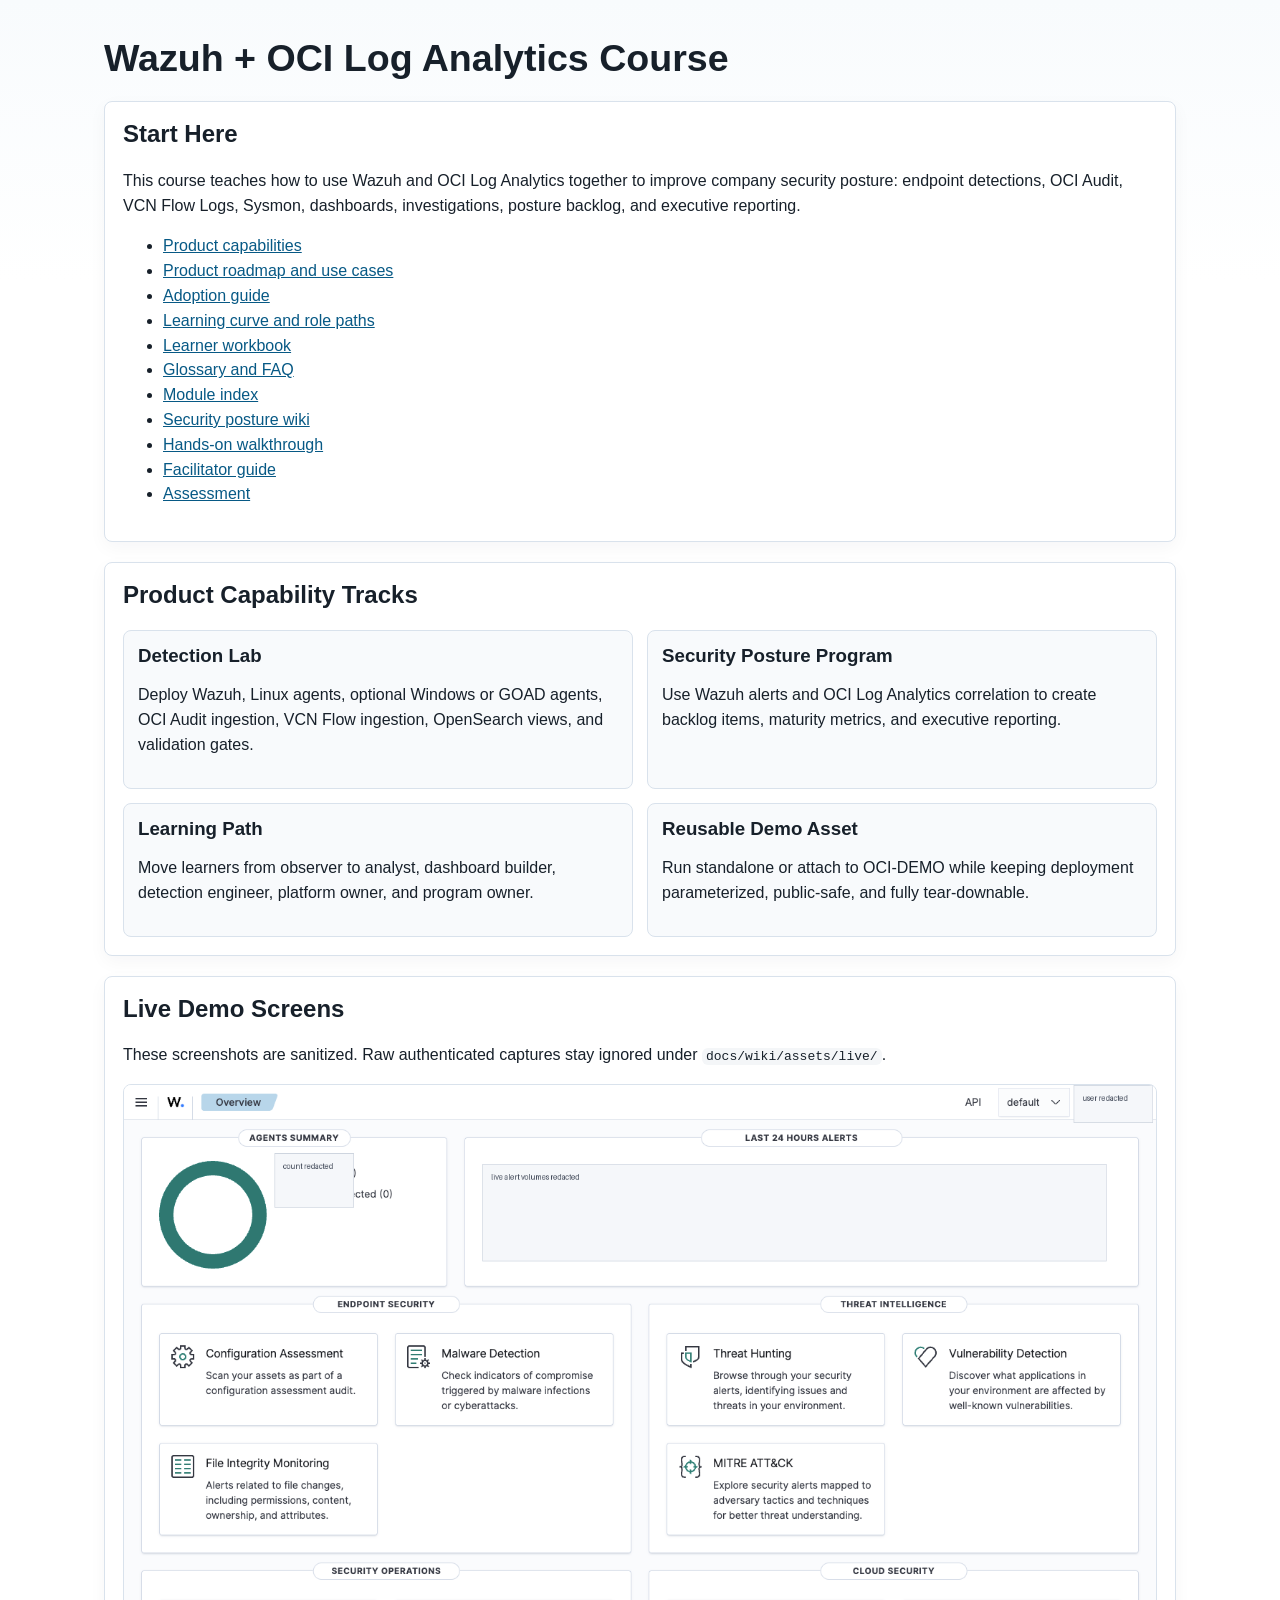
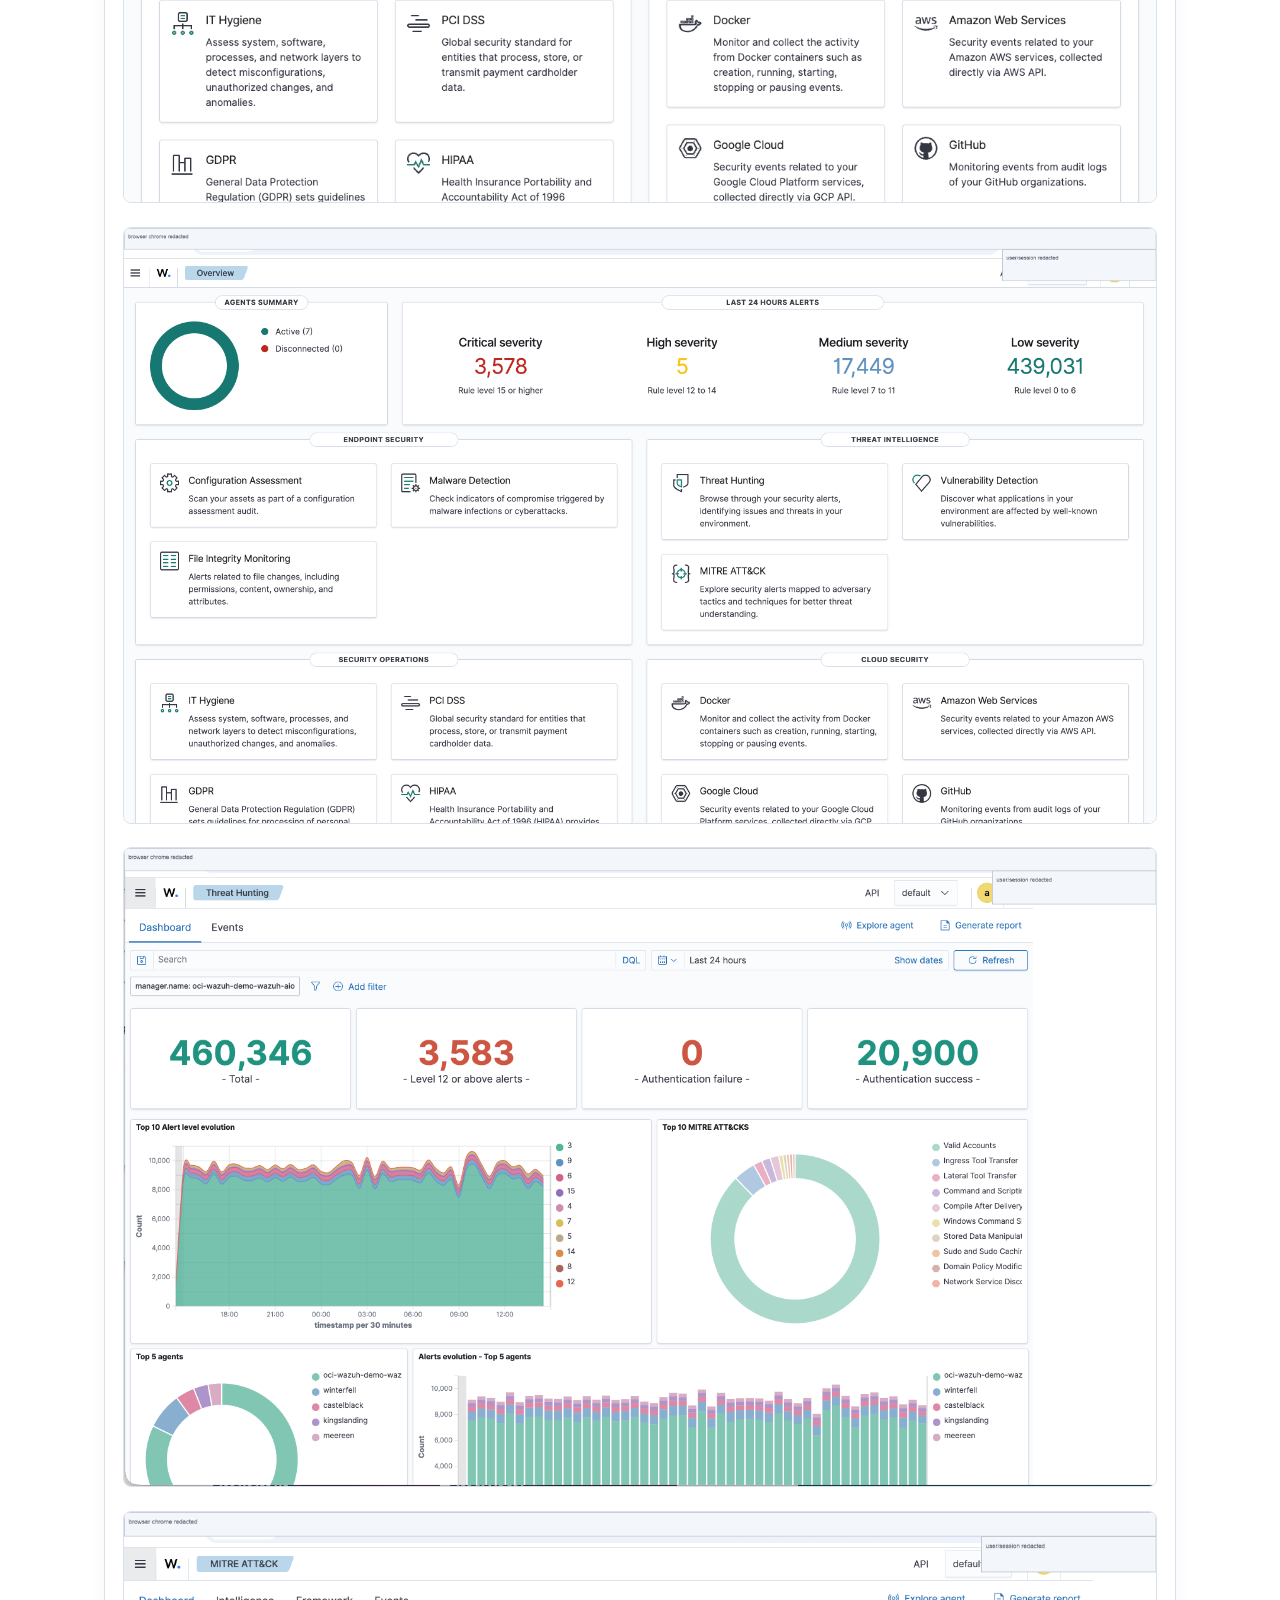
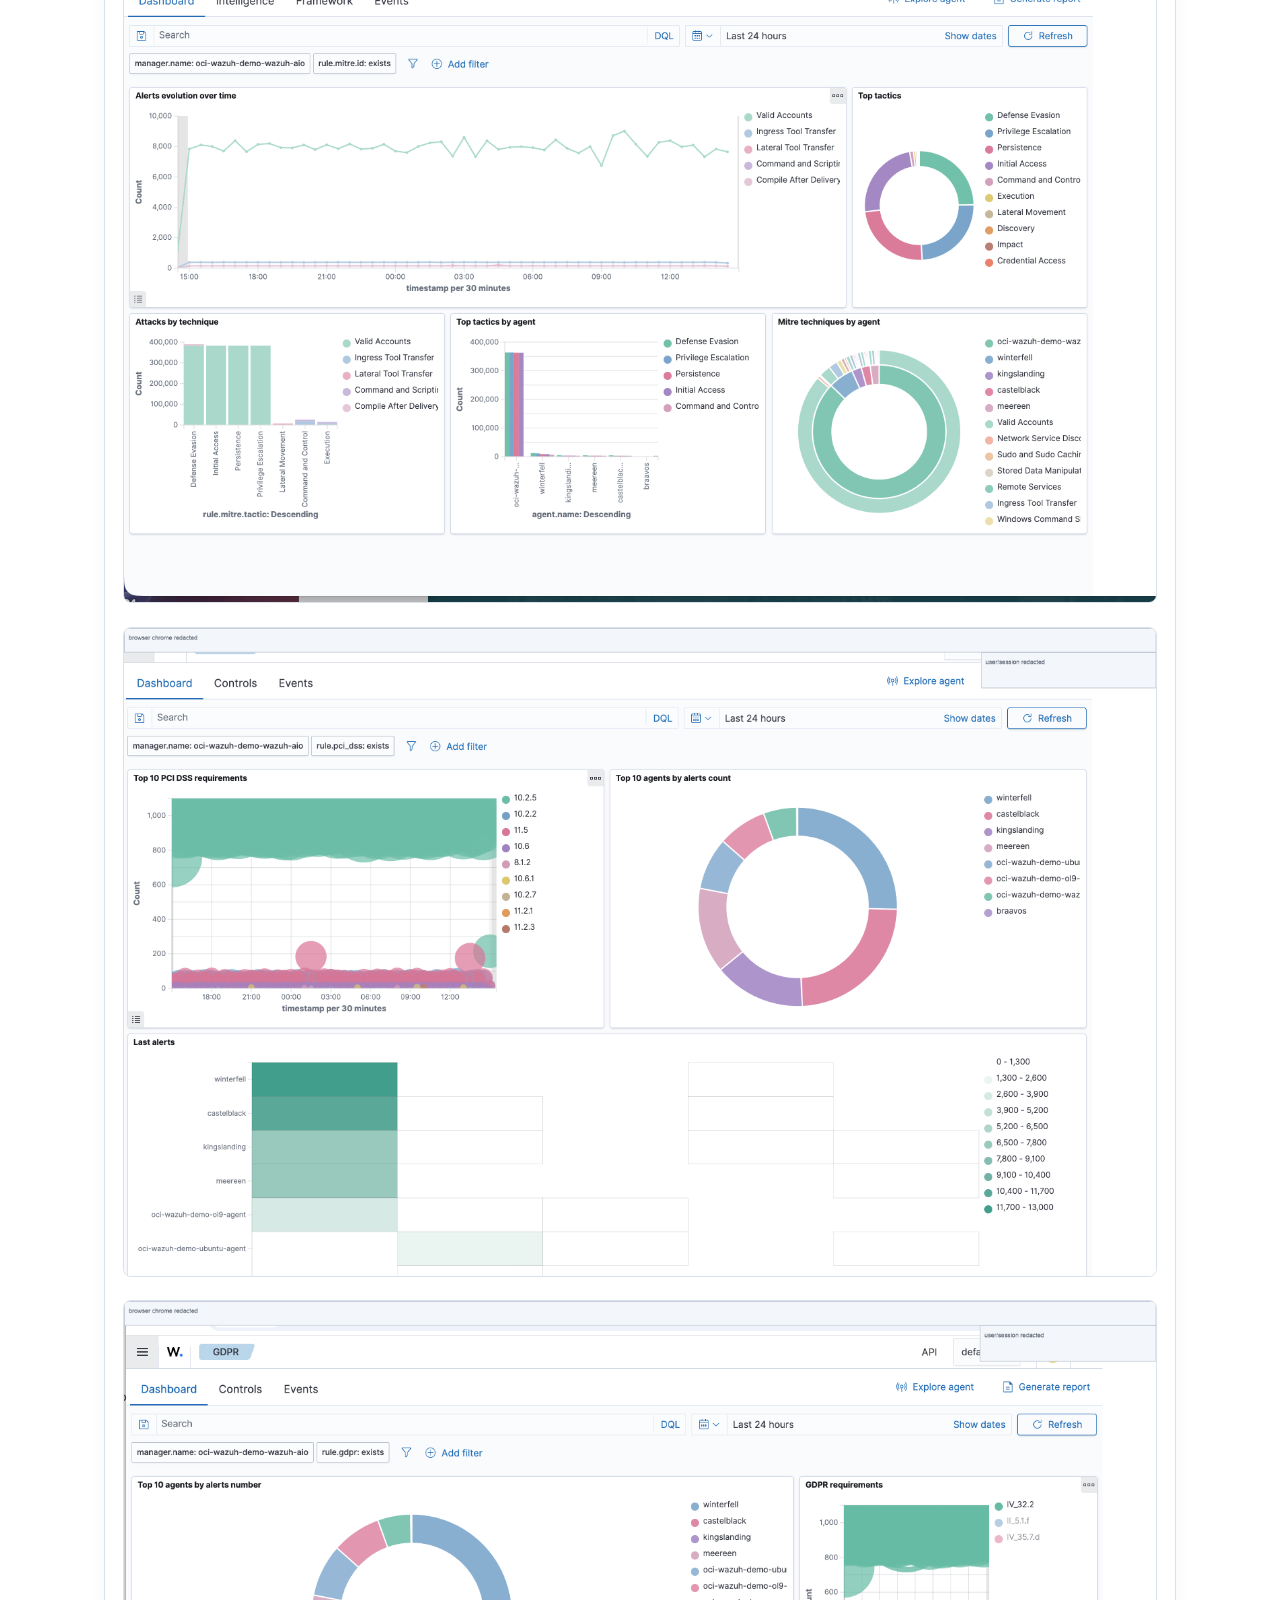
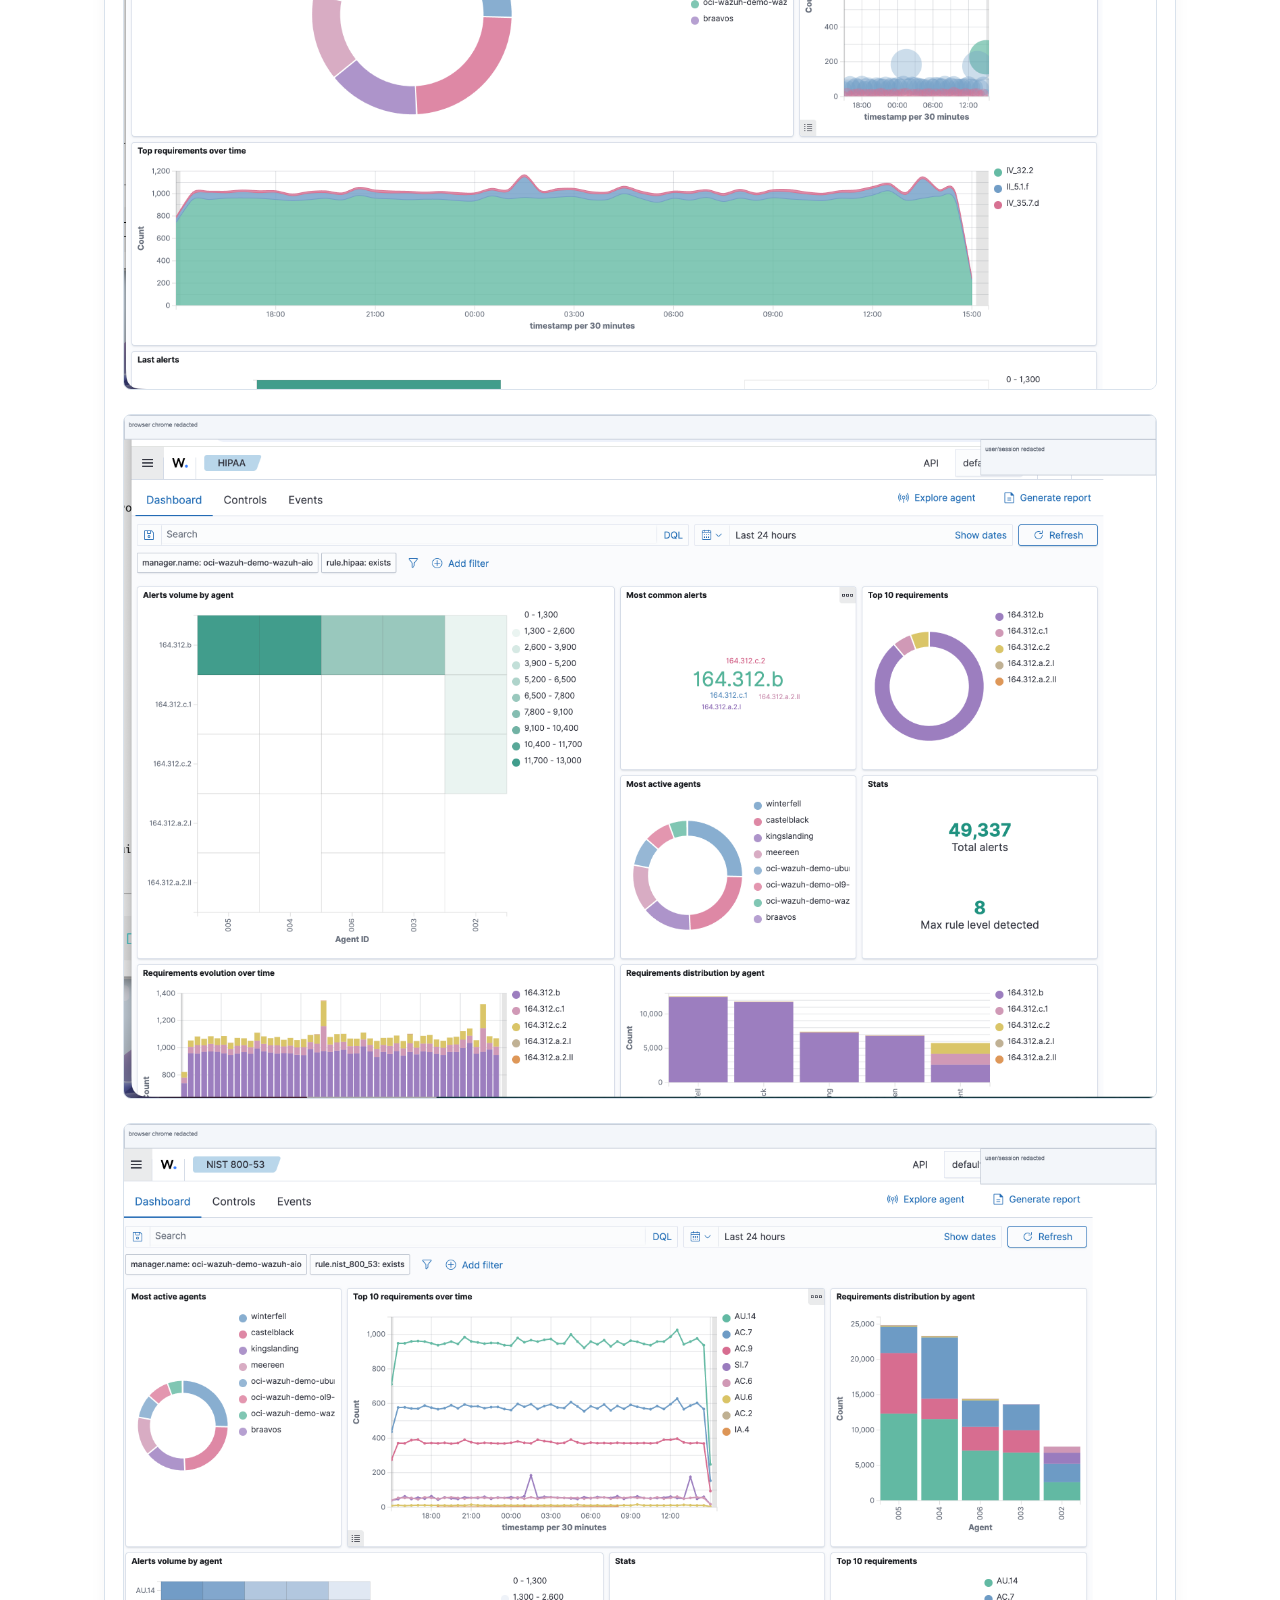
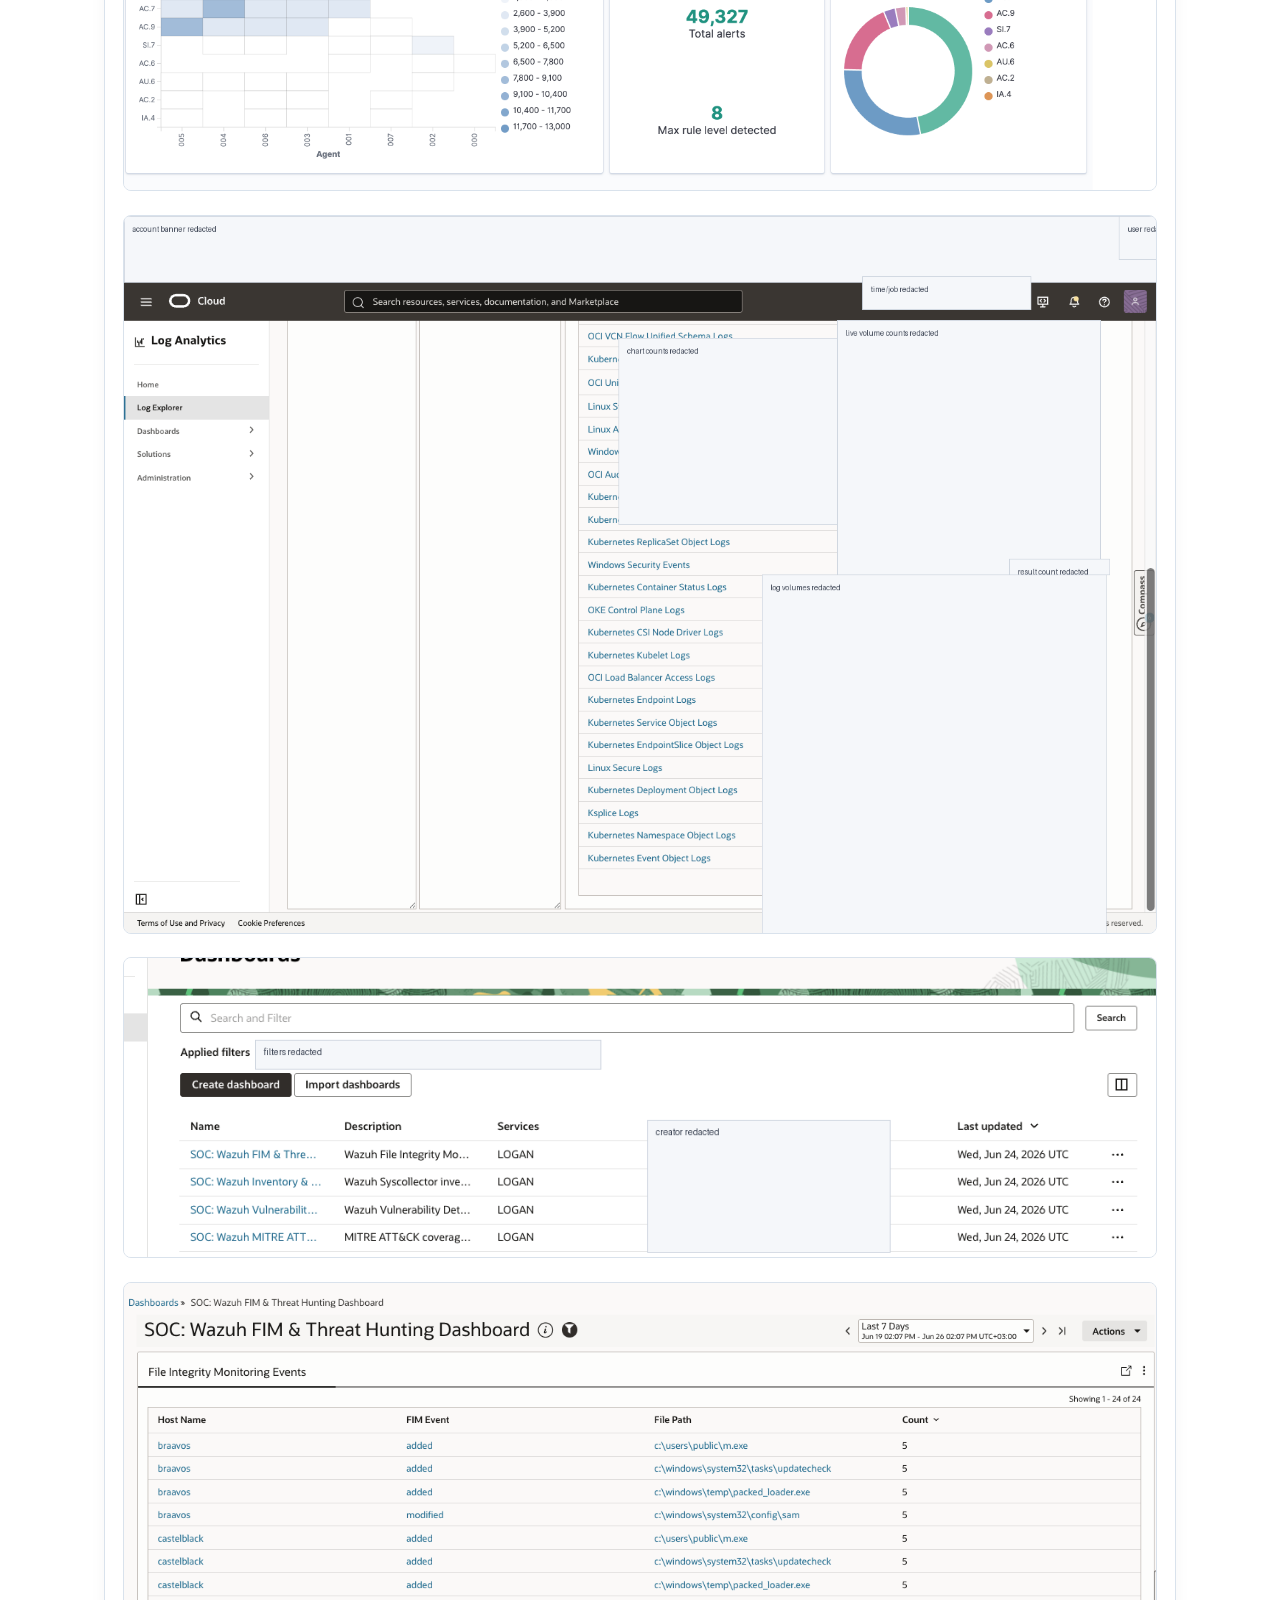
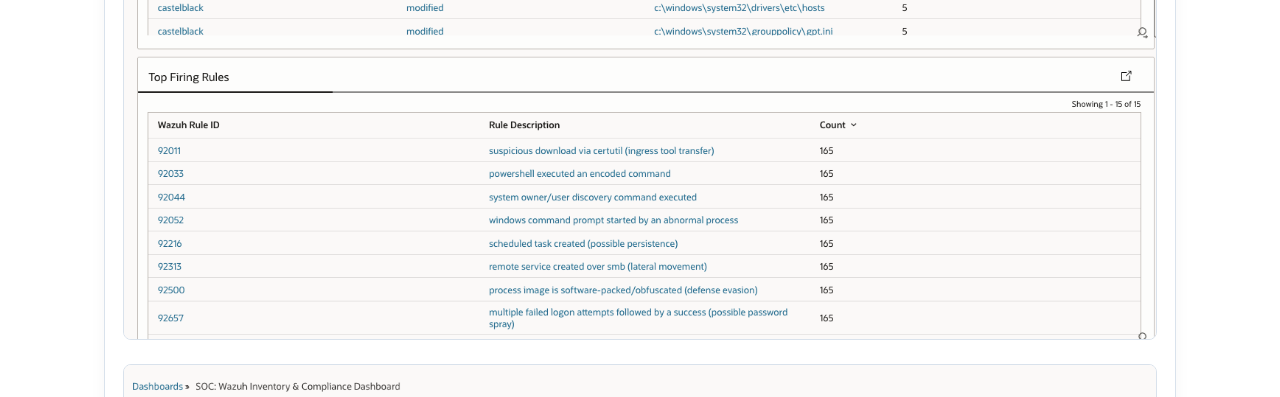
<file: index.html>
<!doctype html>
<html lang="en">
<head>
  <meta charset="utf-8">
  <meta name="viewport" content="width=device-width, initial-scale=1">
  <meta http-equiv="refresh" content="0; url=docs/wiki/">
  <title>OCI Wazuh Detection Lab Docs</title>
</head>
<body>
  <p><a href="docs/wiki/">Open the OCI Wazuh Detection Lab documentation</a>.</p>
</body>
</html>
</file>
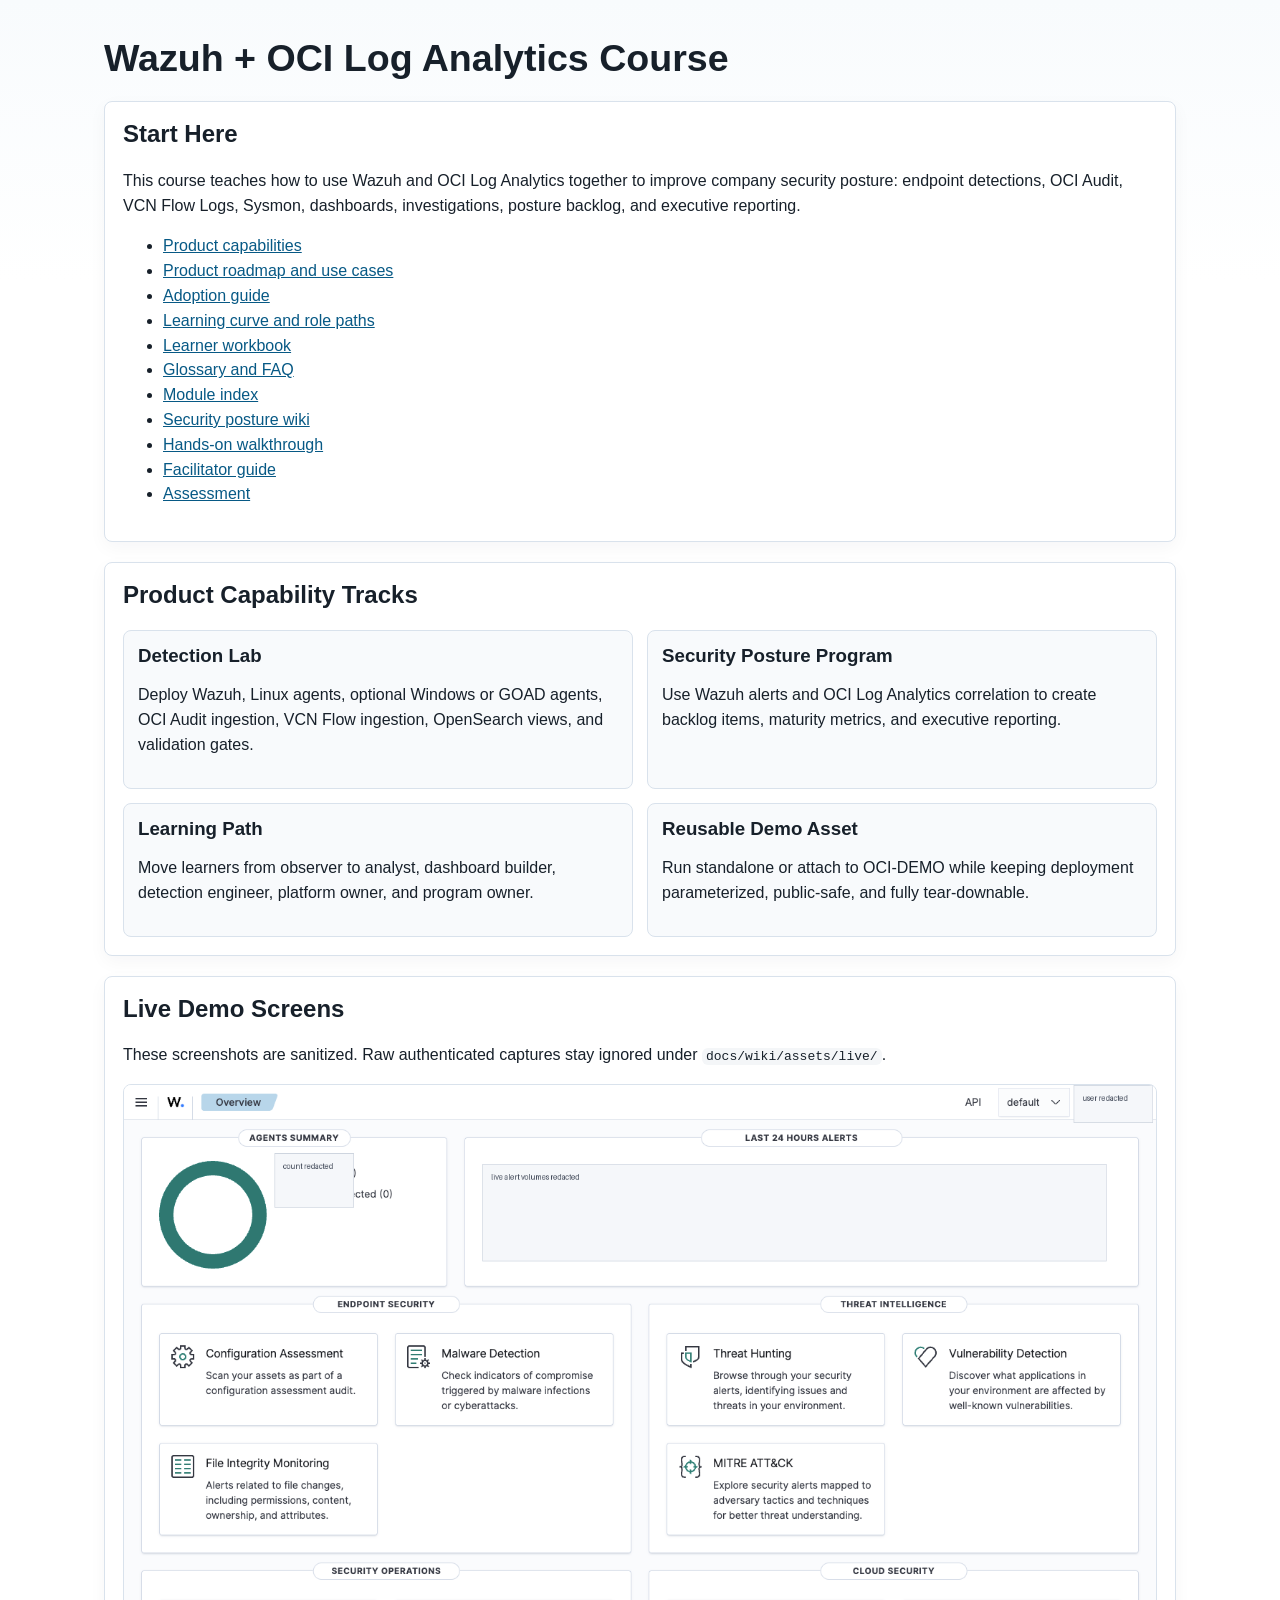
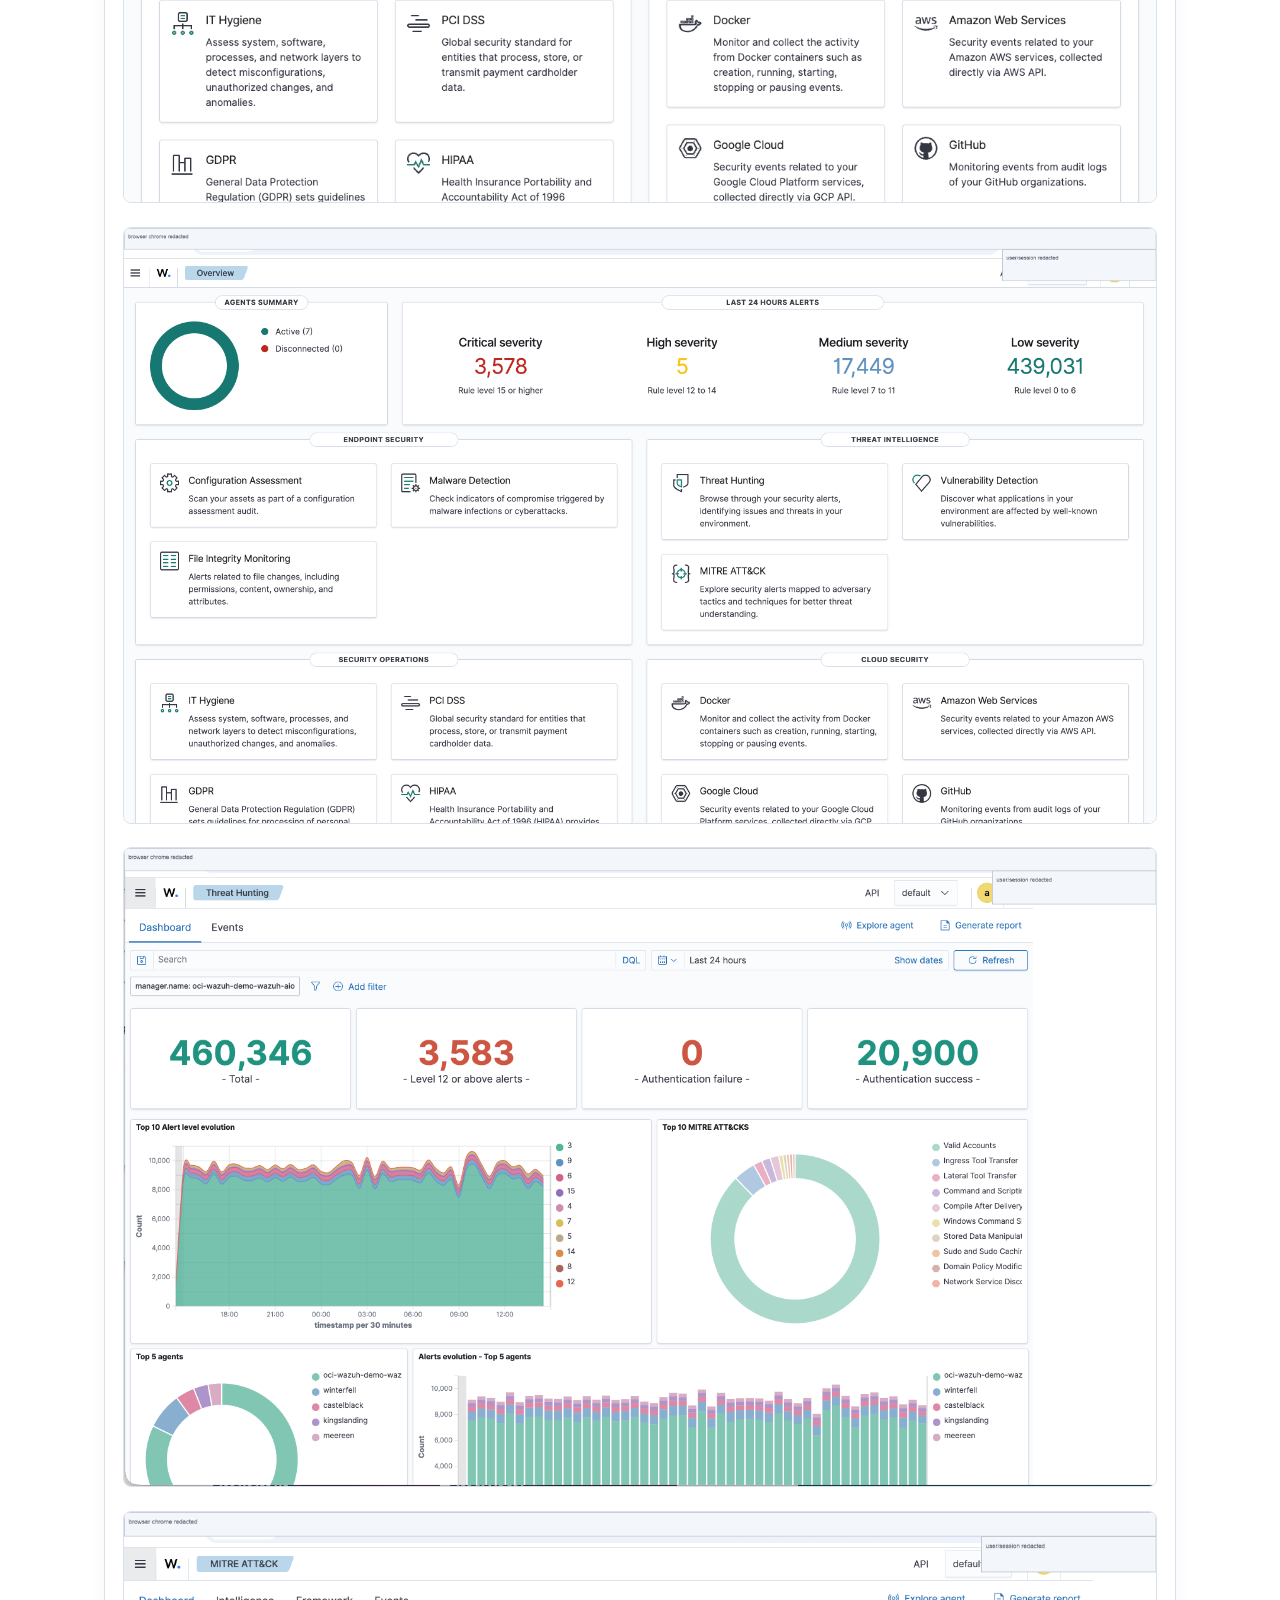
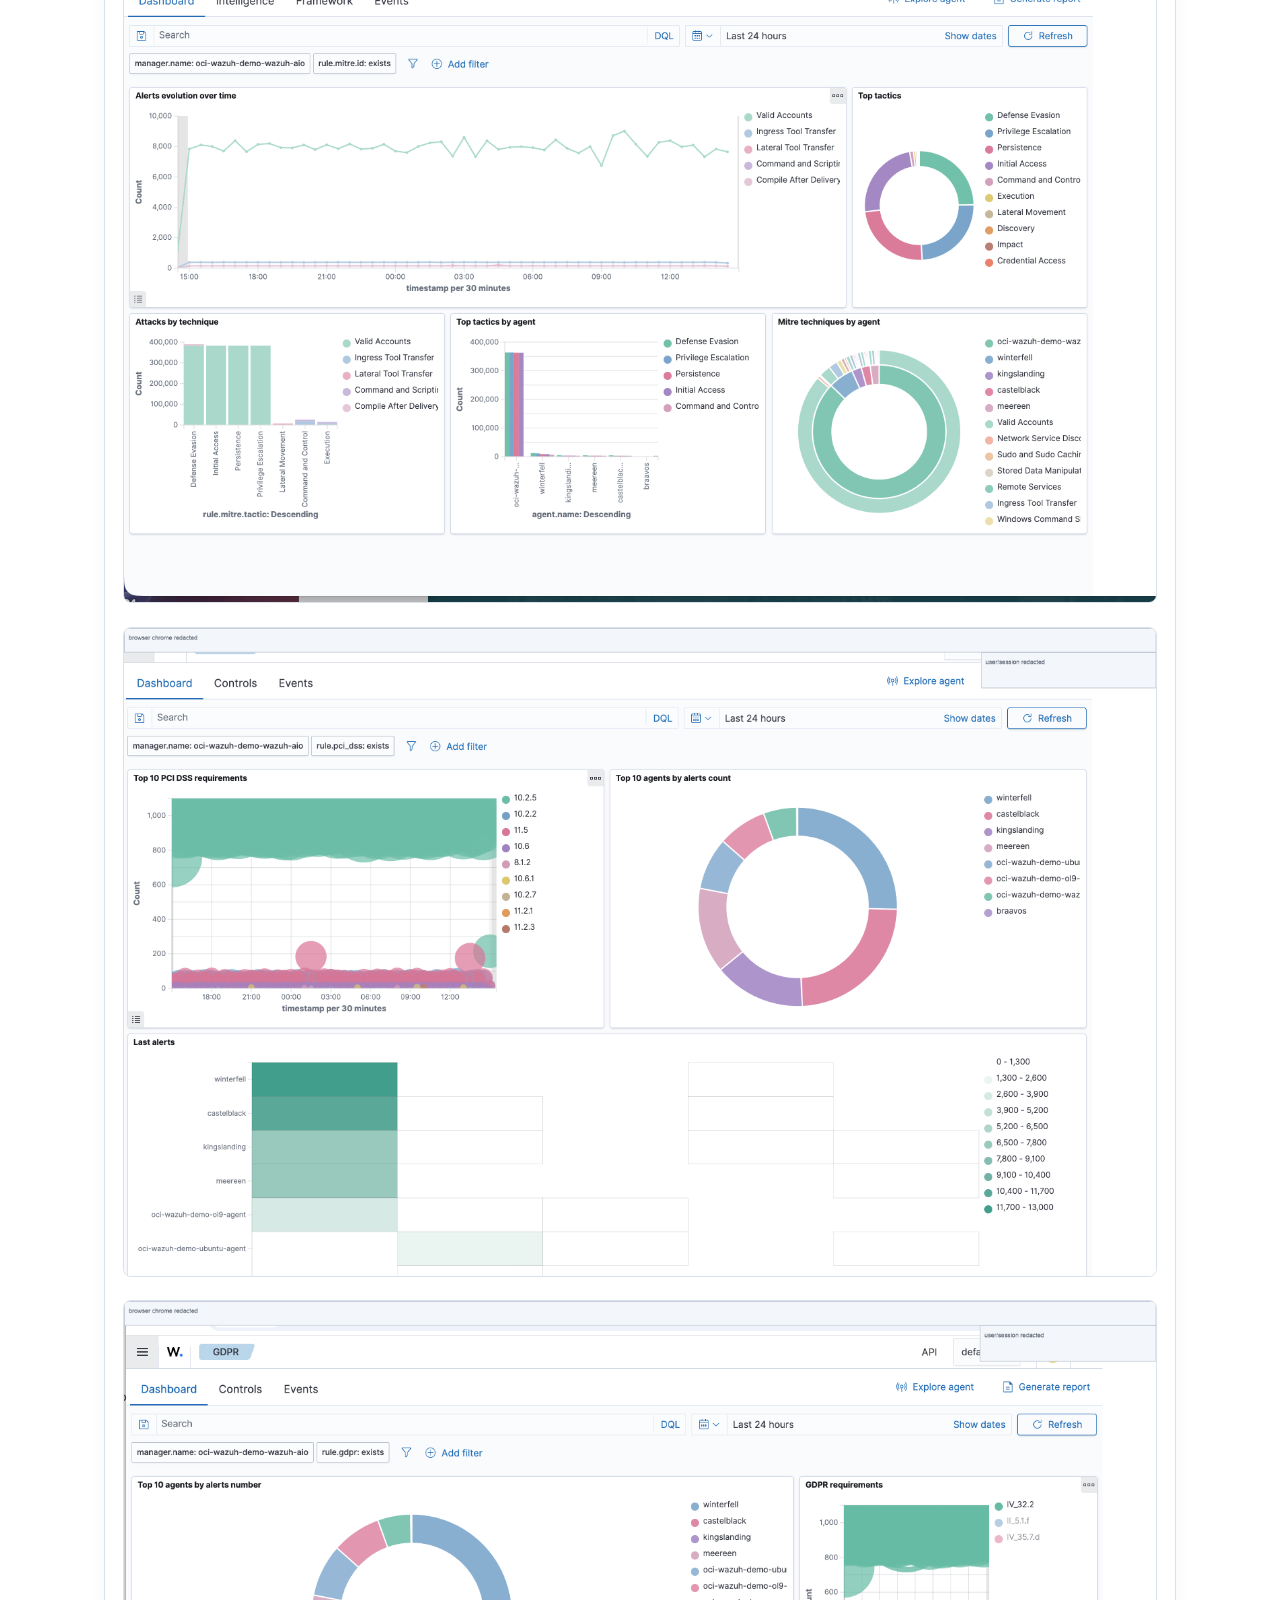
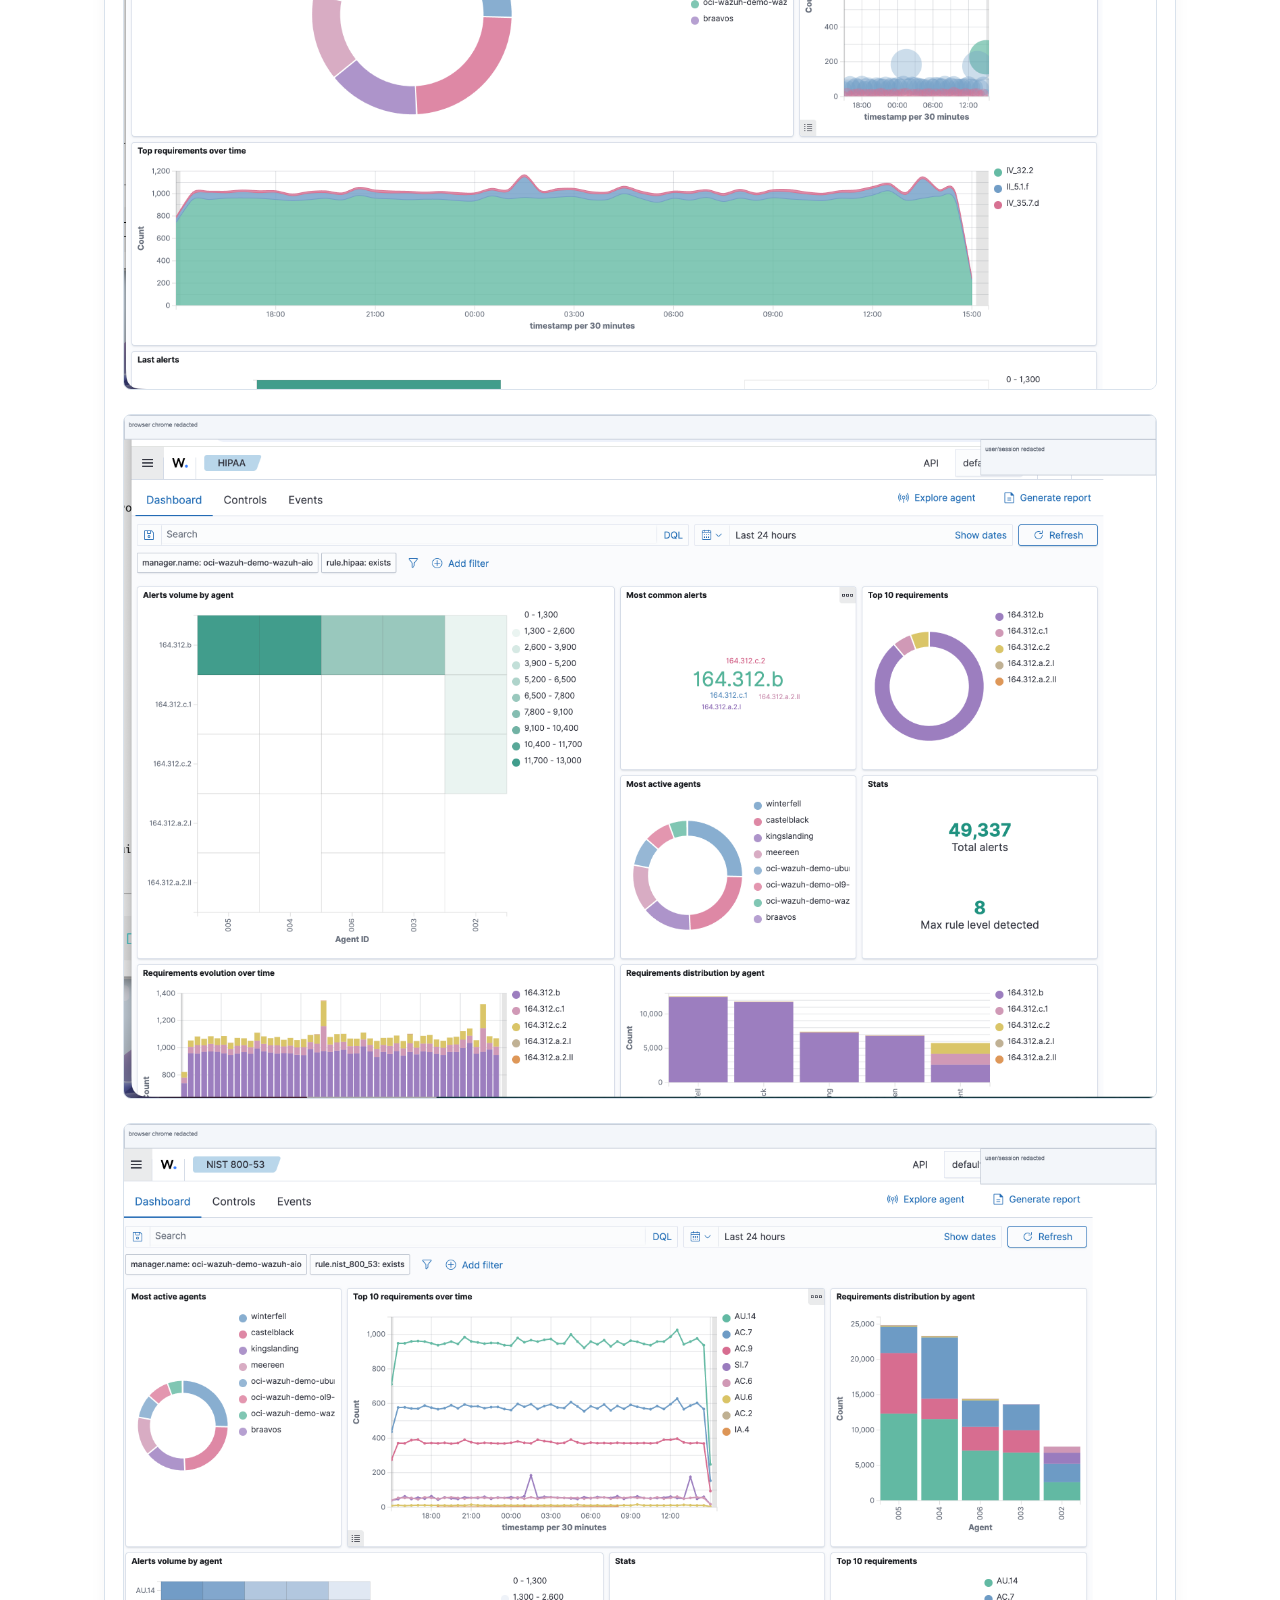
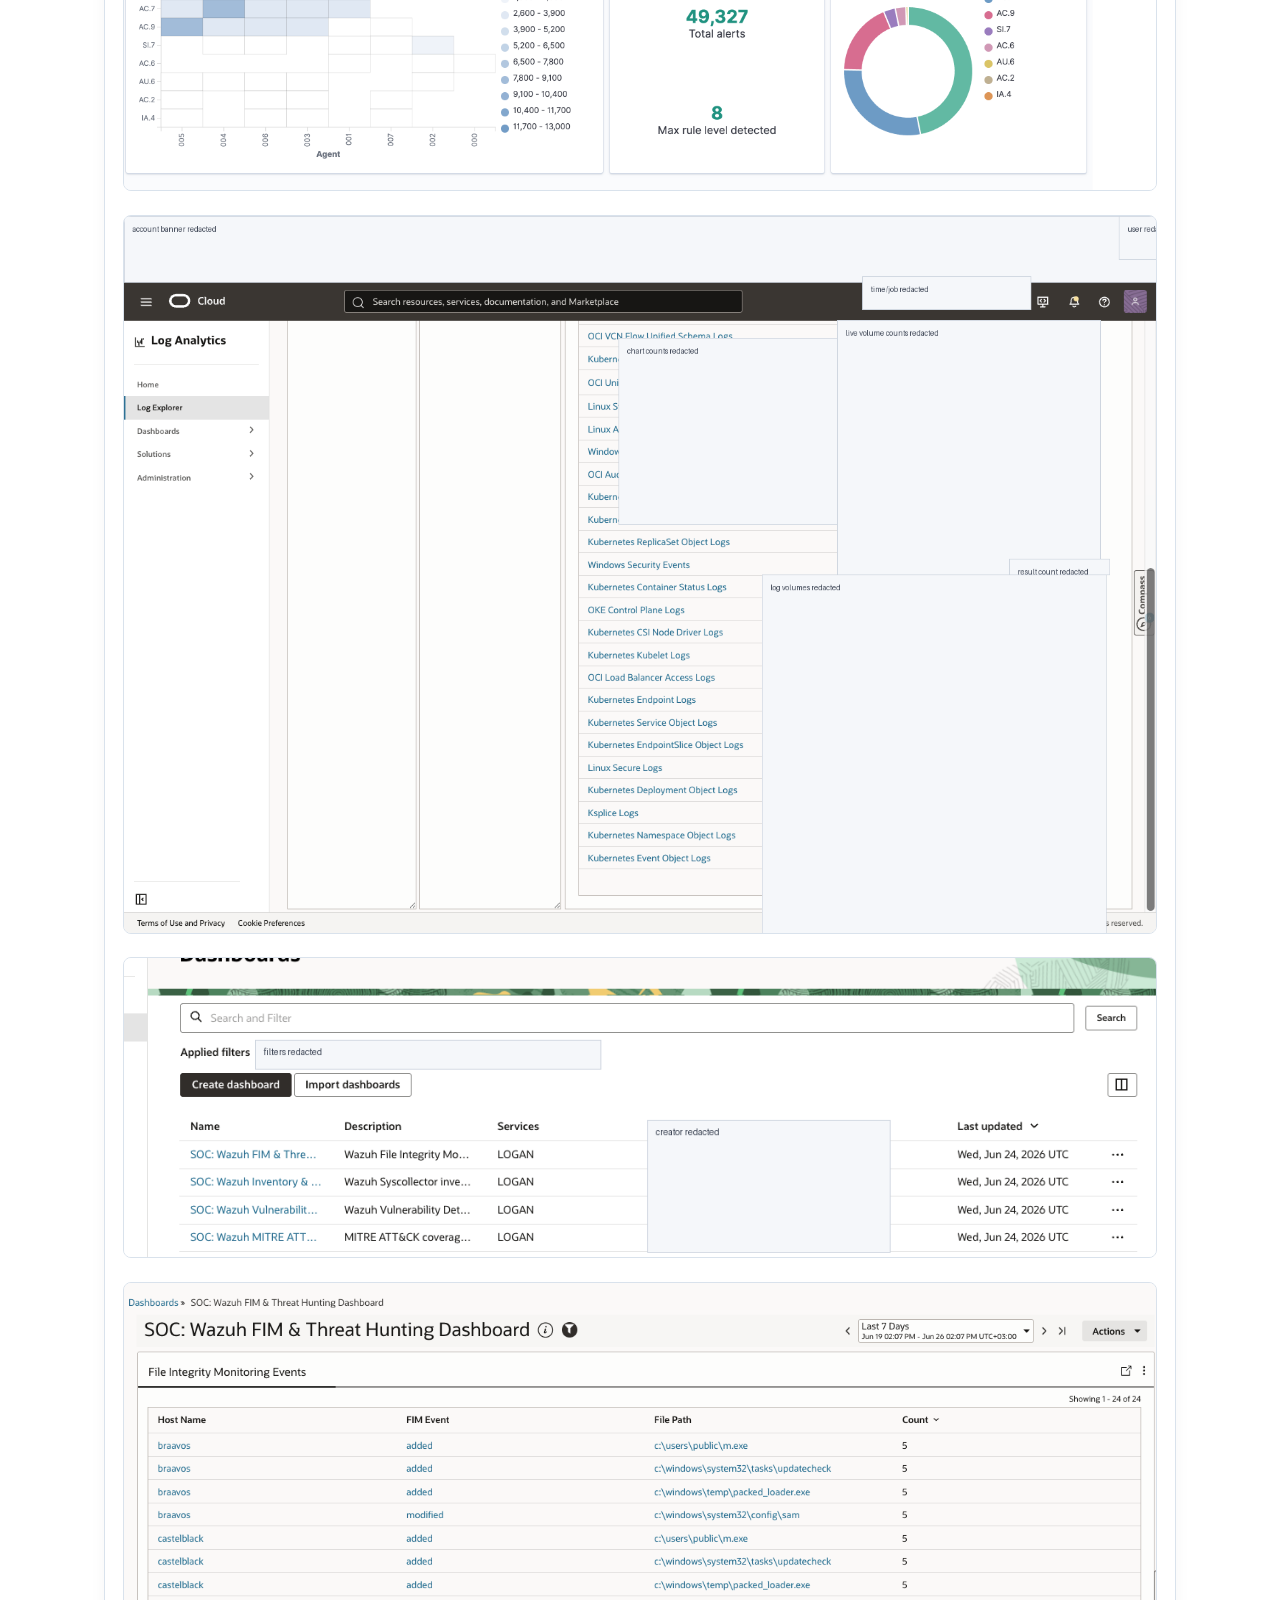
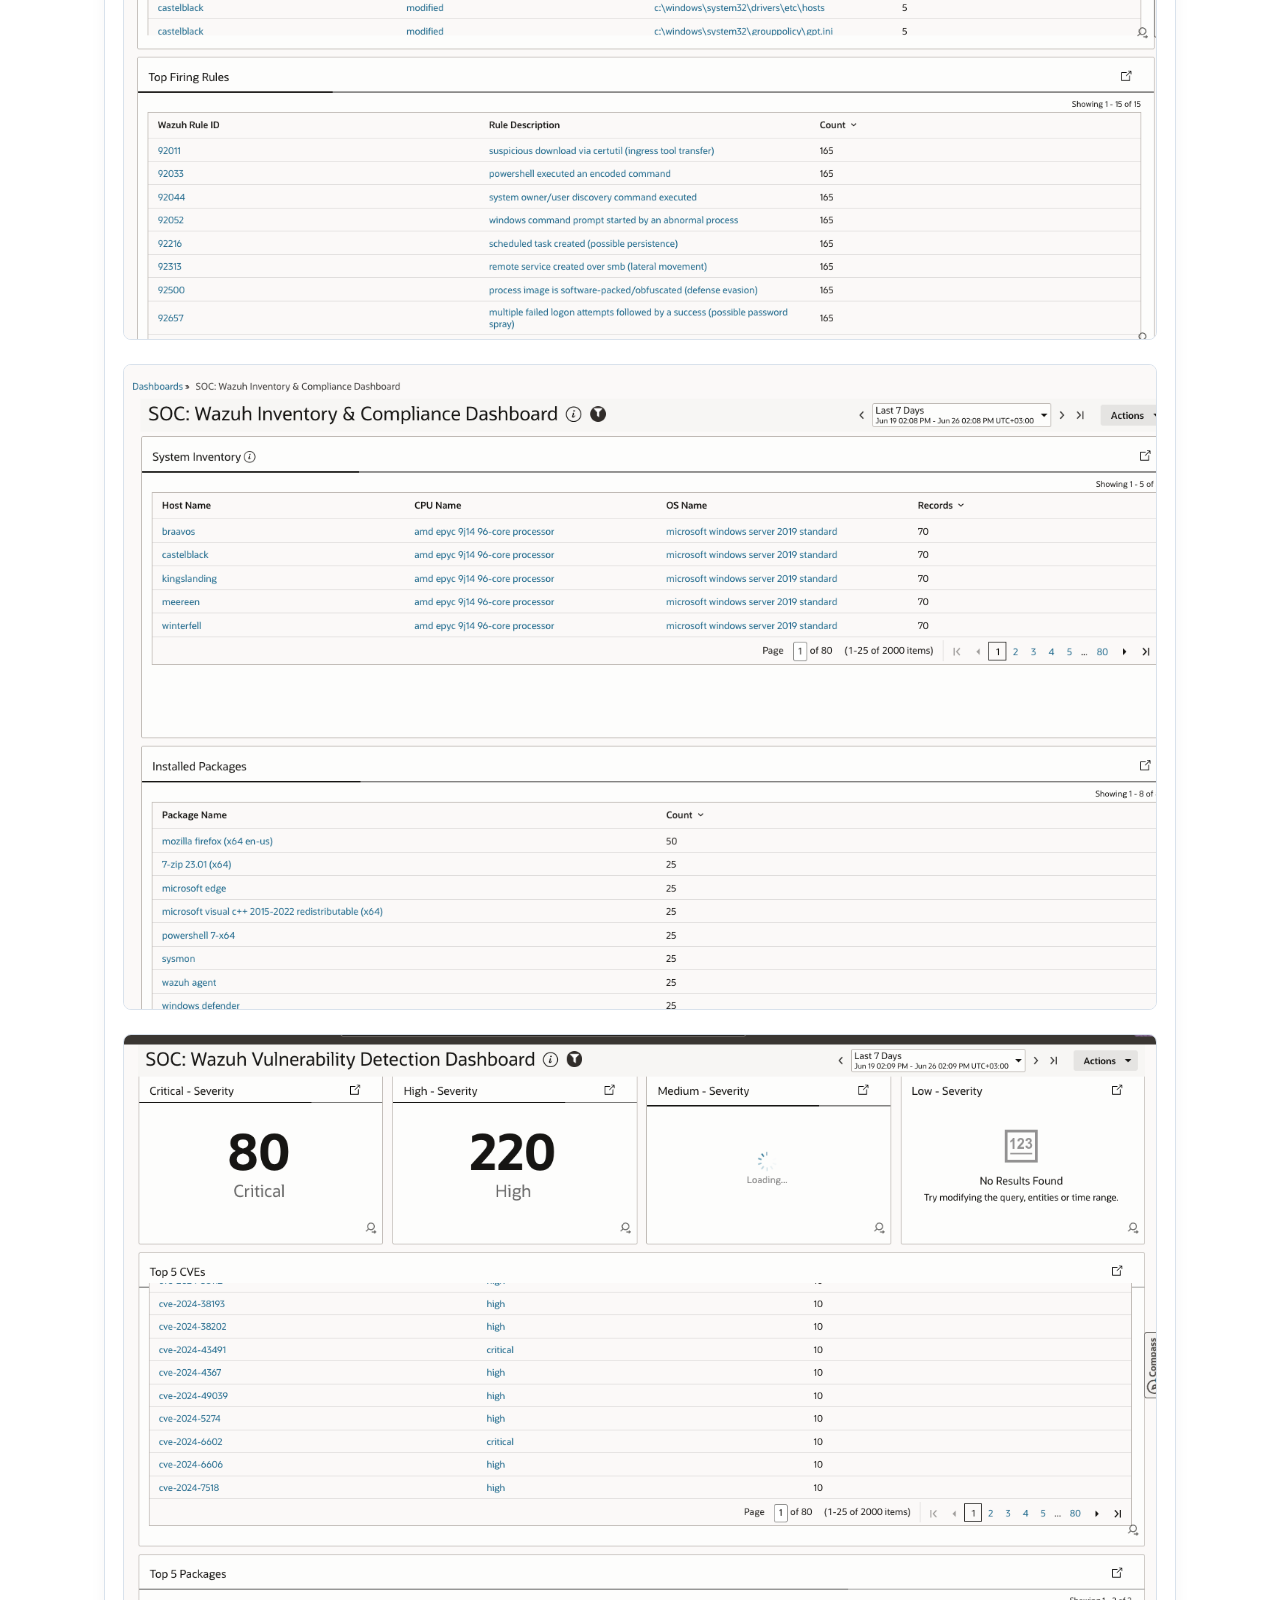
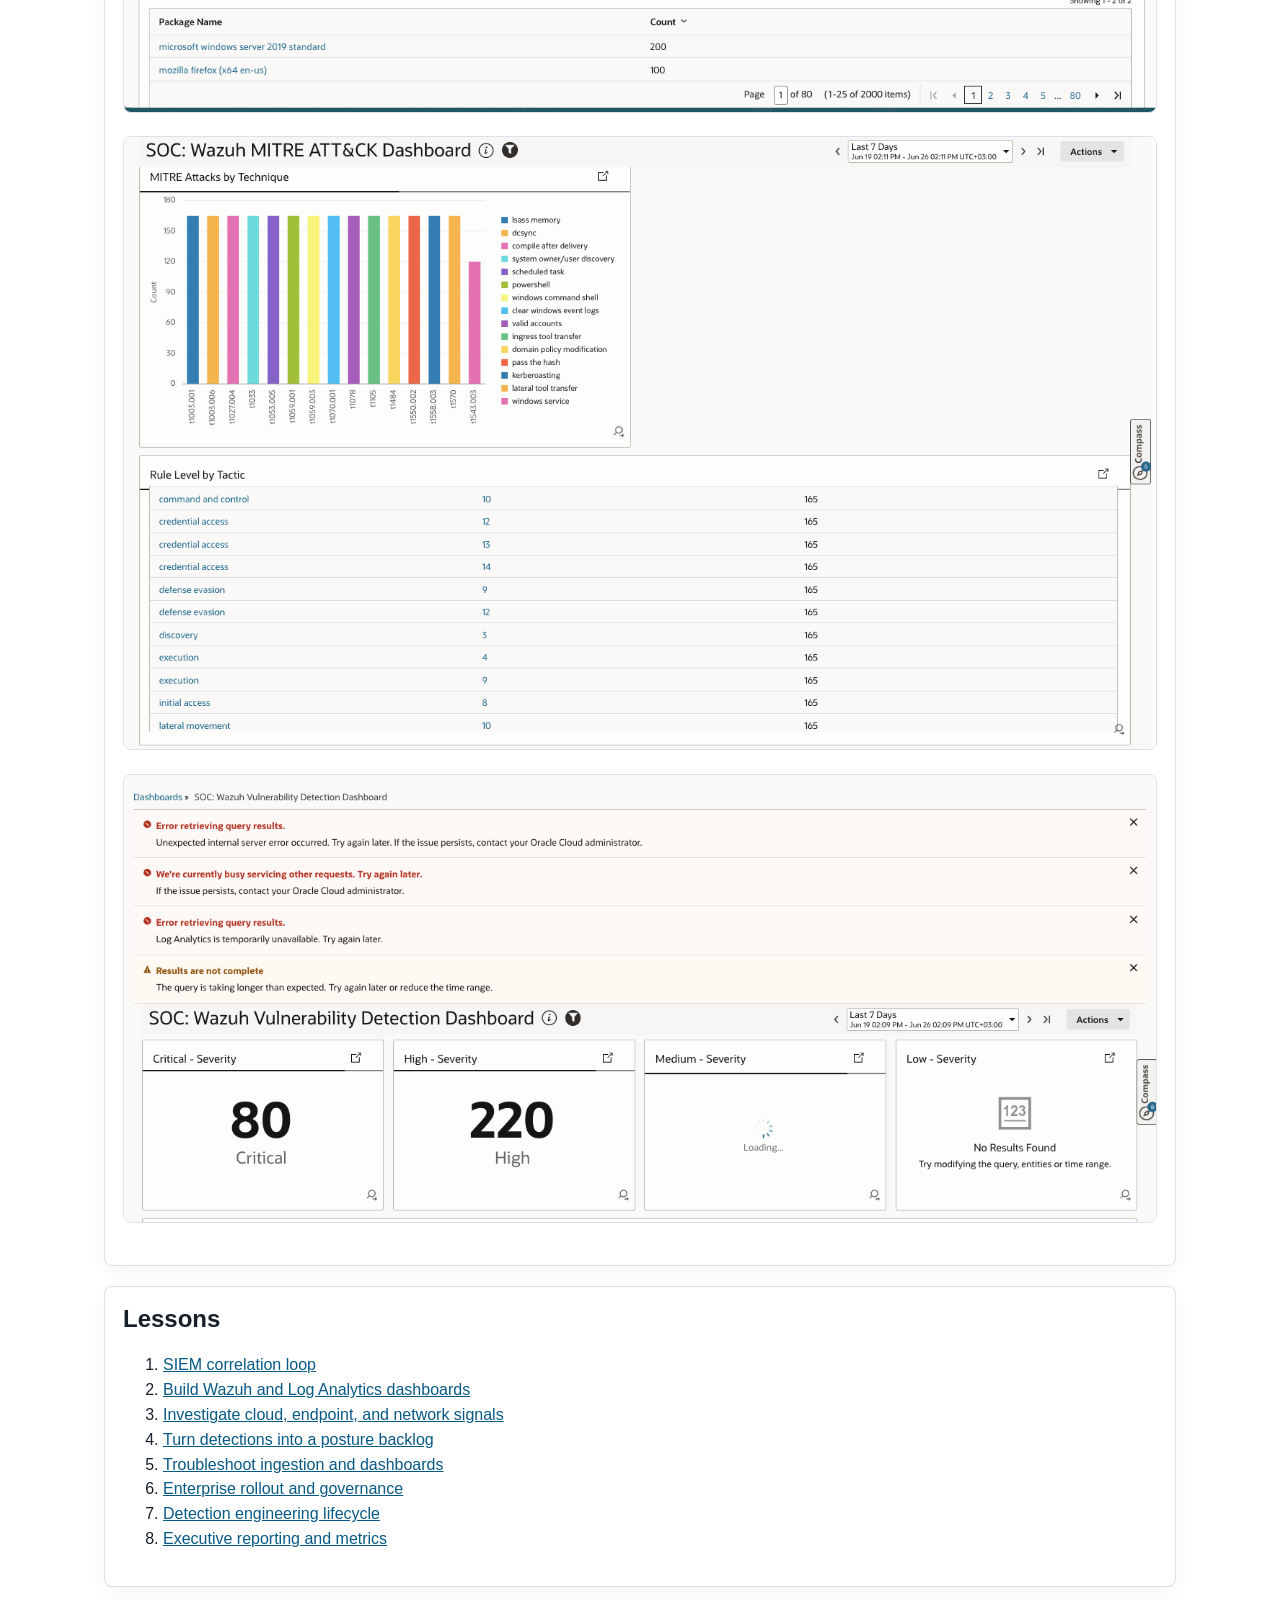
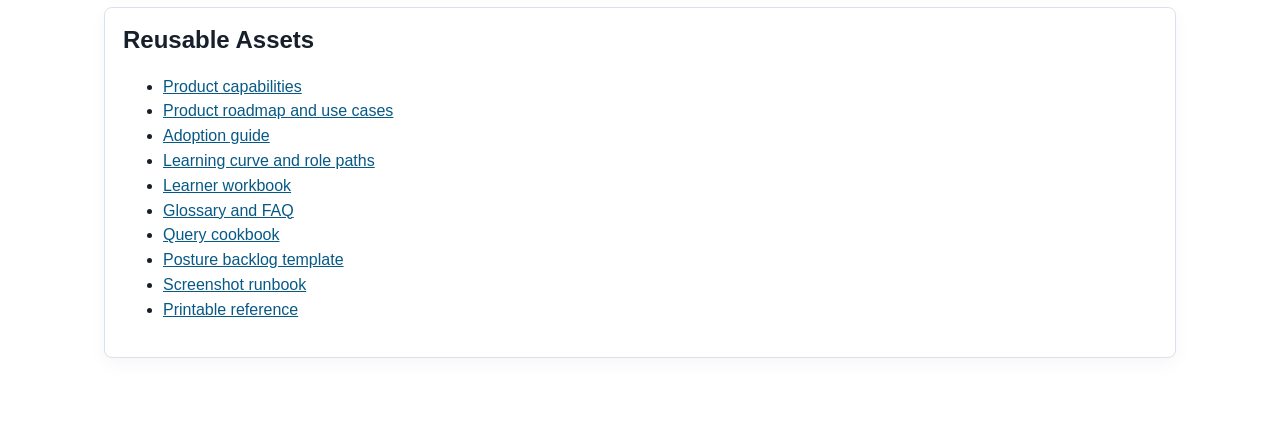
<file: docs/wiki/index.html>
<!doctype html>
<html lang="en">
<head>
  <meta charset="utf-8">
  <meta name="viewport" content="width=device-width, initial-scale=1">
  <title>Wazuh + OCI Log Analytics Course</title>
  <link rel="stylesheet" href="../../assets/teach.css">
</head>
<body>
  <h1>Wazuh + OCI Log Analytics Course</h1>

  <section class="module">
    <h2>Start Here</h2>
    <p>This course teaches how to use Wazuh and OCI Log Analytics together to improve company security posture: endpoint detections, OCI Audit, VCN Flow Logs, Sysmon, dashboards, investigations, posture backlog, and executive reporting.</p>
    <ul>
      <li><a href="WAZUH_LOG_ANALYTICS_PRODUCT_CAPABILITIES.md">Product capabilities</a></li>
      <li><a href="WAZUH_LOG_ANALYTICS_PRODUCT_ROADMAP.md">Product roadmap and use cases</a></li>
      <li><a href="WAZUH_LOG_ANALYTICS_ADOPTION_GUIDE.md">Adoption guide</a></li>
      <li><a href="WAZUH_LOG_ANALYTICS_LEARNING_CURVE.md">Learning curve and role paths</a></li>
      <li><a href="WAZUH_LOG_ANALYTICS_LEARNER_WORKBOOK.md">Learner workbook</a></li>
      <li><a href="WAZUH_LOG_ANALYTICS_GLOSSARY_FAQ.md">Glossary and FAQ</a></li>
      <li><a href="WAZUH_LOG_ANALYTICS_MODULE_INDEX.md">Module index</a></li>
      <li><a href="WAZUH_LOG_ANALYTICS_SECURITY_POSTURE.md">Security posture wiki</a></li>
      <li><a href="WAZUH_LOG_ANALYTICS_HANDS_ON.md">Hands-on walkthrough</a></li>
      <li><a href="WAZUH_LOG_ANALYTICS_FACILITATOR_GUIDE.md">Facilitator guide</a></li>
      <li><a href="WAZUH_LOG_ANALYTICS_ASSESSMENT.md">Assessment</a></li>
    </ul>
  </section>

  <section class="module">
    <h2>Product Capability Tracks</h2>
    <div class="dashboard-grid">
      <div class="evidence-card">
        <h3>Detection Lab</h3>
        <p>Deploy Wazuh, Linux agents, optional Windows or GOAD agents, OCI Audit ingestion, VCN Flow ingestion, OpenSearch views, and validation gates.</p>
      </div>
      <div class="evidence-card">
        <h3>Security Posture Program</h3>
        <p>Use Wazuh alerts and OCI Log Analytics correlation to create backlog items, maturity metrics, and executive reporting.</p>
      </div>
      <div class="evidence-card">
        <h3>Learning Path</h3>
        <p>Move learners from observer to analyst, dashboard builder, detection engineer, platform owner, and program owner.</p>
      </div>
      <div class="evidence-card">
        <h3>Reusable Demo Asset</h3>
        <p>Run standalone or attach to OCI-DEMO while keeping deployment parameterized, public-safe, and fully tear-downable.</p>
      </div>
    </div>
  </section>

  <section class="module">
    <h2>Live Demo Screens</h2>
    <p>These screenshots are sanitized. Raw authenticated captures stay ignored under <code>docs/wiki/assets/live/</code>.</p>
    <p><img src="assets/wazuh-authenticated-overview-sanitized.png" alt="Authenticated Wazuh overview with live values redacted" width="100%"></p>
    <p><img src="assets/wazuh-overview-live.png" alt="Wazuh overview showing active agents and last 24 hour severity counts with browser details redacted" width="100%"></p>
    <p><img src="assets/wazuh-threat-hunting-dashboard.png" alt="Wazuh threat hunting dashboard with alert volume and MITRE widgets" width="100%"></p>
    <p><img src="assets/wazuh-mitre-dashboard.png" alt="Wazuh MITRE ATT&CK dashboard with tactic and technique charts" width="100%"></p>
    <p><img src="assets/wazuh-pci-dss-dashboard.png" alt="Wazuh PCI DSS dashboard with compliance widgets" width="100%"></p>
    <p><img src="assets/wazuh-gdpr-dashboard.png" alt="Wazuh GDPR dashboard with control-mapped alerts" width="100%"></p>
    <p><img src="assets/wazuh-hipaa-dashboard.png" alt="Wazuh HIPAA dashboard with requirement and agent widgets" width="100%"></p>
    <p><img src="assets/wazuh-nist-800-53-dashboard.png" alt="Wazuh NIST 800-53 dashboard with control posture widgets" width="100%"></p>
    <p><img src="assets/oci-log-analytics-explorer-sanitized.png" alt="OCI Log Analytics Explorer with live values redacted" width="100%"></p>
    <p><img src="assets/logan-dashboard-list.png" alt="OCI Log Analytics Logan dashboard list with sensitive fields redacted" width="100%"></p>
    <p><img src="assets/logan-wazuh-fim-threat-hunting.png" alt="Logan Wazuh FIM and threat hunting dashboard" width="100%"></p>
    <p><img src="assets/logan-wazuh-inventory-compliance-top.png" alt="Logan Wazuh inventory and compliance dashboard" width="100%"></p>
    <p><img src="assets/logan-wazuh-vulnerability-severity.png" alt="Logan Wazuh vulnerability severity dashboard" width="100%"></p>
    <p><img src="assets/logan-wazuh-mitre-techniques.png" alt="Logan Wazuh MITRE ATT&CK dashboard" width="100%"></p>
    <p><img src="assets/logan-dashboard-query-errors.png" alt="OCI Log Analytics dashboard query error state" width="100%"></p>
  </section>

  <section class="module">
    <h2>Lessons</h2>
    <ol>
      <li><a href="../../lessons/0001-siem-correlation-loop.html">SIEM correlation loop</a></li>
      <li><a href="../../lessons/0002-build-security-dashboards.html">Build Wazuh and Log Analytics dashboards</a></li>
      <li><a href="../../lessons/0003-investigate-cloud-endpoint-network.html">Investigate cloud, endpoint, and network signals</a></li>
      <li><a href="../../lessons/0004-turn-detections-into-posture-backlog.html">Turn detections into a posture backlog</a></li>
      <li><a href="../../lessons/0005-troubleshoot-ingestion-and-dashboards.html">Troubleshoot ingestion and dashboards</a></li>
      <li><a href="../../lessons/0006-enterprise-rollout-and-governance.html">Enterprise rollout and governance</a></li>
      <li><a href="../../lessons/0007-detection-engineering-lifecycle.html">Detection engineering lifecycle</a></li>
      <li><a href="../../lessons/0008-executive-reporting-and-metrics.html">Executive reporting and metrics</a></li>
    </ol>
  </section>

  <section class="module">
    <h2>Reusable Assets</h2>
    <ul>
      <li><a href="WAZUH_LOG_ANALYTICS_PRODUCT_CAPABILITIES.md">Product capabilities</a></li>
      <li><a href="WAZUH_LOG_ANALYTICS_PRODUCT_ROADMAP.md">Product roadmap and use cases</a></li>
      <li><a href="WAZUH_LOG_ANALYTICS_ADOPTION_GUIDE.md">Adoption guide</a></li>
      <li><a href="WAZUH_LOG_ANALYTICS_LEARNING_CURVE.md">Learning curve and role paths</a></li>
      <li><a href="WAZUH_LOG_ANALYTICS_LEARNER_WORKBOOK.md">Learner workbook</a></li>
      <li><a href="WAZUH_LOG_ANALYTICS_GLOSSARY_FAQ.md">Glossary and FAQ</a></li>
      <li><a href="WAZUH_LOG_ANALYTICS_QUERY_COOKBOOK.md">Query cookbook</a></li>
      <li><a href="WAZUH_LOG_ANALYTICS_POSTURE_BACKLOG_TEMPLATE.md">Posture backlog template</a></li>
      <li><a href="WAZUH_LOG_ANALYTICS_SCREENSHOT_RUNBOOK.md">Screenshot runbook</a></li>
      <li><a href="../../reference/0001-wazuh-log-analytics-security-posture.html">Printable reference</a></li>
    </ul>
  </section>
</body>
</html>
</file>
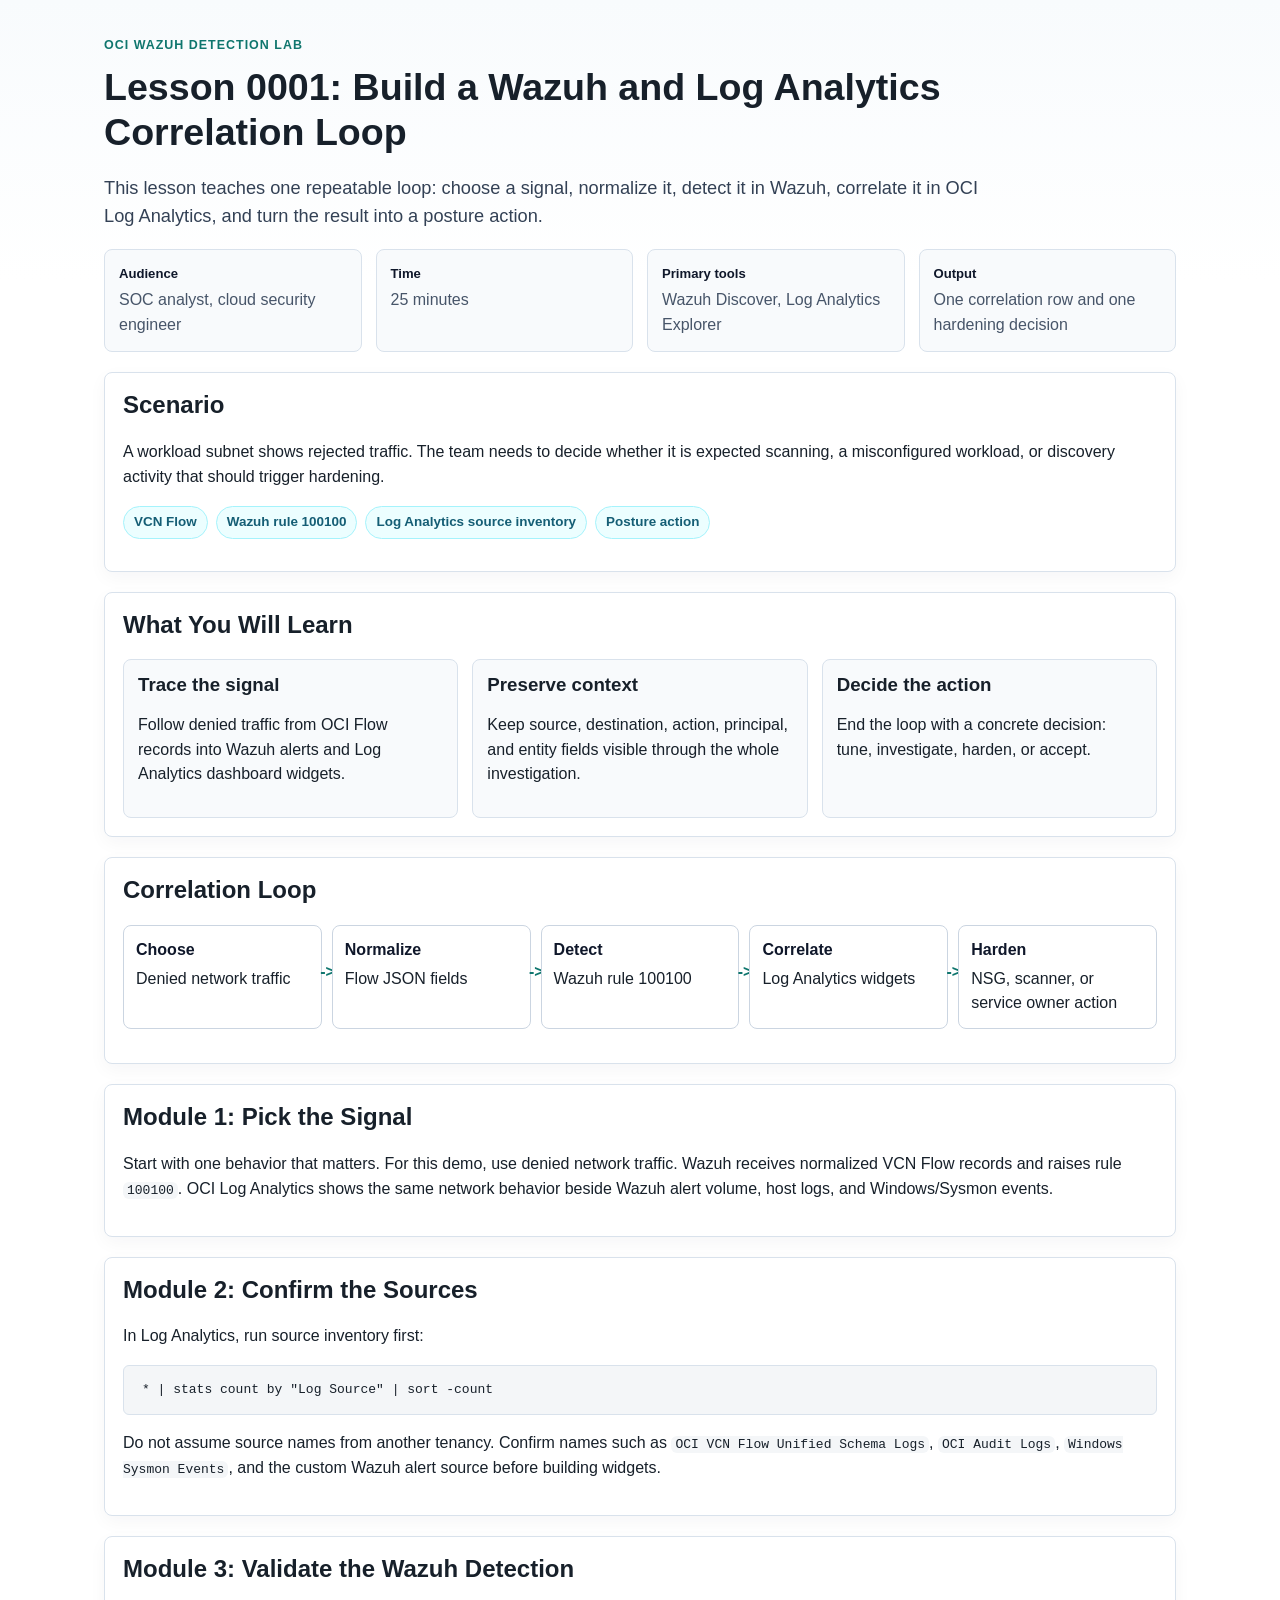
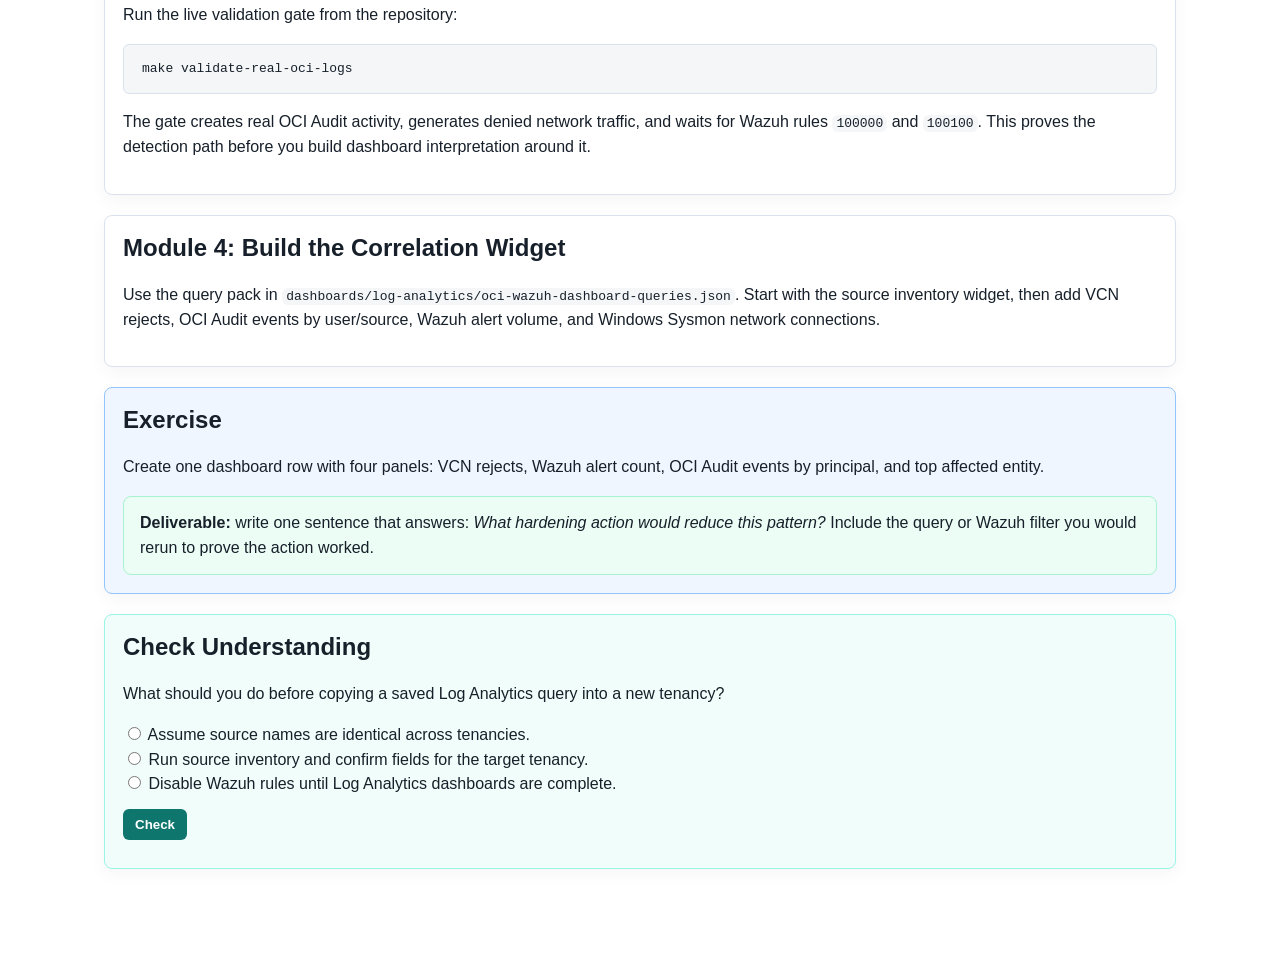
<file: lessons/0001-siem-correlation-loop.html>
<!doctype html>
<html lang="en">
<head>
  <meta charset="utf-8">
  <meta name="viewport" content="width=device-width, initial-scale=1">
  <title>Lesson 0001: Build a Wazuh and Log Analytics Correlation Loop</title>
  <link rel="stylesheet" href="../assets/teach.css">
</head>
<body>
  <p class="kicker">OCI Wazuh Detection Lab</p>
  <h1>Lesson 0001: Build a Wazuh and Log Analytics Correlation Loop</h1>

  <p class="lead">This lesson teaches one repeatable loop: choose a signal, normalize it, detect it in Wazuh, correlate it in OCI Log Analytics, and turn the result into a posture action.</p>

  <div class="lesson-meta">
    <div class="meta-item"><strong>Audience</strong><span>SOC analyst, cloud security engineer</span></div>
    <div class="meta-item"><strong>Time</strong><span>25 minutes</span></div>
    <div class="meta-item"><strong>Primary tools</strong><span>Wazuh Discover, Log Analytics Explorer</span></div>
    <div class="meta-item"><strong>Output</strong><span>One correlation row and one hardening decision</span></div>
  </div>

  <section class="module">
    <h2>Scenario</h2>
    <p>A workload subnet shows rejected traffic. The team needs to decide whether it is expected scanning, a misconfigured workload, or discovery activity that should trigger hardening.</p>
    <div class="badge-row">
      <span class="badge">VCN Flow</span>
      <span class="badge">Wazuh rule 100100</span>
      <span class="badge">Log Analytics source inventory</span>
      <span class="badge">Posture action</span>
    </div>
  </section>

  <section class="module">
    <h2>What You Will Learn</h2>
    <div class="objective-grid">
      <div class="objective">
        <h3>Trace the signal</h3>
        <p>Follow denied traffic from OCI Flow records into Wazuh alerts and Log Analytics dashboard widgets.</p>
      </div>
      <div class="objective">
        <h3>Preserve context</h3>
        <p>Keep source, destination, action, principal, and entity fields visible through the whole investigation.</p>
      </div>
      <div class="objective">
        <h3>Decide the action</h3>
        <p>End the loop with a concrete decision: tune, investigate, harden, or accept.</p>
      </div>
    </div>
  </section>

  <section class="module">
    <h2>Correlation Loop</h2>
    <div class="flow">
      <div class="flow-step"><strong>Choose</strong><span>Denied network traffic</span></div>
      <div class="flow-step"><strong>Normalize</strong><span>Flow JSON fields</span></div>
      <div class="flow-step"><strong>Detect</strong><span>Wazuh rule 100100</span></div>
      <div class="flow-step"><strong>Correlate</strong><span>Log Analytics widgets</span></div>
      <div class="flow-step"><strong>Harden</strong><span>NSG, scanner, or service owner action</span></div>
    </div>
  </section>

  <section class="module">
    <h2>Module 1: Pick the Signal</h2>
    <p>Start with one behavior that matters. For this demo, use denied network traffic. Wazuh receives normalized VCN Flow records and raises rule <code>100100</code>. OCI Log Analytics shows the same network behavior beside Wazuh alert volume, host logs, and Windows/Sysmon events.</p>
  </section>

  <section class="module">
    <h2>Module 2: Confirm the Sources</h2>
    <p>In Log Analytics, run source inventory first:</p>
    <pre><code>* | stats count by "Log Source" | sort -count</code></pre>
    <p>Do not assume source names from another tenancy. Confirm names such as <code>OCI VCN Flow Unified Schema Logs</code>, <code>OCI Audit Logs</code>, <code>Windows Sysmon Events</code>, and the custom Wazuh alert source before building widgets.</p>
  </section>

  <section class="module">
    <h2>Module 3: Validate the Wazuh Detection</h2>
    <p>Run the live validation gate from the repository:</p>
    <pre><code>make validate-real-oci-logs</code></pre>
    <p>The gate creates real OCI Audit activity, generates denied network traffic, and waits for Wazuh rules <code>100000</code> and <code>100100</code>. This proves the detection path before you build dashboard interpretation around it.</p>
  </section>

  <section class="module">
    <h2>Module 4: Build the Correlation Widget</h2>
    <p>Use the query pack in <code>dashboards/log-analytics/oci-wazuh-dashboard-queries.json</code>. Start with the source inventory widget, then add VCN rejects, OCI Audit events by user/source, Wazuh alert volume, and Windows Sysmon network connections.</p>
  </section>

  <section class="check">
    <h2>Exercise</h2>
    <p>Create one dashboard row with four panels: VCN rejects, Wazuh alert count, OCI Audit events by principal, and top affected entity.</p>
    <div class="deliverable">
      <strong>Deliverable:</strong> write one sentence that answers: <em>What hardening action would reduce this pattern?</em> Include the query or Wazuh filter you would rerun to prove the action worked.
    </div>
  </section>

  <section class="quiz" data-quiz>
    <h2>Check Understanding</h2>
    <p>What should you do before copying a saved Log Analytics query into a new tenancy?</p>
    <label><input type="radio" name="q1" data-correct="false"> Assume source names are identical across tenancies.</label><br>
    <label><input type="radio" name="q1" data-correct="true"> Run source inventory and confirm fields for the target tenancy.</label><br>
    <label><input type="radio" name="q1" data-correct="false"> Disable Wazuh rules until Log Analytics dashboards are complete.</label><br>
    <button type="button">Check</button>
    <div class="answer" aria-live="polite"></div>
  </section>

  <script src="../assets/quiz.js"></script>
</body>
</html>
</file>
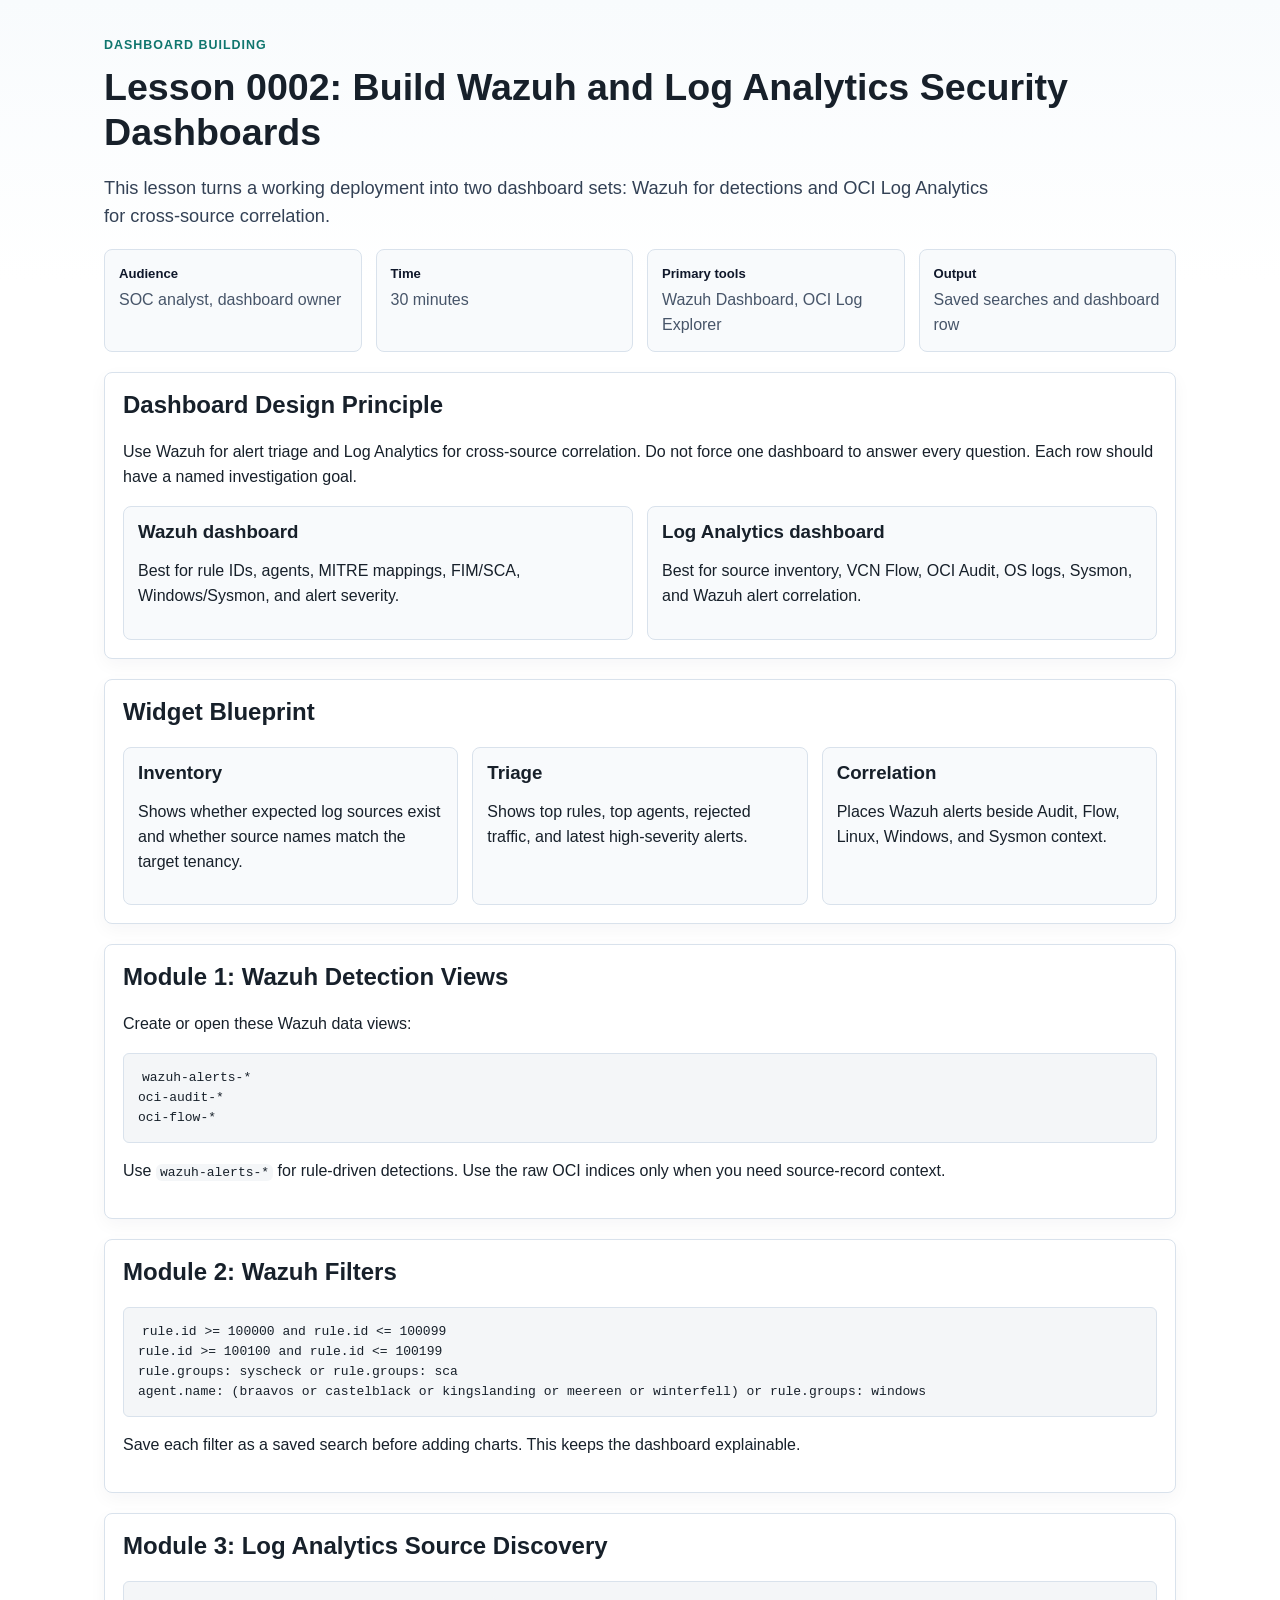
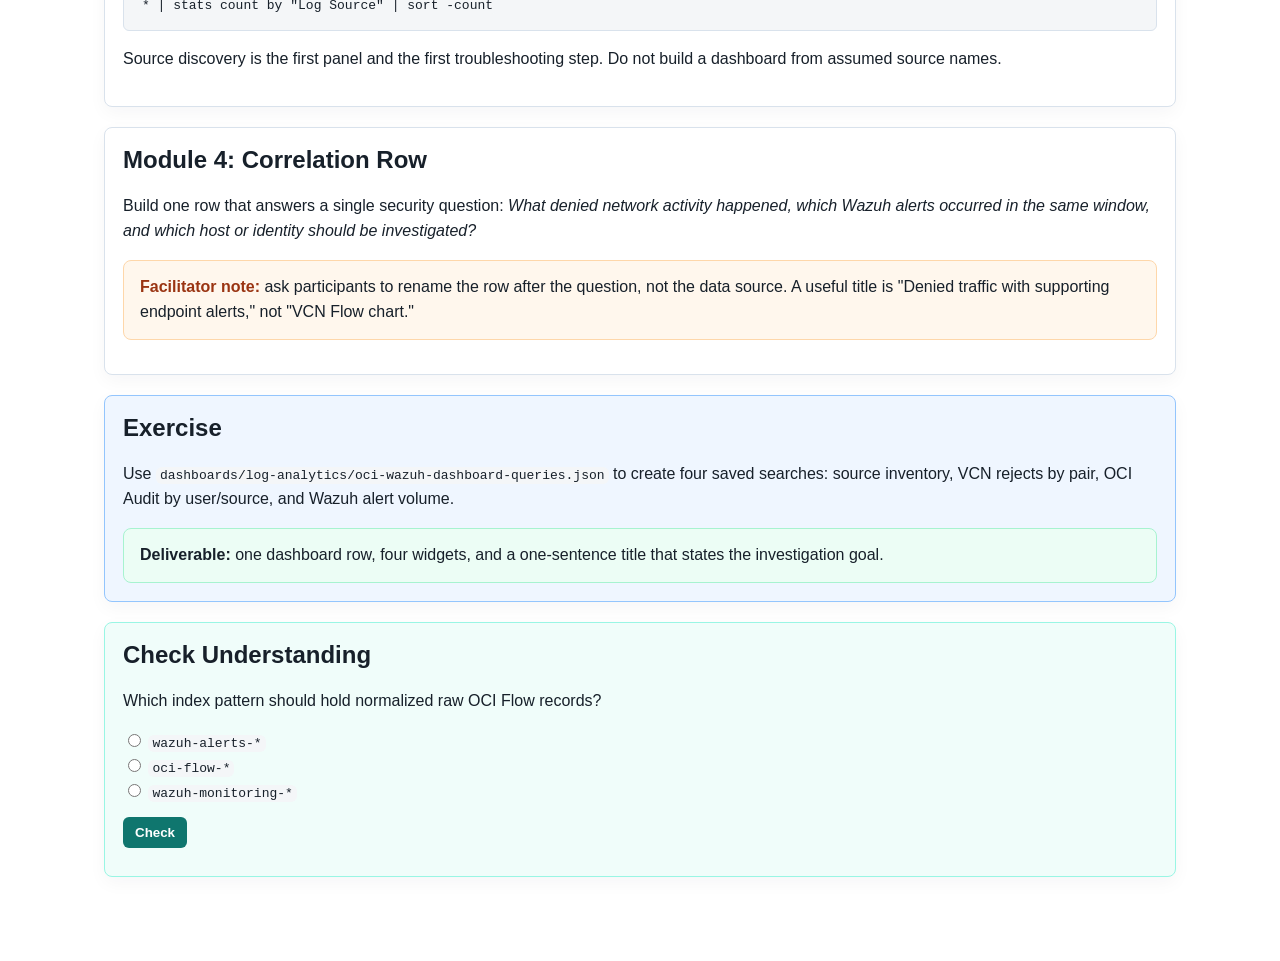
<file: lessons/0002-build-security-dashboards.html>
<!doctype html>
<html lang="en">
<head>
  <meta charset="utf-8">
  <meta name="viewport" content="width=device-width, initial-scale=1">
  <title>Lesson 0002: Build Wazuh and Log Analytics Security Dashboards</title>
  <link rel="stylesheet" href="../assets/teach.css">
</head>
<body>
  <p class="kicker">Dashboard Building</p>
  <h1>Lesson 0002: Build Wazuh and Log Analytics Security Dashboards</h1>

  <p class="lead">This lesson turns a working deployment into two dashboard sets: Wazuh for detections and OCI Log Analytics for cross-source correlation.</p>

  <div class="lesson-meta">
    <div class="meta-item"><strong>Audience</strong><span>SOC analyst, dashboard owner</span></div>
    <div class="meta-item"><strong>Time</strong><span>30 minutes</span></div>
    <div class="meta-item"><strong>Primary tools</strong><span>Wazuh Dashboard, OCI Log Explorer</span></div>
    <div class="meta-item"><strong>Output</strong><span>Saved searches and dashboard row</span></div>
  </div>

  <section class="module">
    <h2>Dashboard Design Principle</h2>
    <p>Use Wazuh for alert triage and Log Analytics for cross-source correlation. Do not force one dashboard to answer every question. Each row should have a named investigation goal.</p>
    <div class="dashboard-grid">
      <div class="evidence-card">
        <h3>Wazuh dashboard</h3>
        <p>Best for rule IDs, agents, MITRE mappings, FIM/SCA, Windows/Sysmon, and alert severity.</p>
      </div>
      <div class="evidence-card">
        <h3>Log Analytics dashboard</h3>
        <p>Best for source inventory, VCN Flow, OCI Audit, OS logs, Sysmon, and Wazuh alert correlation.</p>
      </div>
    </div>
  </section>

  <section class="module">
    <h2>Widget Blueprint</h2>
    <div class="objective-grid">
      <div class="objective">
        <h3>Inventory</h3>
        <p>Shows whether expected log sources exist and whether source names match the target tenancy.</p>
      </div>
      <div class="objective">
        <h3>Triage</h3>
        <p>Shows top rules, top agents, rejected traffic, and latest high-severity alerts.</p>
      </div>
      <div class="objective">
        <h3>Correlation</h3>
        <p>Places Wazuh alerts beside Audit, Flow, Linux, Windows, and Sysmon context.</p>
      </div>
    </div>
  </section>

  <section class="module">
    <h2>Module 1: Wazuh Detection Views</h2>
    <p>Create or open these Wazuh data views:</p>
    <pre><code>wazuh-alerts-*
oci-audit-*
oci-flow-*</code></pre>
    <p>Use <code>wazuh-alerts-*</code> for rule-driven detections. Use the raw OCI indices only when you need source-record context.</p>
  </section>

  <section class="module">
    <h2>Module 2: Wazuh Filters</h2>
    <pre><code>rule.id &gt;= 100000 and rule.id &lt;= 100099
rule.id &gt;= 100100 and rule.id &lt;= 100199
rule.groups: syscheck or rule.groups: sca
agent.name: (braavos or castelblack or kingslanding or meereen or winterfell) or rule.groups: windows</code></pre>
    <p>Save each filter as a saved search before adding charts. This keeps the dashboard explainable.</p>
  </section>

  <section class="module">
    <h2>Module 3: Log Analytics Source Discovery</h2>
    <pre><code>* | stats count by "Log Source" | sort -count</code></pre>
    <p>Source discovery is the first panel and the first troubleshooting step. Do not build a dashboard from assumed source names.</p>
  </section>

  <section class="module">
    <h2>Module 4: Correlation Row</h2>
    <p>Build one row that answers a single security question: <em>What denied network activity happened, which Wazuh alerts occurred in the same window, and which host or identity should be investigated?</em></p>
    <div class="callout">
      <strong>Facilitator note:</strong> ask participants to rename the row after the question, not the data source. A useful title is "Denied traffic with supporting endpoint alerts," not "VCN Flow chart."
    </div>
  </section>

  <section class="check">
    <h2>Exercise</h2>
    <p>Use <code>dashboards/log-analytics/oci-wazuh-dashboard-queries.json</code> to create four saved searches: source inventory, VCN rejects by pair, OCI Audit by user/source, and Wazuh alert volume.</p>
    <div class="deliverable">
      <strong>Deliverable:</strong> one dashboard row, four widgets, and a one-sentence title that states the investigation goal.
    </div>
  </section>

  <section class="quiz" data-quiz>
    <h2>Check Understanding</h2>
    <p>Which index pattern should hold normalized raw OCI Flow records?</p>
    <label><input type="radio" name="q1" data-correct="false"> <code>wazuh-alerts-*</code></label><br>
    <label><input type="radio" name="q1" data-correct="true"> <code>oci-flow-*</code></label><br>
    <label><input type="radio" name="q1" data-correct="false"> <code>wazuh-monitoring-*</code></label><br>
    <button type="button">Check</button>
    <div class="answer" aria-live="polite"></div>
  </section>

  <script src="../assets/quiz.js"></script>
</body>
</html>
</file>
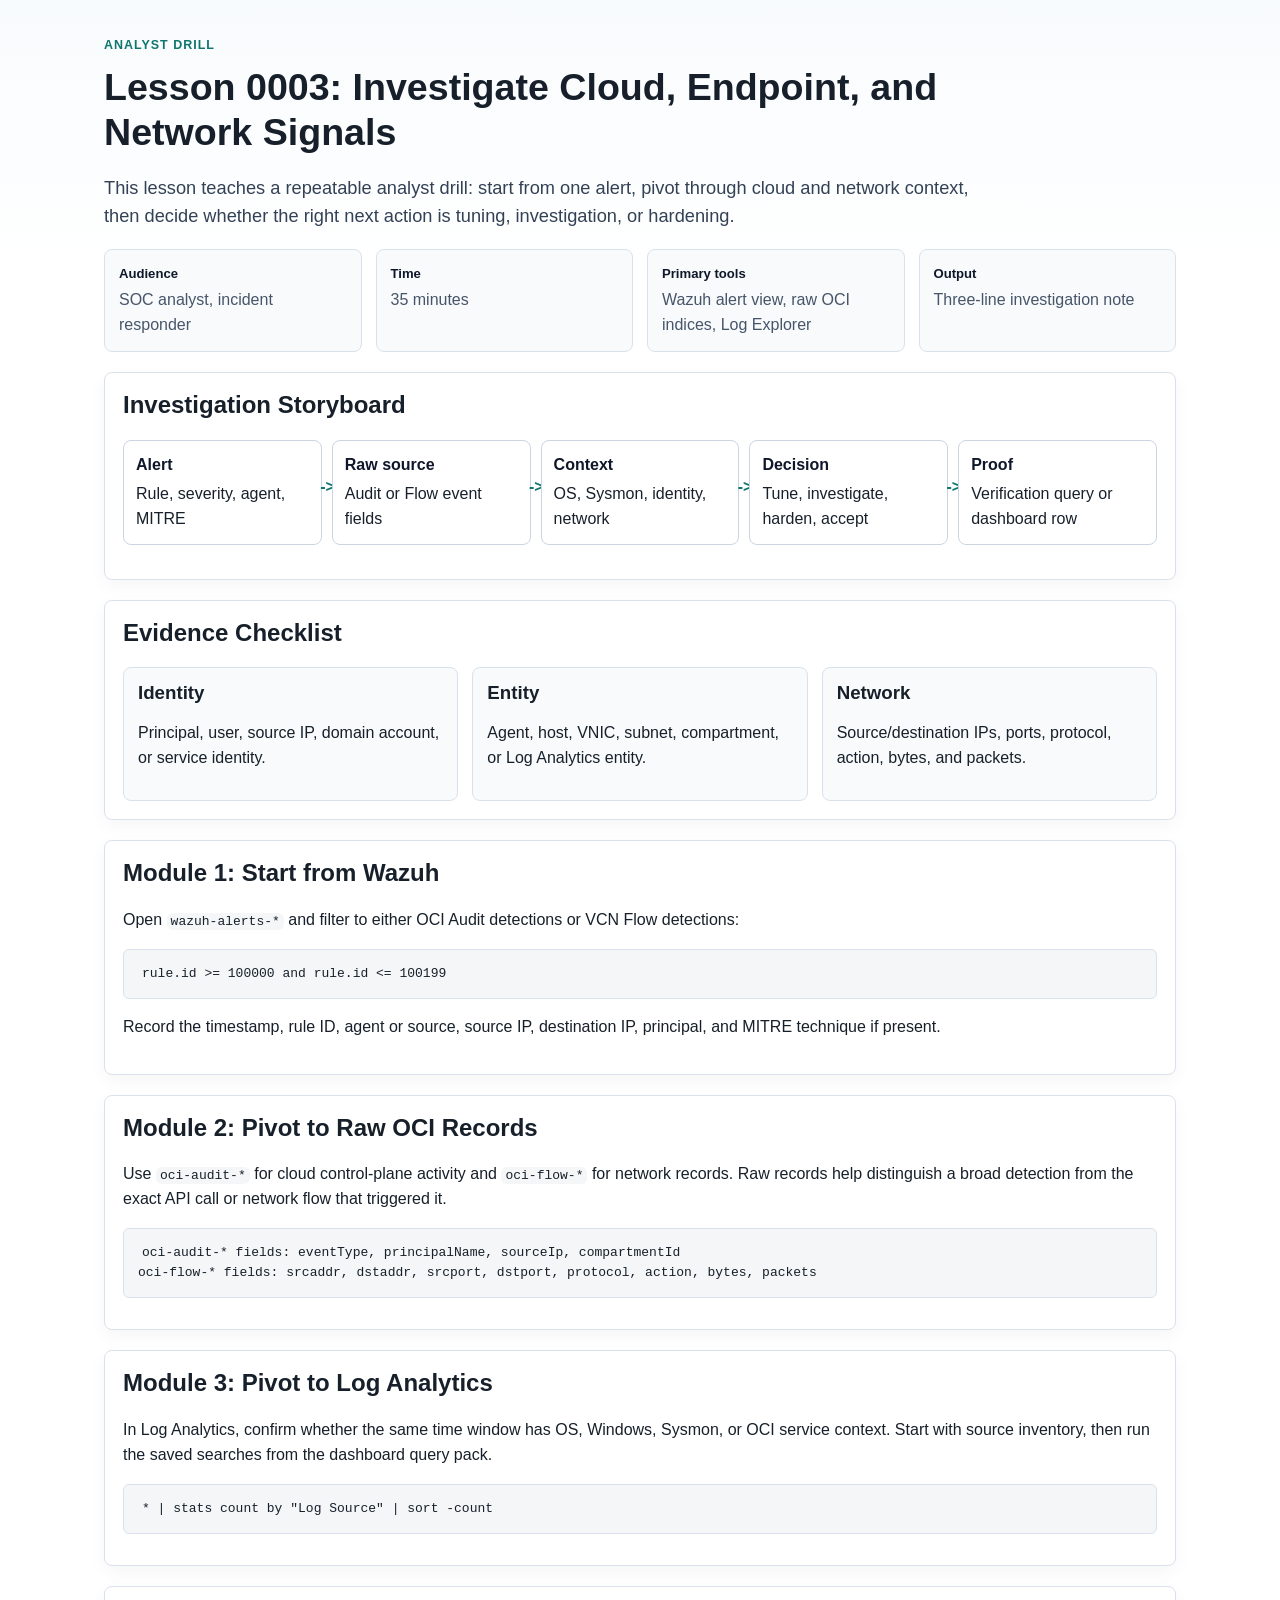
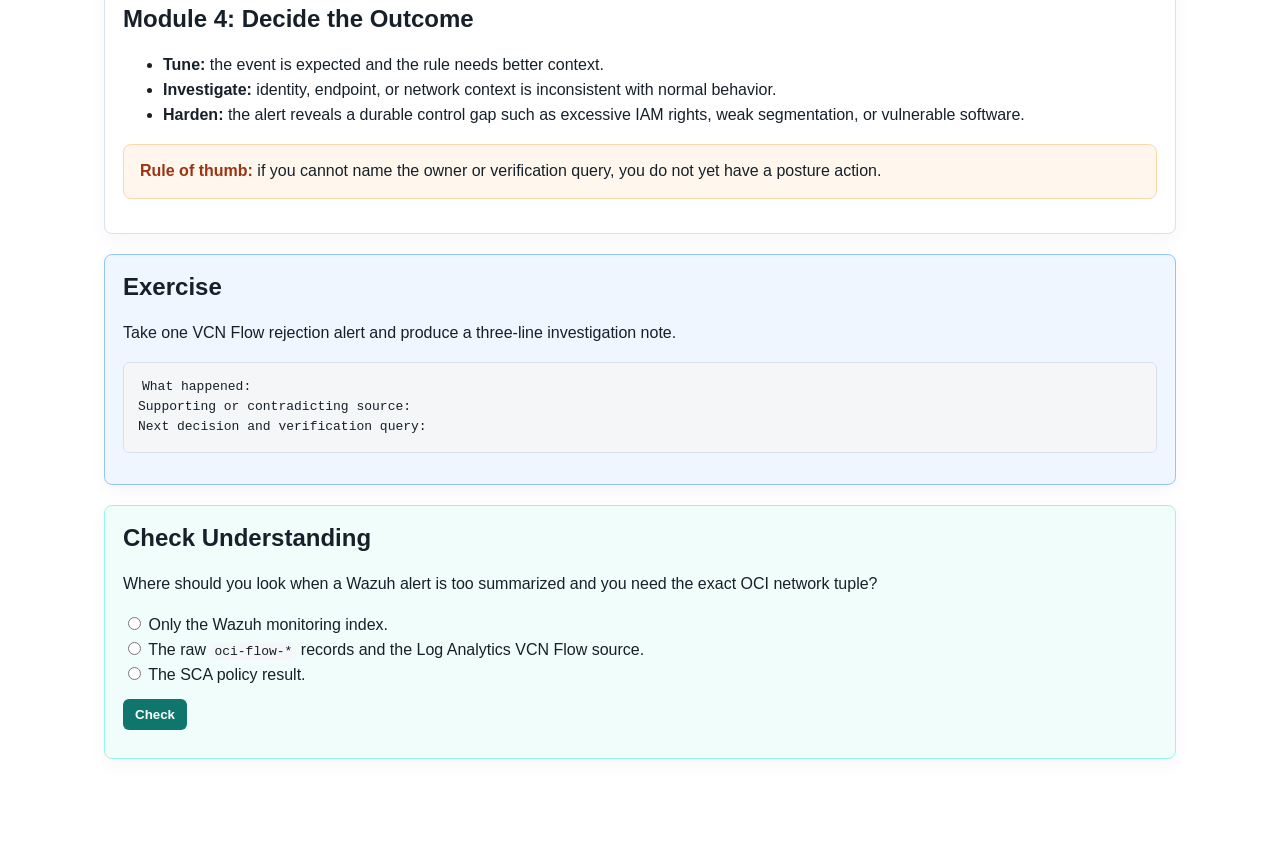
<file: lessons/0003-investigate-cloud-endpoint-network.html>
<!doctype html>
<html lang="en">
<head>
  <meta charset="utf-8">
  <meta name="viewport" content="width=device-width, initial-scale=1">
  <title>Lesson 0003: Investigate Cloud, Endpoint, and Network Signals</title>
  <link rel="stylesheet" href="../assets/teach.css">
</head>
<body>
  <p class="kicker">Analyst Drill</p>
  <h1>Lesson 0003: Investigate Cloud, Endpoint, and Network Signals</h1>

  <p class="lead">This lesson teaches a repeatable analyst drill: start from one alert, pivot through cloud and network context, then decide whether the right next action is tuning, investigation, or hardening.</p>

  <div class="lesson-meta">
    <div class="meta-item"><strong>Audience</strong><span>SOC analyst, incident responder</span></div>
    <div class="meta-item"><strong>Time</strong><span>35 minutes</span></div>
    <div class="meta-item"><strong>Primary tools</strong><span>Wazuh alert view, raw OCI indices, Log Explorer</span></div>
    <div class="meta-item"><strong>Output</strong><span>Three-line investigation note</span></div>
  </div>

  <section class="module">
    <h2>Investigation Storyboard</h2>
    <div class="flow">
      <div class="flow-step"><strong>Alert</strong><span>Rule, severity, agent, MITRE</span></div>
      <div class="flow-step"><strong>Raw source</strong><span>Audit or Flow event fields</span></div>
      <div class="flow-step"><strong>Context</strong><span>OS, Sysmon, identity, network</span></div>
      <div class="flow-step"><strong>Decision</strong><span>Tune, investigate, harden, accept</span></div>
      <div class="flow-step"><strong>Proof</strong><span>Verification query or dashboard row</span></div>
    </div>
  </section>

  <section class="module">
    <h2>Evidence Checklist</h2>
    <div class="objective-grid">
      <div class="objective">
        <h3>Identity</h3>
        <p>Principal, user, source IP, domain account, or service identity.</p>
      </div>
      <div class="objective">
        <h3>Entity</h3>
        <p>Agent, host, VNIC, subnet, compartment, or Log Analytics entity.</p>
      </div>
      <div class="objective">
        <h3>Network</h3>
        <p>Source/destination IPs, ports, protocol, action, bytes, and packets.</p>
      </div>
    </div>
  </section>

  <section class="module">
    <h2>Module 1: Start from Wazuh</h2>
    <p>Open <code>wazuh-alerts-*</code> and filter to either OCI Audit detections or VCN Flow detections:</p>
    <pre><code>rule.id &gt;= 100000 and rule.id &lt;= 100199</code></pre>
    <p>Record the timestamp, rule ID, agent or source, source IP, destination IP, principal, and MITRE technique if present.</p>
  </section>

  <section class="module">
    <h2>Module 2: Pivot to Raw OCI Records</h2>
    <p>Use <code>oci-audit-*</code> for cloud control-plane activity and <code>oci-flow-*</code> for network records. Raw records help distinguish a broad detection from the exact API call or network flow that triggered it.</p>
    <pre><code>oci-audit-* fields: eventType, principalName, sourceIp, compartmentId
oci-flow-* fields: srcaddr, dstaddr, srcport, dstport, protocol, action, bytes, packets</code></pre>
  </section>

  <section class="module">
    <h2>Module 3: Pivot to Log Analytics</h2>
    <p>In Log Analytics, confirm whether the same time window has OS, Windows, Sysmon, or OCI service context. Start with source inventory, then run the saved searches from the dashboard query pack.</p>
    <pre><code>* | stats count by "Log Source" | sort -count</code></pre>
  </section>

  <section class="module">
    <h2>Module 4: Decide the Outcome</h2>
    <ul>
      <li><strong>Tune:</strong> the event is expected and the rule needs better context.</li>
      <li><strong>Investigate:</strong> identity, endpoint, or network context is inconsistent with normal behavior.</li>
      <li><strong>Harden:</strong> the alert reveals a durable control gap such as excessive IAM rights, weak segmentation, or vulnerable software.</li>
    </ul>
    <div class="callout">
      <strong>Rule of thumb:</strong> if you cannot name the owner or verification query, you do not yet have a posture action.
    </div>
  </section>

  <section class="check">
    <h2>Exercise</h2>
    <p>Take one VCN Flow rejection alert and produce a three-line investigation note.</p>
    <pre><code>What happened:
Supporting or contradicting source:
Next decision and verification query:</code></pre>
  </section>

  <section class="quiz" data-quiz>
    <h2>Check Understanding</h2>
    <p>Where should you look when a Wazuh alert is too summarized and you need the exact OCI network tuple?</p>
    <label><input type="radio" name="q1" data-correct="false"> Only the Wazuh monitoring index.</label><br>
    <label><input type="radio" name="q1" data-correct="true"> The raw <code>oci-flow-*</code> records and the Log Analytics VCN Flow source.</label><br>
    <label><input type="radio" name="q1" data-correct="false"> The SCA policy result.</label><br>
    <button type="button">Check</button>
    <div class="answer" aria-live="polite"></div>
  </section>

  <script src="../assets/quiz.js"></script>
</body>
</html>
</file>
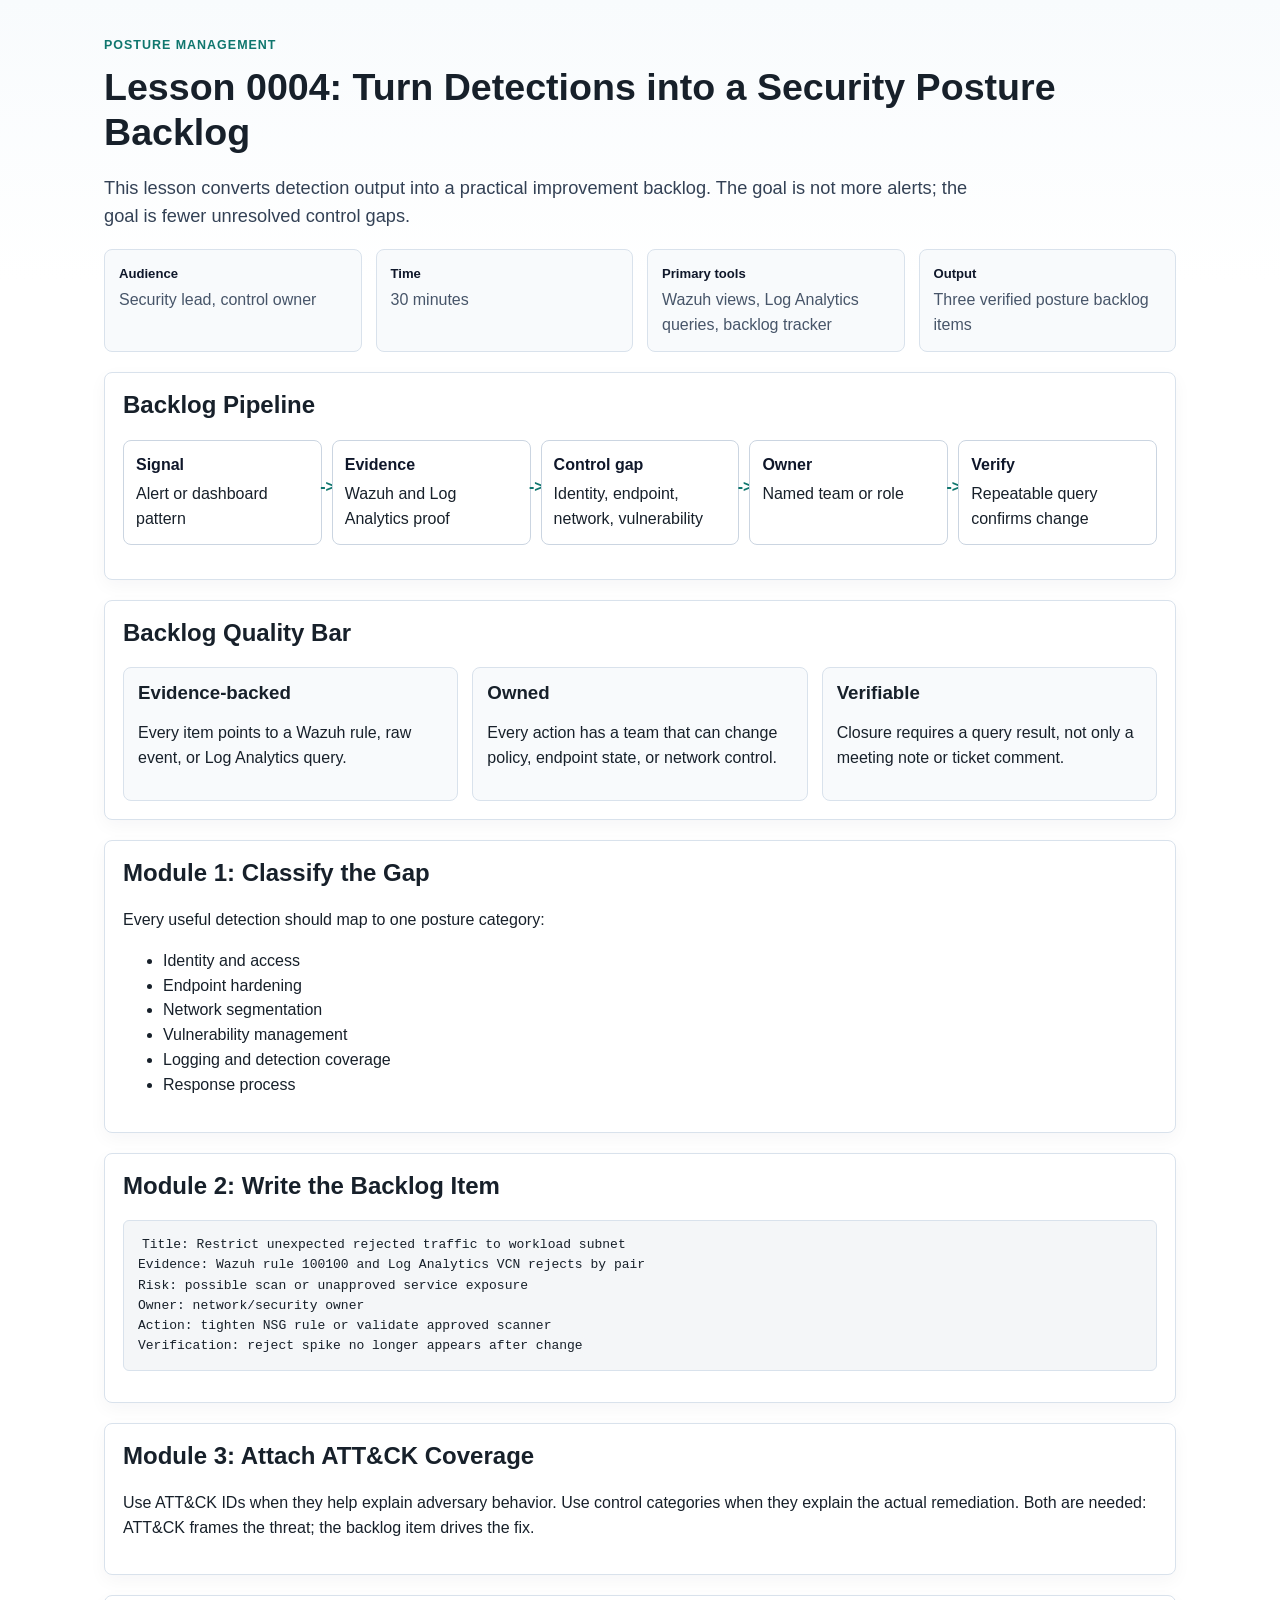
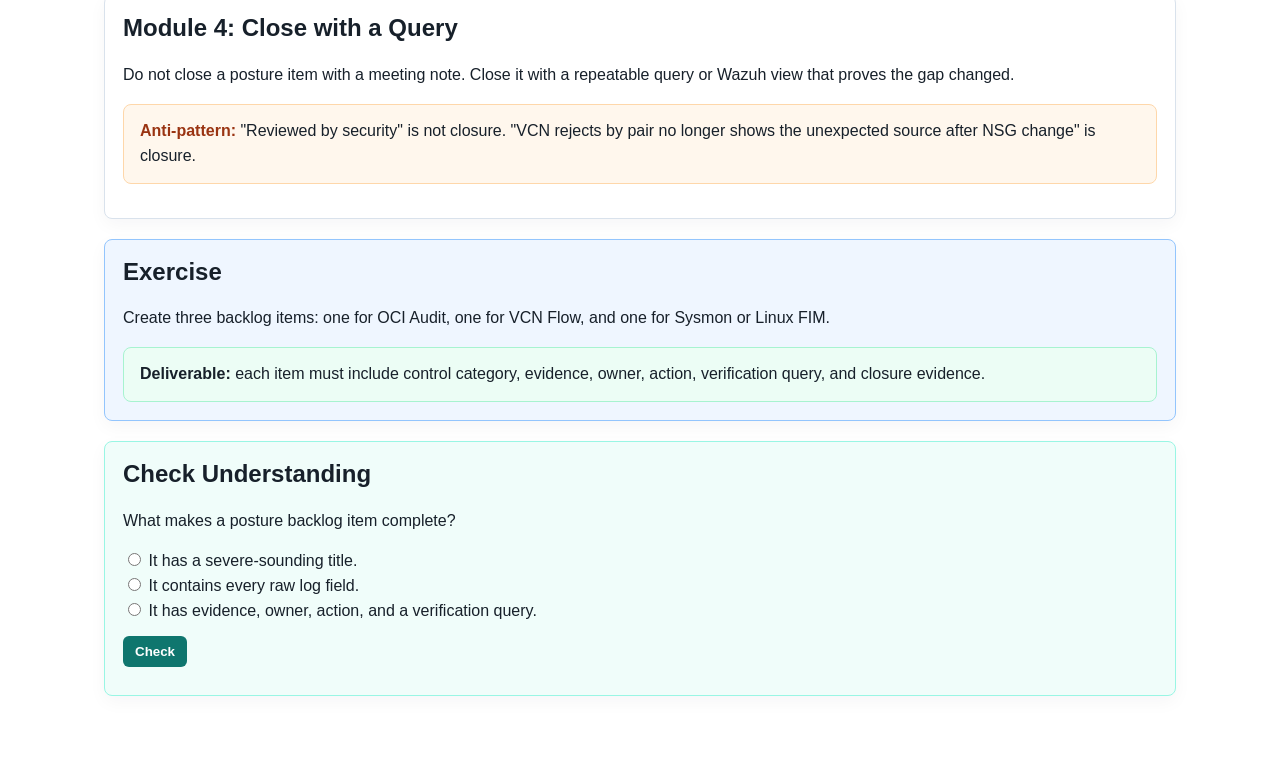
<file: lessons/0004-turn-detections-into-posture-backlog.html>
<!doctype html>
<html lang="en">
<head>
  <meta charset="utf-8">
  <meta name="viewport" content="width=device-width, initial-scale=1">
  <title>Lesson 0004: Turn Detections into a Security Posture Backlog</title>
  <link rel="stylesheet" href="../assets/teach.css">
</head>
<body>
  <p class="kicker">Posture Management</p>
  <h1>Lesson 0004: Turn Detections into a Security Posture Backlog</h1>

  <p class="lead">This lesson converts detection output into a practical improvement backlog. The goal is not more alerts; the goal is fewer unresolved control gaps.</p>

  <div class="lesson-meta">
    <div class="meta-item"><strong>Audience</strong><span>Security lead, control owner</span></div>
    <div class="meta-item"><strong>Time</strong><span>30 minutes</span></div>
    <div class="meta-item"><strong>Primary tools</strong><span>Wazuh views, Log Analytics queries, backlog tracker</span></div>
    <div class="meta-item"><strong>Output</strong><span>Three verified posture backlog items</span></div>
  </div>

  <section class="module">
    <h2>Backlog Pipeline</h2>
    <div class="flow">
      <div class="flow-step"><strong>Signal</strong><span>Alert or dashboard pattern</span></div>
      <div class="flow-step"><strong>Evidence</strong><span>Wazuh and Log Analytics proof</span></div>
      <div class="flow-step"><strong>Control gap</strong><span>Identity, endpoint, network, vulnerability</span></div>
      <div class="flow-step"><strong>Owner</strong><span>Named team or role</span></div>
      <div class="flow-step"><strong>Verify</strong><span>Repeatable query confirms change</span></div>
    </div>
  </section>

  <section class="module">
    <h2>Backlog Quality Bar</h2>
    <div class="objective-grid">
      <div class="objective">
        <h3>Evidence-backed</h3>
        <p>Every item points to a Wazuh rule, raw event, or Log Analytics query.</p>
      </div>
      <div class="objective">
        <h3>Owned</h3>
        <p>Every action has a team that can change policy, endpoint state, or network control.</p>
      </div>
      <div class="objective">
        <h3>Verifiable</h3>
        <p>Closure requires a query result, not only a meeting note or ticket comment.</p>
      </div>
    </div>
  </section>

  <section class="module">
    <h2>Module 1: Classify the Gap</h2>
    <p>Every useful detection should map to one posture category:</p>
    <ul>
      <li>Identity and access</li>
      <li>Endpoint hardening</li>
      <li>Network segmentation</li>
      <li>Vulnerability management</li>
      <li>Logging and detection coverage</li>
      <li>Response process</li>
    </ul>
  </section>

  <section class="module">
    <h2>Module 2: Write the Backlog Item</h2>
    <pre><code>Title: Restrict unexpected rejected traffic to workload subnet
Evidence: Wazuh rule 100100 and Log Analytics VCN rejects by pair
Risk: possible scan or unapproved service exposure
Owner: network/security owner
Action: tighten NSG rule or validate approved scanner
Verification: reject spike no longer appears after change</code></pre>
  </section>

  <section class="module">
    <h2>Module 3: Attach ATT&CK Coverage</h2>
    <p>Use ATT&CK IDs when they help explain adversary behavior. Use control categories when they explain the actual remediation. Both are needed: ATT&CK frames the threat; the backlog item drives the fix.</p>
  </section>

  <section class="module">
    <h2>Module 4: Close with a Query</h2>
    <p>Do not close a posture item with a meeting note. Close it with a repeatable query or Wazuh view that proves the gap changed.</p>
    <div class="callout">
      <strong>Anti-pattern:</strong> "Reviewed by security" is not closure. "VCN rejects by pair no longer shows the unexpected source after NSG change" is closure.
    </div>
  </section>

  <section class="check">
    <h2>Exercise</h2>
    <p>Create three backlog items: one for OCI Audit, one for VCN Flow, and one for Sysmon or Linux FIM.</p>
    <div class="deliverable">
      <strong>Deliverable:</strong> each item must include control category, evidence, owner, action, verification query, and closure evidence.
    </div>
  </section>

  <section class="quiz" data-quiz>
    <h2>Check Understanding</h2>
    <p>What makes a posture backlog item complete?</p>
    <label><input type="radio" name="q1" data-correct="false"> It has a severe-sounding title.</label><br>
    <label><input type="radio" name="q1" data-correct="false"> It contains every raw log field.</label><br>
    <label><input type="radio" name="q1" data-correct="true"> It has evidence, owner, action, and a verification query.</label><br>
    <button type="button">Check</button>
    <div class="answer" aria-live="polite"></div>
  </section>

  <script src="../assets/quiz.js"></script>
</body>
</html>
</file>
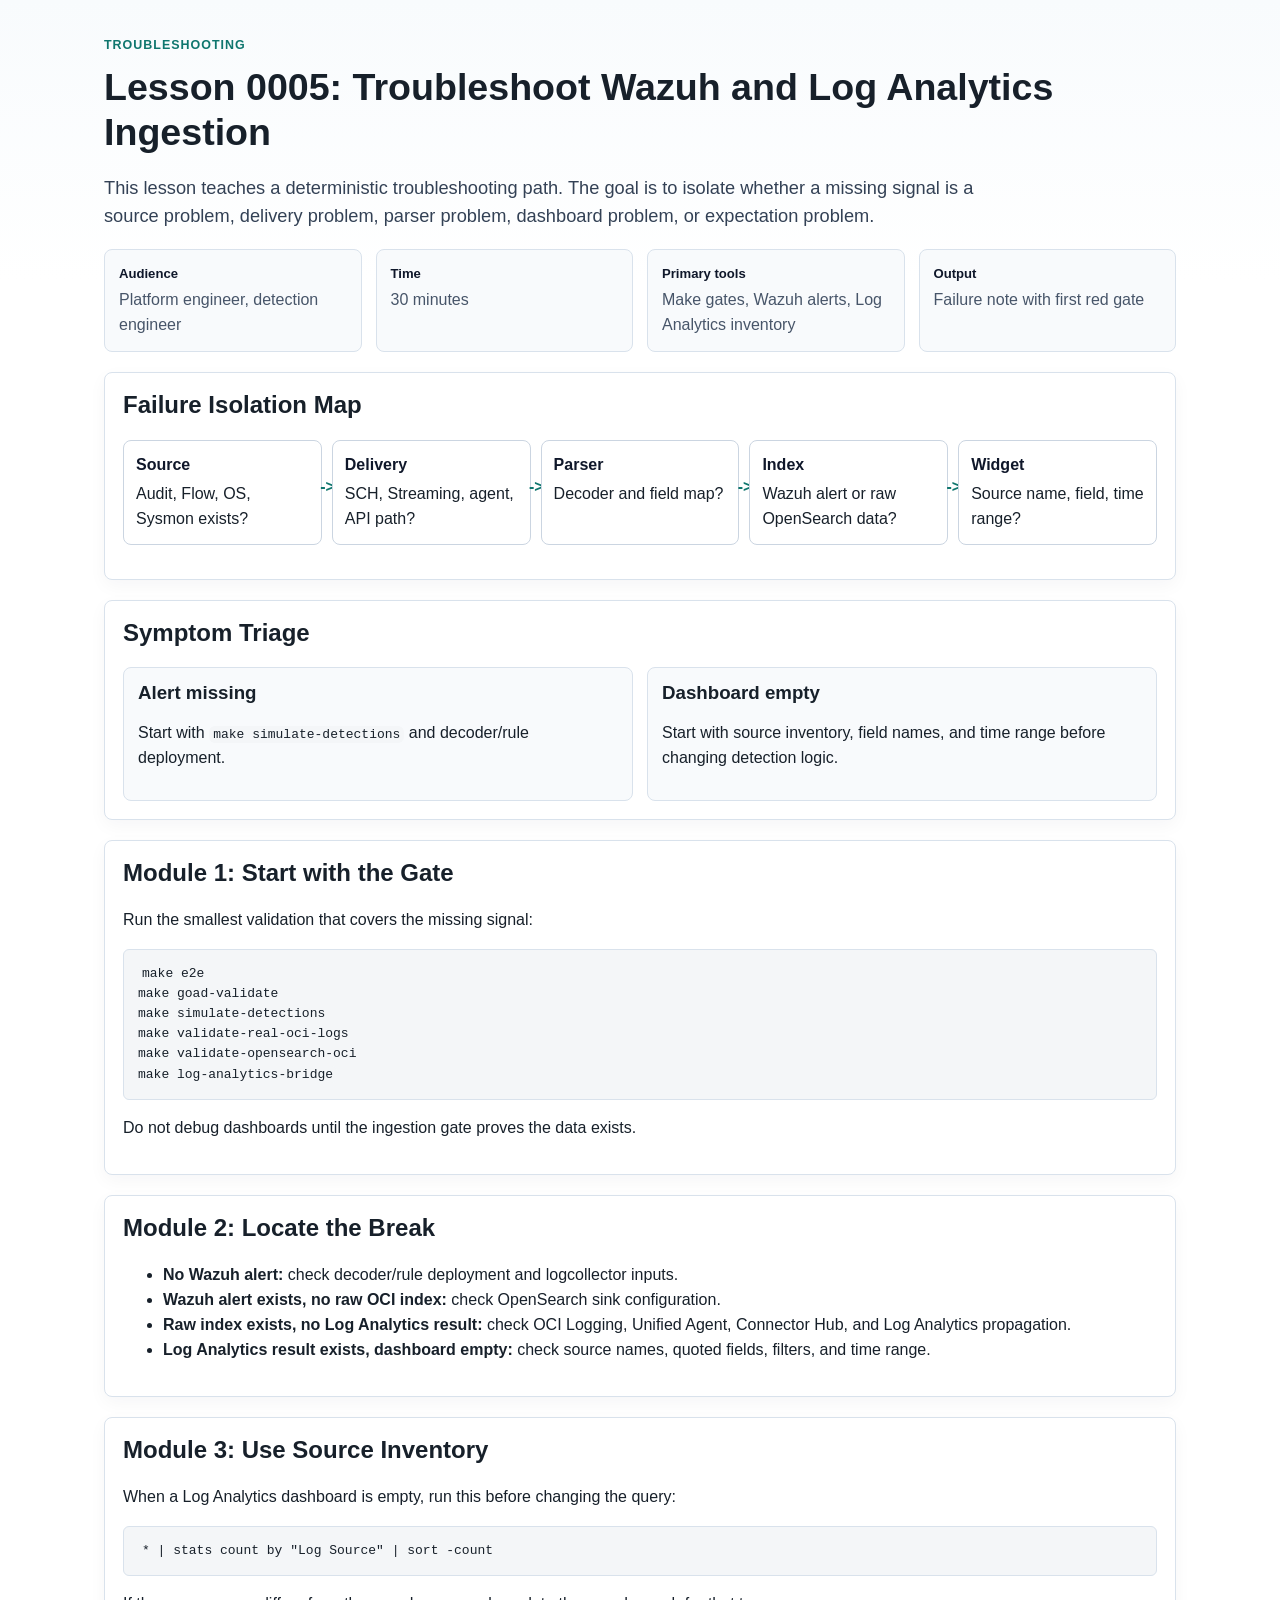
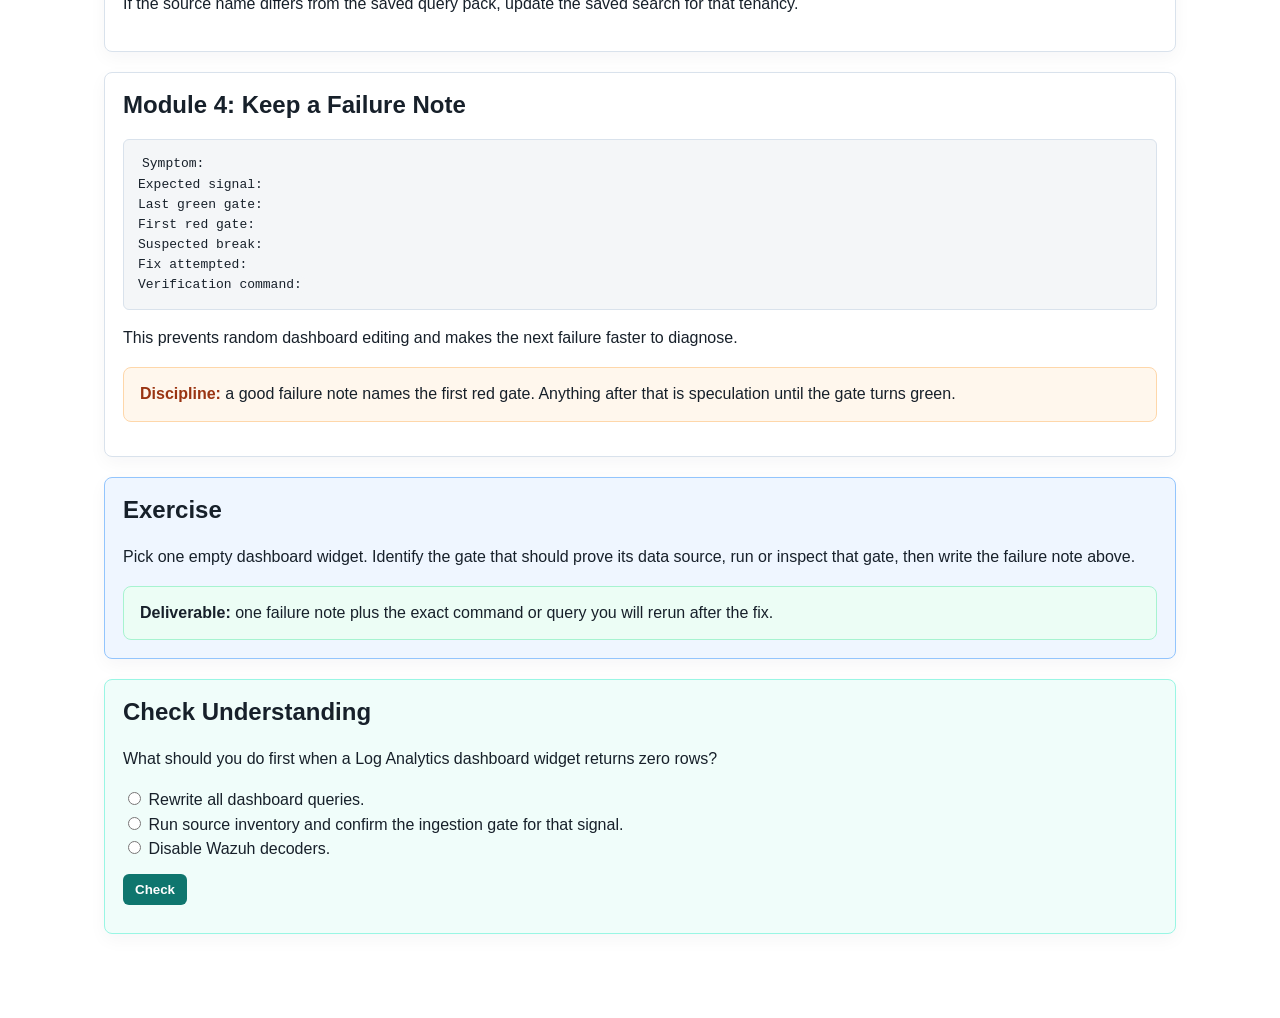
<file: lessons/0005-troubleshoot-ingestion-and-dashboards.html>
<!doctype html>
<html lang="en">
<head>
  <meta charset="utf-8">
  <meta name="viewport" content="width=device-width, initial-scale=1">
  <title>Lesson 0005: Troubleshoot Wazuh and Log Analytics Ingestion</title>
  <link rel="stylesheet" href="../assets/teach.css">
</head>
<body>
  <p class="kicker">Troubleshooting</p>
  <h1>Lesson 0005: Troubleshoot Wazuh and Log Analytics Ingestion</h1>

  <p class="lead">This lesson teaches a deterministic troubleshooting path. The goal is to isolate whether a missing signal is a source problem, delivery problem, parser problem, dashboard problem, or expectation problem.</p>

  <div class="lesson-meta">
    <div class="meta-item"><strong>Audience</strong><span>Platform engineer, detection engineer</span></div>
    <div class="meta-item"><strong>Time</strong><span>30 minutes</span></div>
    <div class="meta-item"><strong>Primary tools</strong><span>Make gates, Wazuh alerts, Log Analytics inventory</span></div>
    <div class="meta-item"><strong>Output</strong><span>Failure note with first red gate</span></div>
  </div>

  <section class="module">
    <h2>Failure Isolation Map</h2>
    <div class="flow">
      <div class="flow-step"><strong>Source</strong><span>Audit, Flow, OS, Sysmon exists?</span></div>
      <div class="flow-step"><strong>Delivery</strong><span>SCH, Streaming, agent, API path?</span></div>
      <div class="flow-step"><strong>Parser</strong><span>Decoder and field map?</span></div>
      <div class="flow-step"><strong>Index</strong><span>Wazuh alert or raw OpenSearch data?</span></div>
      <div class="flow-step"><strong>Widget</strong><span>Source name, field, time range?</span></div>
    </div>
  </section>

  <section class="module">
    <h2>Symptom Triage</h2>
    <div class="dashboard-grid">
      <div class="evidence-card">
        <h3>Alert missing</h3>
        <p>Start with <code>make simulate-detections</code> and decoder/rule deployment.</p>
      </div>
      <div class="evidence-card">
        <h3>Dashboard empty</h3>
        <p>Start with source inventory, field names, and time range before changing detection logic.</p>
      </div>
    </div>
  </section>

  <section class="module">
    <h2>Module 1: Start with the Gate</h2>
    <p>Run the smallest validation that covers the missing signal:</p>
    <pre><code>make e2e
make goad-validate
make simulate-detections
make validate-real-oci-logs
make validate-opensearch-oci
make log-analytics-bridge</code></pre>
    <p>Do not debug dashboards until the ingestion gate proves the data exists.</p>
  </section>

  <section class="module">
    <h2>Module 2: Locate the Break</h2>
    <ul>
      <li><strong>No Wazuh alert:</strong> check decoder/rule deployment and logcollector inputs.</li>
      <li><strong>Wazuh alert exists, no raw OCI index:</strong> check OpenSearch sink configuration.</li>
      <li><strong>Raw index exists, no Log Analytics result:</strong> check OCI Logging, Unified Agent, Connector Hub, and Log Analytics propagation.</li>
      <li><strong>Log Analytics result exists, dashboard empty:</strong> check source names, quoted fields, filters, and time range.</li>
    </ul>
  </section>

  <section class="module">
    <h2>Module 3: Use Source Inventory</h2>
    <p>When a Log Analytics dashboard is empty, run this before changing the query:</p>
    <pre><code>* | stats count by "Log Source" | sort -count</code></pre>
    <p>If the source name differs from the saved query pack, update the saved search for that tenancy.</p>
  </section>

  <section class="module">
    <h2>Module 4: Keep a Failure Note</h2>
    <pre><code>Symptom:
Expected signal:
Last green gate:
First red gate:
Suspected break:
Fix attempted:
Verification command:</code></pre>
    <p>This prevents random dashboard editing and makes the next failure faster to diagnose.</p>
    <div class="callout">
      <strong>Discipline:</strong> a good failure note names the first red gate. Anything after that is speculation until the gate turns green.
    </div>
  </section>

  <section class="check">
    <h2>Exercise</h2>
    <p>Pick one empty dashboard widget. Identify the gate that should prove its data source, run or inspect that gate, then write the failure note above.</p>
    <div class="deliverable">
      <strong>Deliverable:</strong> one failure note plus the exact command or query you will rerun after the fix.
    </div>
  </section>

  <section class="quiz" data-quiz>
    <h2>Check Understanding</h2>
    <p>What should you do first when a Log Analytics dashboard widget returns zero rows?</p>
    <label><input type="radio" name="q1" data-correct="false"> Rewrite all dashboard queries.</label><br>
    <label><input type="radio" name="q1" data-correct="true"> Run source inventory and confirm the ingestion gate for that signal.</label><br>
    <label><input type="radio" name="q1" data-correct="false"> Disable Wazuh decoders.</label><br>
    <button type="button">Check</button>
    <div class="answer" aria-live="polite"></div>
  </section>

  <script src="../assets/quiz.js"></script>
</body>
</html>
</file>
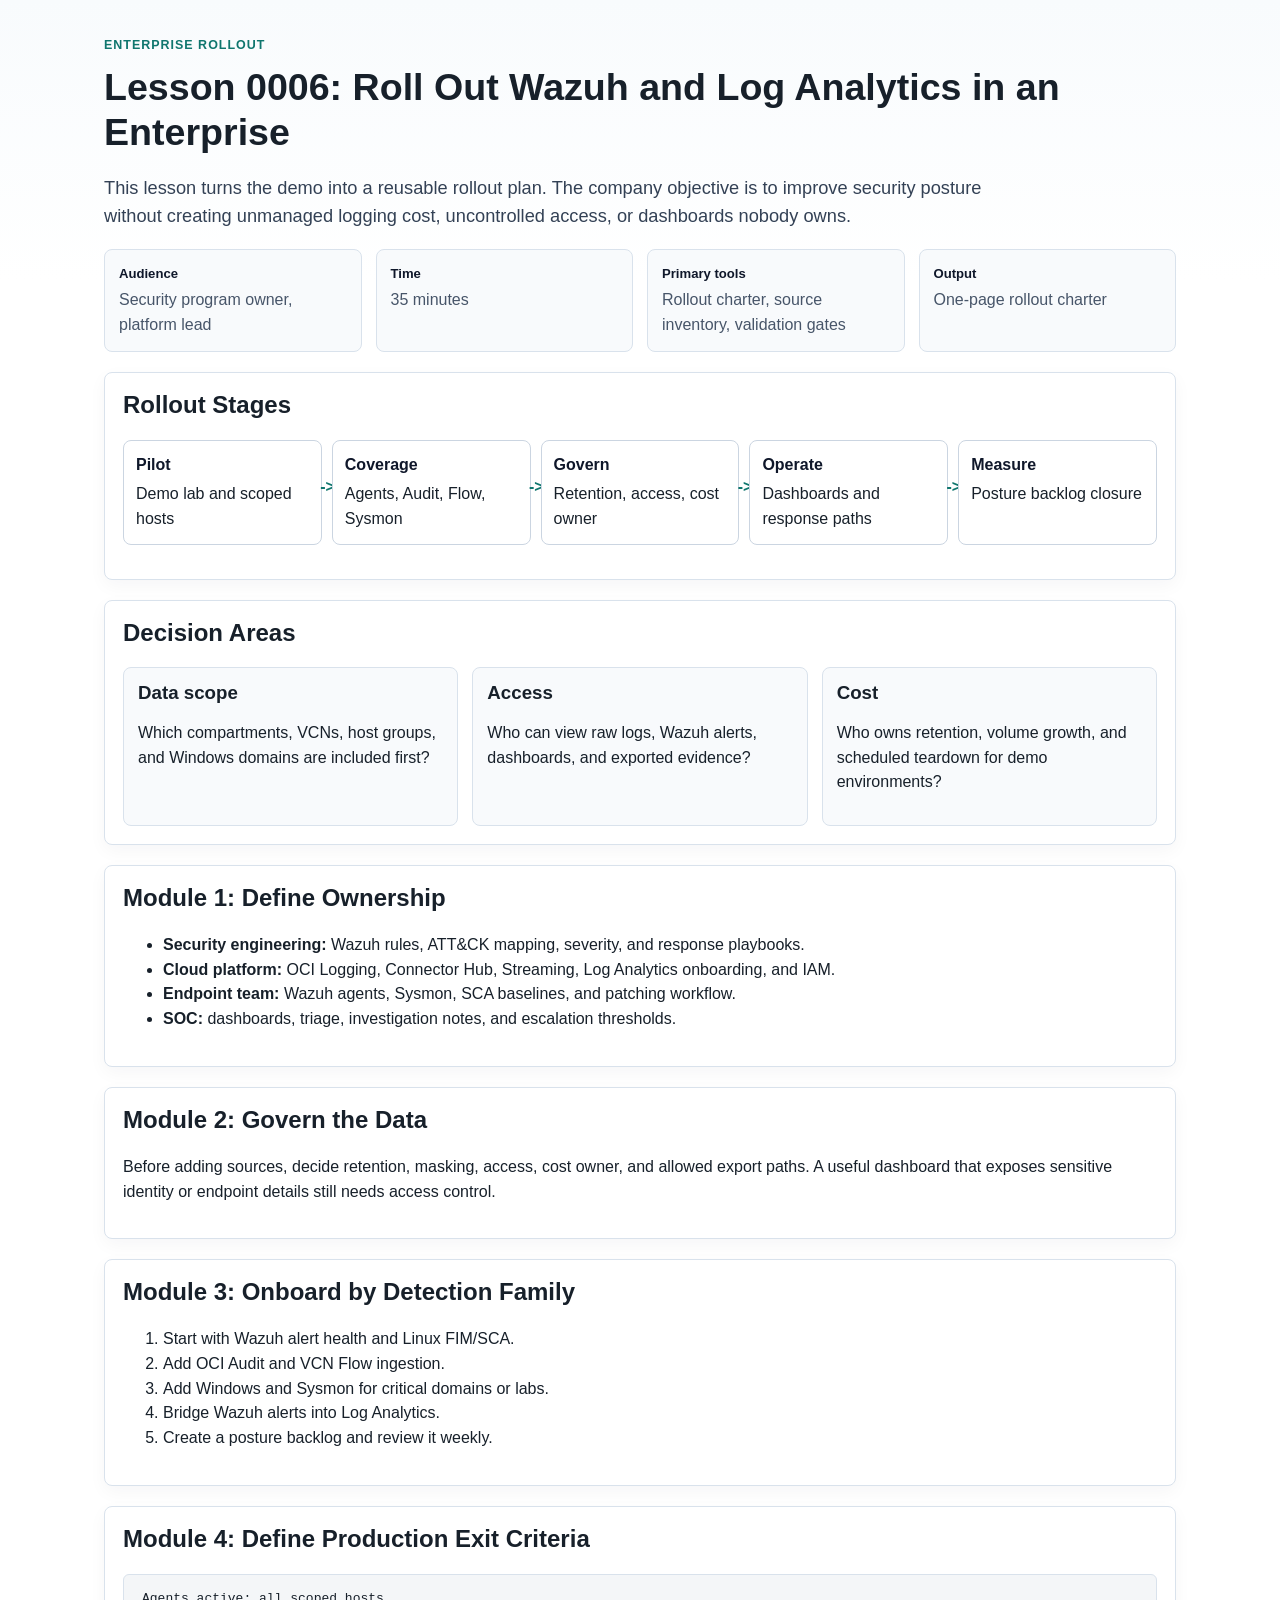
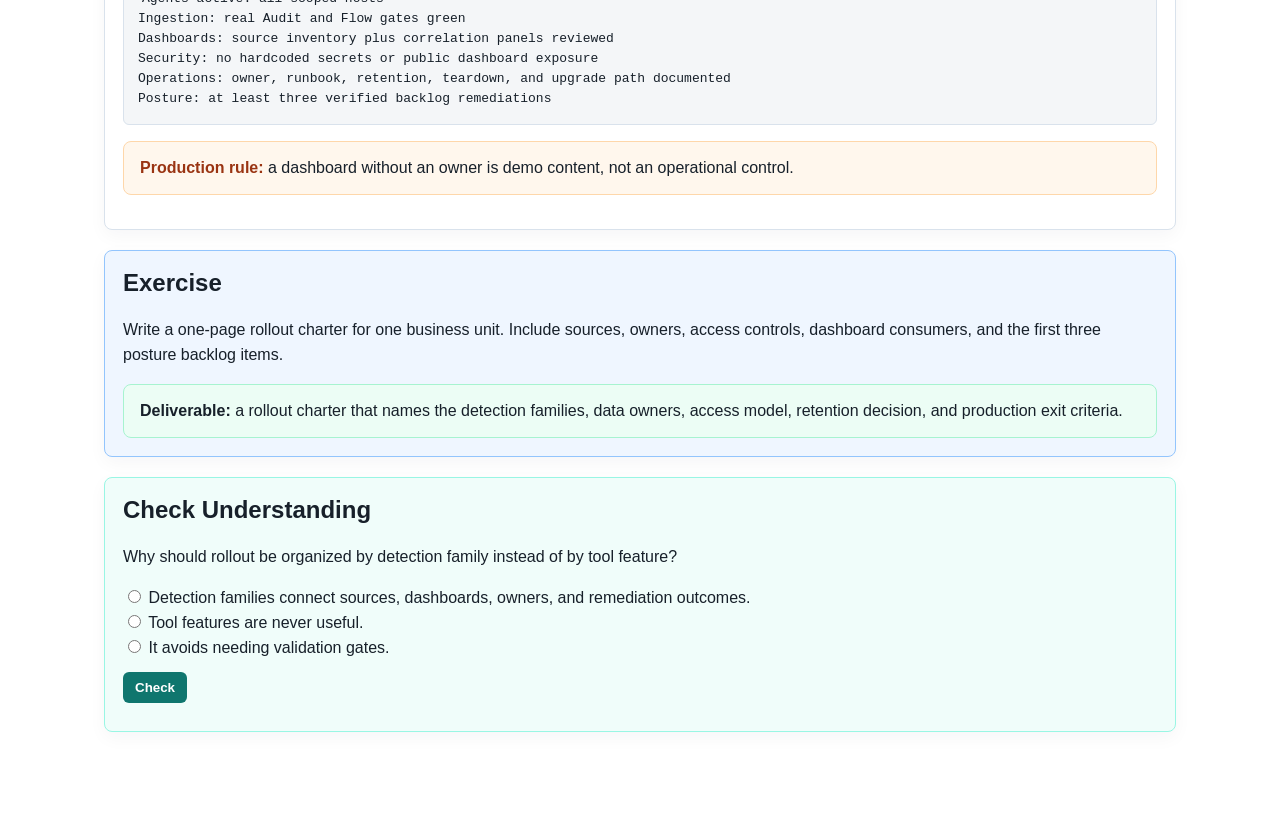
<file: lessons/0006-enterprise-rollout-and-governance.html>
<!doctype html>
<html lang="en">
<head>
  <meta charset="utf-8">
  <meta name="viewport" content="width=device-width, initial-scale=1">
  <title>Lesson 0006: Roll Out Wazuh and Log Analytics in an Enterprise</title>
  <link rel="stylesheet" href="../assets/teach.css">
</head>
<body>
  <p class="kicker">Enterprise Rollout</p>
  <h1>Lesson 0006: Roll Out Wazuh and Log Analytics in an Enterprise</h1>

  <p class="lead">This lesson turns the demo into a reusable rollout plan. The company objective is to improve security posture without creating unmanaged logging cost, uncontrolled access, or dashboards nobody owns.</p>

  <div class="lesson-meta">
    <div class="meta-item"><strong>Audience</strong><span>Security program owner, platform lead</span></div>
    <div class="meta-item"><strong>Time</strong><span>35 minutes</span></div>
    <div class="meta-item"><strong>Primary tools</strong><span>Rollout charter, source inventory, validation gates</span></div>
    <div class="meta-item"><strong>Output</strong><span>One-page rollout charter</span></div>
  </div>

  <section class="module">
    <h2>Rollout Stages</h2>
    <div class="flow">
      <div class="flow-step"><strong>Pilot</strong><span>Demo lab and scoped hosts</span></div>
      <div class="flow-step"><strong>Coverage</strong><span>Agents, Audit, Flow, Sysmon</span></div>
      <div class="flow-step"><strong>Govern</strong><span>Retention, access, cost owner</span></div>
      <div class="flow-step"><strong>Operate</strong><span>Dashboards and response paths</span></div>
      <div class="flow-step"><strong>Measure</strong><span>Posture backlog closure</span></div>
    </div>
  </section>

  <section class="module">
    <h2>Decision Areas</h2>
    <div class="objective-grid">
      <div class="objective">
        <h3>Data scope</h3>
        <p>Which compartments, VCNs, host groups, and Windows domains are included first?</p>
      </div>
      <div class="objective">
        <h3>Access</h3>
        <p>Who can view raw logs, Wazuh alerts, dashboards, and exported evidence?</p>
      </div>
      <div class="objective">
        <h3>Cost</h3>
        <p>Who owns retention, volume growth, and scheduled teardown for demo environments?</p>
      </div>
    </div>
  </section>

  <section class="module">
    <h2>Module 1: Define Ownership</h2>
    <ul>
      <li><strong>Security engineering:</strong> Wazuh rules, ATT&CK mapping, severity, and response playbooks.</li>
      <li><strong>Cloud platform:</strong> OCI Logging, Connector Hub, Streaming, Log Analytics onboarding, and IAM.</li>
      <li><strong>Endpoint team:</strong> Wazuh agents, Sysmon, SCA baselines, and patching workflow.</li>
      <li><strong>SOC:</strong> dashboards, triage, investigation notes, and escalation thresholds.</li>
    </ul>
  </section>

  <section class="module">
    <h2>Module 2: Govern the Data</h2>
    <p>Before adding sources, decide retention, masking, access, cost owner, and allowed export paths. A useful dashboard that exposes sensitive identity or endpoint details still needs access control.</p>
  </section>

  <section class="module">
    <h2>Module 3: Onboard by Detection Family</h2>
    <ol>
      <li>Start with Wazuh alert health and Linux FIM/SCA.</li>
      <li>Add OCI Audit and VCN Flow ingestion.</li>
      <li>Add Windows and Sysmon for critical domains or labs.</li>
      <li>Bridge Wazuh alerts into Log Analytics.</li>
      <li>Create a posture backlog and review it weekly.</li>
    </ol>
  </section>

  <section class="module">
    <h2>Module 4: Define Production Exit Criteria</h2>
    <pre><code>Agents active: all scoped hosts
Ingestion: real Audit and Flow gates green
Dashboards: source inventory plus correlation panels reviewed
Security: no hardcoded secrets or public dashboard exposure
Operations: owner, runbook, retention, teardown, and upgrade path documented
Posture: at least three verified backlog remediations</code></pre>
    <div class="callout">
      <strong>Production rule:</strong> a dashboard without an owner is demo content, not an operational control.
    </div>
  </section>

  <section class="check">
    <h2>Exercise</h2>
    <p>Write a one-page rollout charter for one business unit. Include sources, owners, access controls, dashboard consumers, and the first three posture backlog items.</p>
    <div class="deliverable">
      <strong>Deliverable:</strong> a rollout charter that names the detection families, data owners, access model, retention decision, and production exit criteria.
    </div>
  </section>

  <section class="quiz" data-quiz>
    <h2>Check Understanding</h2>
    <p>Why should rollout be organized by detection family instead of by tool feature?</p>
    <label><input type="radio" name="q1" data-correct="true"> Detection families connect sources, dashboards, owners, and remediation outcomes.</label><br>
    <label><input type="radio" name="q1" data-correct="false"> Tool features are never useful.</label><br>
    <label><input type="radio" name="q1" data-correct="false"> It avoids needing validation gates.</label><br>
    <button type="button">Check</button>
    <div class="answer" aria-live="polite"></div>
  </section>

  <script src="../assets/quiz.js"></script>
</body>
</html>
</file>
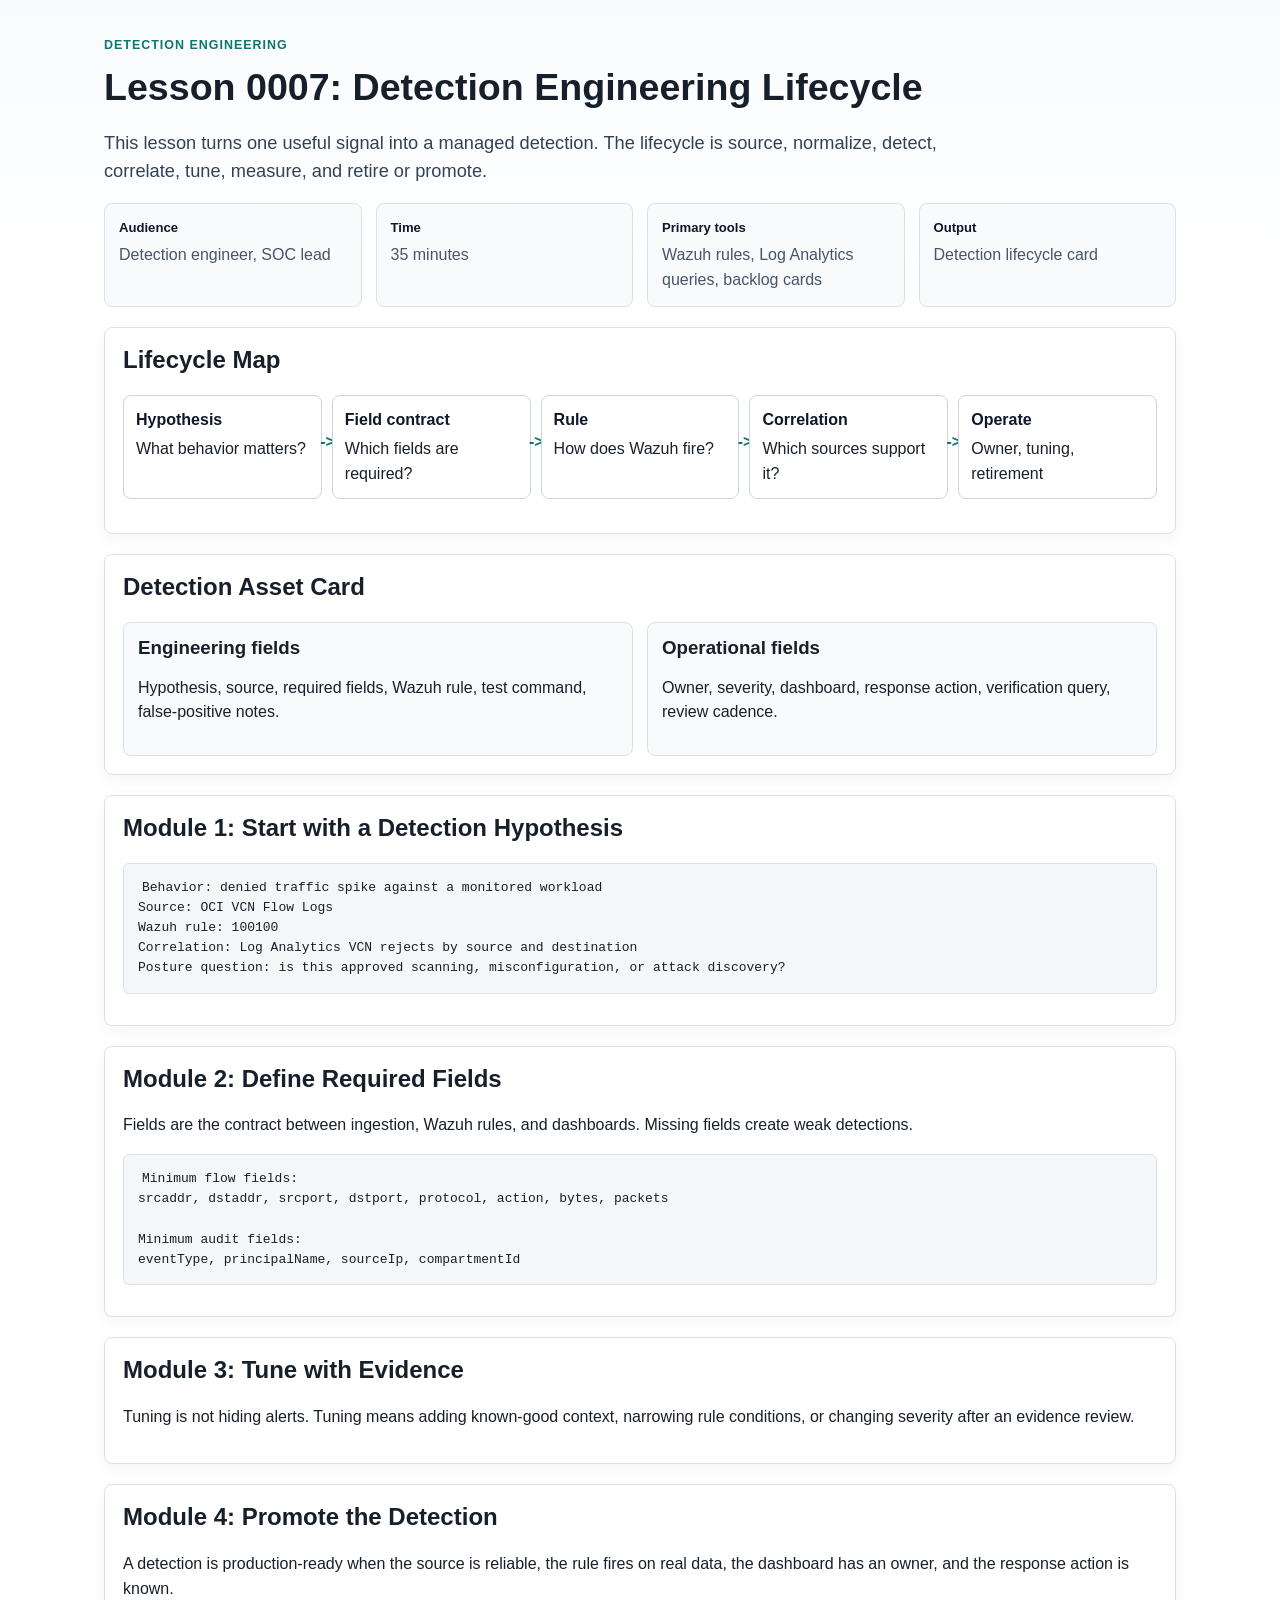
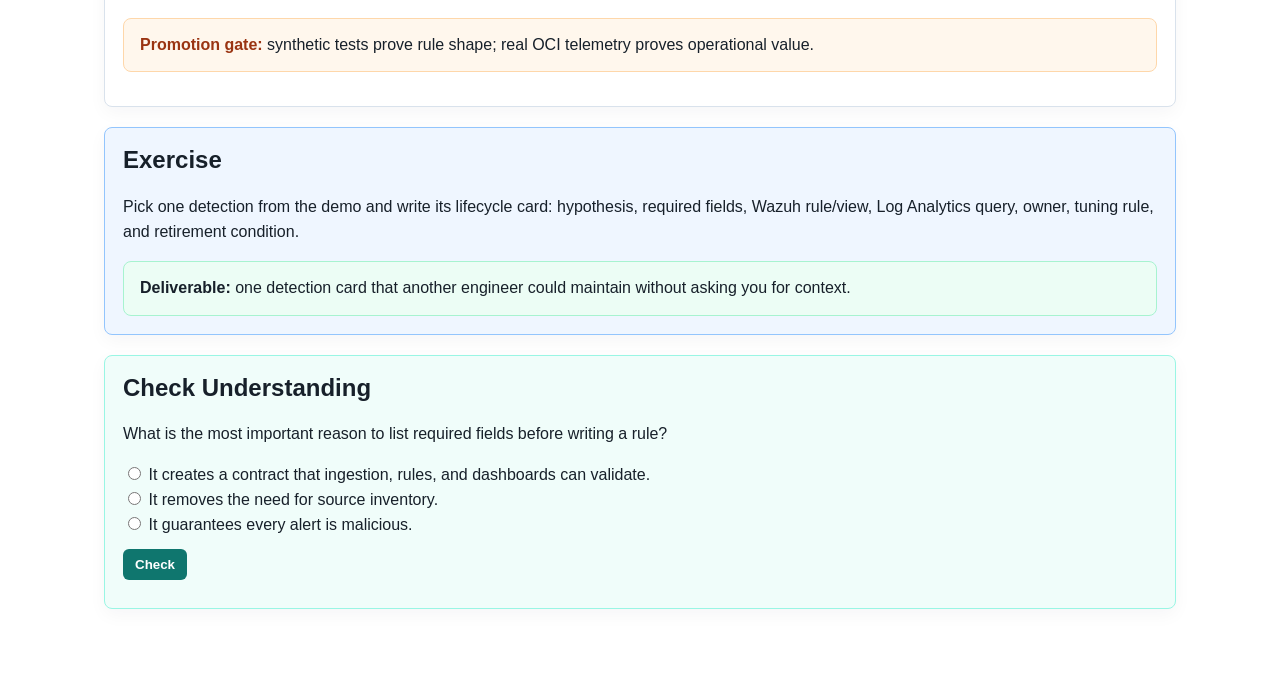
<file: lessons/0007-detection-engineering-lifecycle.html>
<!doctype html>
<html lang="en">
<head>
  <meta charset="utf-8">
  <meta name="viewport" content="width=device-width, initial-scale=1">
  <title>Lesson 0007: Detection Engineering Lifecycle</title>
  <link rel="stylesheet" href="../assets/teach.css">
</head>
<body>
  <p class="kicker">Detection Engineering</p>
  <h1>Lesson 0007: Detection Engineering Lifecycle</h1>

  <p class="lead">This lesson turns one useful signal into a managed detection. The lifecycle is source, normalize, detect, correlate, tune, measure, and retire or promote.</p>

  <div class="lesson-meta">
    <div class="meta-item"><strong>Audience</strong><span>Detection engineer, SOC lead</span></div>
    <div class="meta-item"><strong>Time</strong><span>35 minutes</span></div>
    <div class="meta-item"><strong>Primary tools</strong><span>Wazuh rules, Log Analytics queries, backlog cards</span></div>
    <div class="meta-item"><strong>Output</strong><span>Detection lifecycle card</span></div>
  </div>

  <section class="module">
    <h2>Lifecycle Map</h2>
    <div class="flow">
      <div class="flow-step"><strong>Hypothesis</strong><span>What behavior matters?</span></div>
      <div class="flow-step"><strong>Field contract</strong><span>Which fields are required?</span></div>
      <div class="flow-step"><strong>Rule</strong><span>How does Wazuh fire?</span></div>
      <div class="flow-step"><strong>Correlation</strong><span>Which sources support it?</span></div>
      <div class="flow-step"><strong>Operate</strong><span>Owner, tuning, retirement</span></div>
    </div>
  </section>

  <section class="module">
    <h2>Detection Asset Card</h2>
    <div class="two-column">
      <div class="evidence-card">
        <h3>Engineering fields</h3>
        <p>Hypothesis, source, required fields, Wazuh rule, test command, false-positive notes.</p>
      </div>
      <div class="evidence-card">
        <h3>Operational fields</h3>
        <p>Owner, severity, dashboard, response action, verification query, review cadence.</p>
      </div>
    </div>
  </section>

  <section class="module">
    <h2>Module 1: Start with a Detection Hypothesis</h2>
    <pre><code>Behavior: denied traffic spike against a monitored workload
Source: OCI VCN Flow Logs
Wazuh rule: 100100
Correlation: Log Analytics VCN rejects by source and destination
Posture question: is this approved scanning, misconfiguration, or attack discovery?</code></pre>
  </section>

  <section class="module">
    <h2>Module 2: Define Required Fields</h2>
    <p>Fields are the contract between ingestion, Wazuh rules, and dashboards. Missing fields create weak detections.</p>
    <pre><code>Minimum flow fields:
srcaddr, dstaddr, srcport, dstport, protocol, action, bytes, packets

Minimum audit fields:
eventType, principalName, sourceIp, compartmentId</code></pre>
  </section>

  <section class="module">
    <h2>Module 3: Tune with Evidence</h2>
    <p>Tuning is not hiding alerts. Tuning means adding known-good context, narrowing rule conditions, or changing severity after an evidence review.</p>
  </section>

  <section class="module">
    <h2>Module 4: Promote the Detection</h2>
    <p>A detection is production-ready when the source is reliable, the rule fires on real data, the dashboard has an owner, and the response action is known.</p>
    <div class="callout">
      <strong>Promotion gate:</strong> synthetic tests prove rule shape; real OCI telemetry proves operational value.
    </div>
  </section>

  <section class="check">
    <h2>Exercise</h2>
    <p>Pick one detection from the demo and write its lifecycle card: hypothesis, required fields, Wazuh rule/view, Log Analytics query, owner, tuning rule, and retirement condition.</p>
    <div class="deliverable">
      <strong>Deliverable:</strong> one detection card that another engineer could maintain without asking you for context.
    </div>
  </section>

  <section class="quiz" data-quiz>
    <h2>Check Understanding</h2>
    <p>What is the most important reason to list required fields before writing a rule?</p>
    <label><input type="radio" name="q1" data-correct="true"> It creates a contract that ingestion, rules, and dashboards can validate.</label><br>
    <label><input type="radio" name="q1" data-correct="false"> It removes the need for source inventory.</label><br>
    <label><input type="radio" name="q1" data-correct="false"> It guarantees every alert is malicious.</label><br>
    <button type="button">Check</button>
    <div class="answer" aria-live="polite"></div>
  </section>

  <script src="../assets/quiz.js"></script>
</body>
</html>
</file>
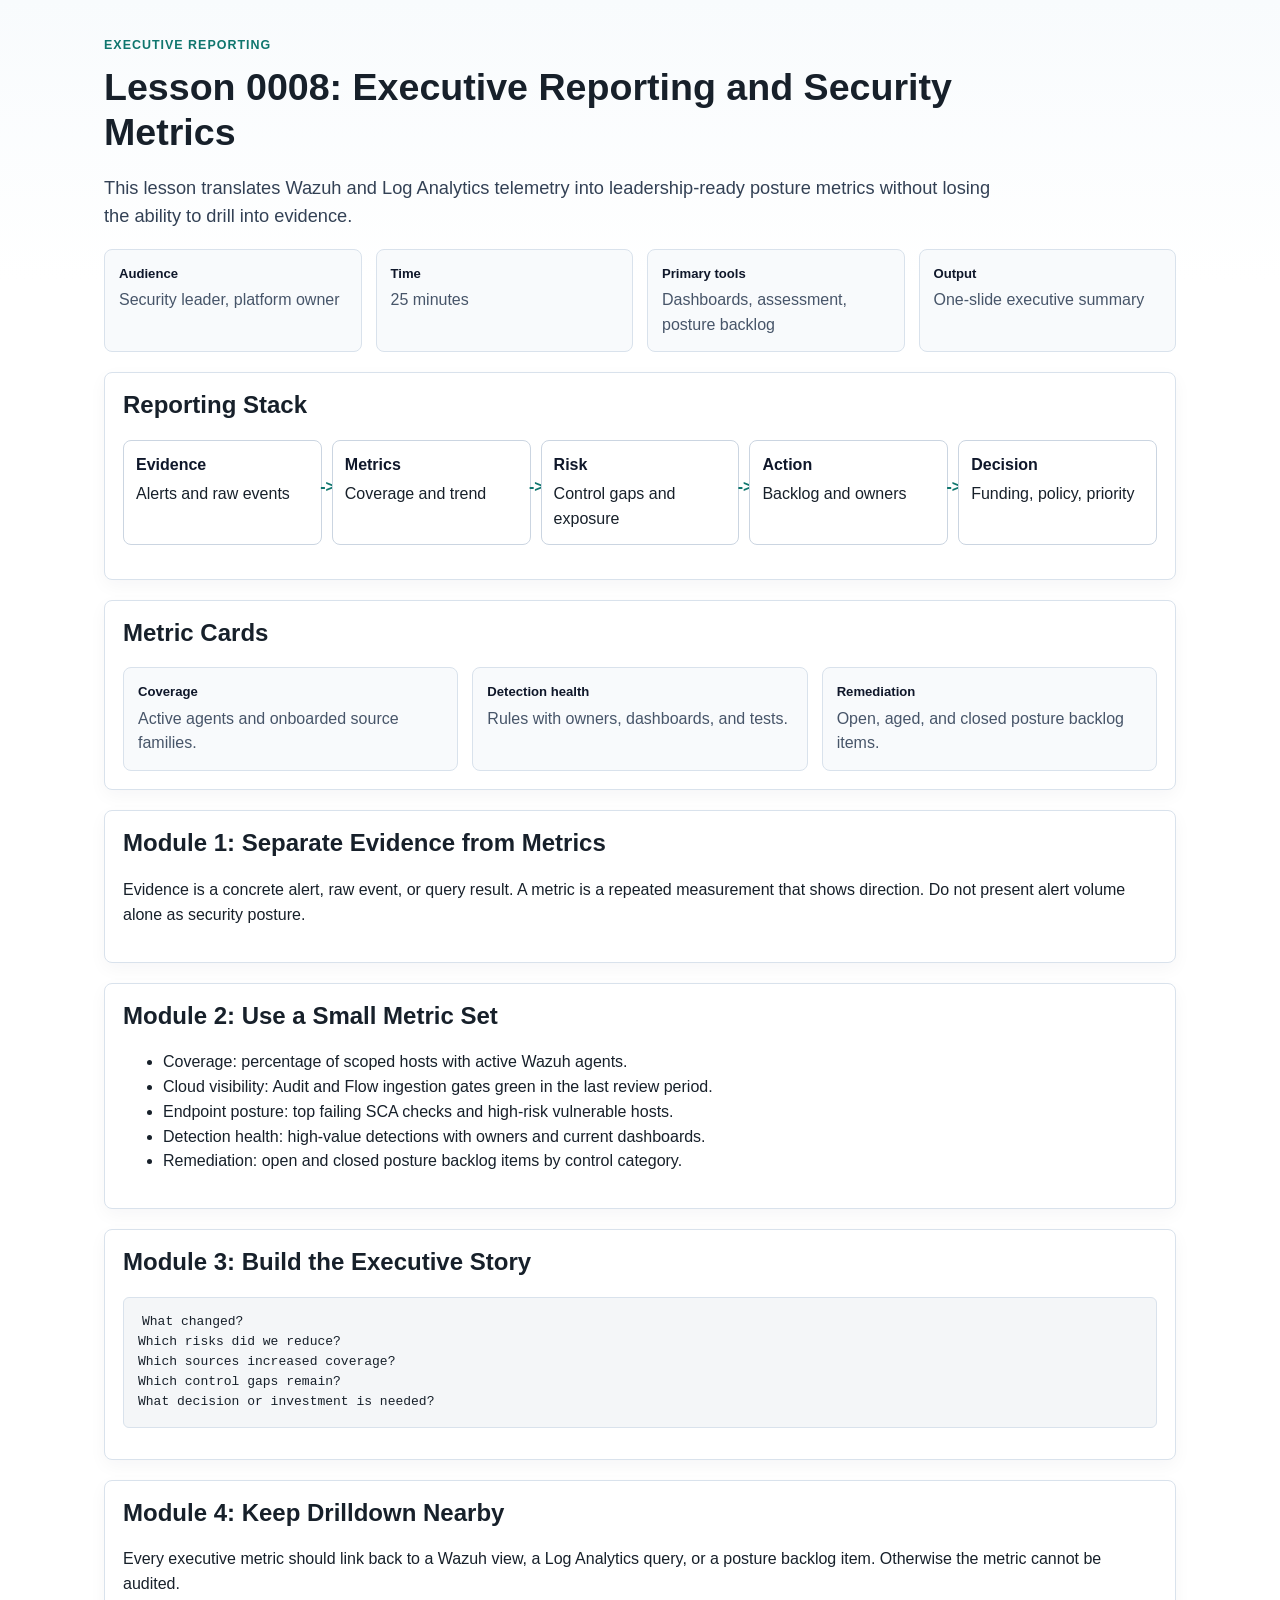
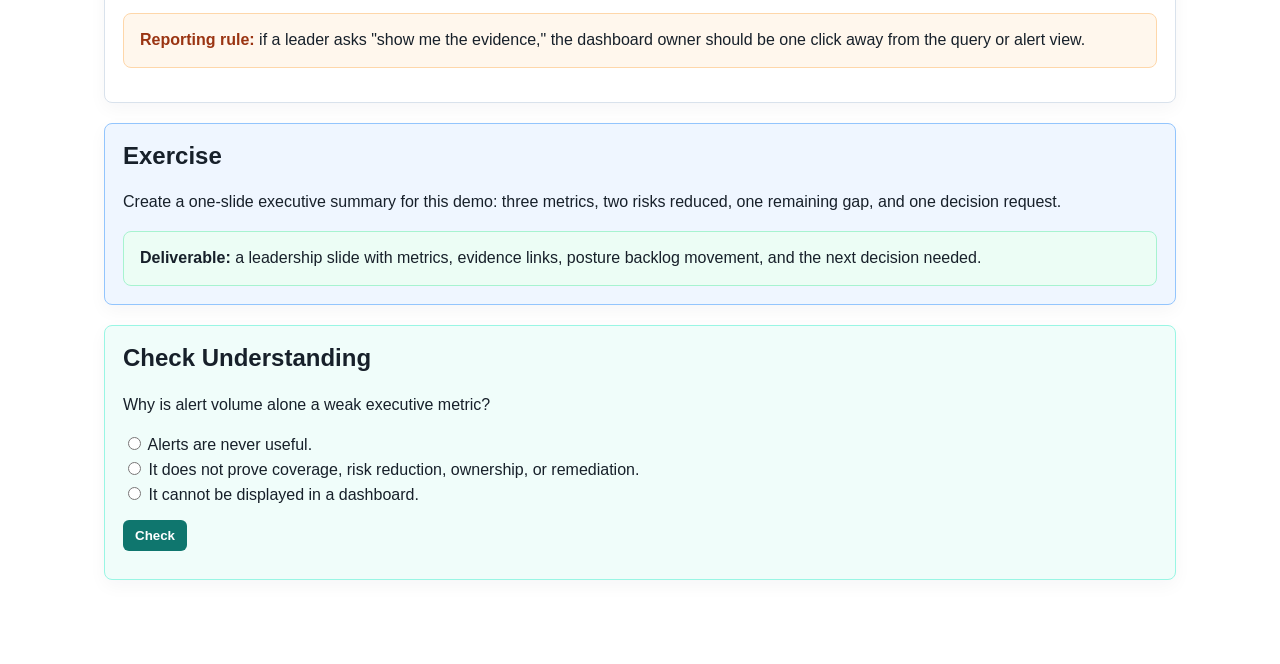
<file: lessons/0008-executive-reporting-and-metrics.html>
<!doctype html>
<html lang="en">
<head>
  <meta charset="utf-8">
  <meta name="viewport" content="width=device-width, initial-scale=1">
  <title>Lesson 0008: Executive Reporting and Security Metrics</title>
  <link rel="stylesheet" href="../assets/teach.css">
</head>
<body>
  <p class="kicker">Executive Reporting</p>
  <h1>Lesson 0008: Executive Reporting and Security Metrics</h1>

  <p class="lead">This lesson translates Wazuh and Log Analytics telemetry into leadership-ready posture metrics without losing the ability to drill into evidence.</p>

  <div class="lesson-meta">
    <div class="meta-item"><strong>Audience</strong><span>Security leader, platform owner</span></div>
    <div class="meta-item"><strong>Time</strong><span>25 minutes</span></div>
    <div class="meta-item"><strong>Primary tools</strong><span>Dashboards, assessment, posture backlog</span></div>
    <div class="meta-item"><strong>Output</strong><span>One-slide executive summary</span></div>
  </div>

  <section class="module">
    <h2>Reporting Stack</h2>
    <div class="flow">
      <div class="flow-step"><strong>Evidence</strong><span>Alerts and raw events</span></div>
      <div class="flow-step"><strong>Metrics</strong><span>Coverage and trend</span></div>
      <div class="flow-step"><strong>Risk</strong><span>Control gaps and exposure</span></div>
      <div class="flow-step"><strong>Action</strong><span>Backlog and owners</span></div>
      <div class="flow-step"><strong>Decision</strong><span>Funding, policy, priority</span></div>
    </div>
  </section>

  <section class="module">
    <h2>Metric Cards</h2>
    <div class="objective-grid">
      <div class="metric"><strong>Coverage</strong><span>Active agents and onboarded source families.</span></div>
      <div class="metric"><strong>Detection health</strong><span>Rules with owners, dashboards, and tests.</span></div>
      <div class="metric"><strong>Remediation</strong><span>Open, aged, and closed posture backlog items.</span></div>
    </div>
  </section>

  <section class="module">
    <h2>Module 1: Separate Evidence from Metrics</h2>
    <p>Evidence is a concrete alert, raw event, or query result. A metric is a repeated measurement that shows direction. Do not present alert volume alone as security posture.</p>
  </section>

  <section class="module">
    <h2>Module 2: Use a Small Metric Set</h2>
    <ul>
      <li>Coverage: percentage of scoped hosts with active Wazuh agents.</li>
      <li>Cloud visibility: Audit and Flow ingestion gates green in the last review period.</li>
      <li>Endpoint posture: top failing SCA checks and high-risk vulnerable hosts.</li>
      <li>Detection health: high-value detections with owners and current dashboards.</li>
      <li>Remediation: open and closed posture backlog items by control category.</li>
    </ul>
  </section>

  <section class="module">
    <h2>Module 3: Build the Executive Story</h2>
    <pre><code>What changed?
Which risks did we reduce?
Which sources increased coverage?
Which control gaps remain?
What decision or investment is needed?</code></pre>
  </section>

  <section class="module">
    <h2>Module 4: Keep Drilldown Nearby</h2>
    <p>Every executive metric should link back to a Wazuh view, a Log Analytics query, or a posture backlog item. Otherwise the metric cannot be audited.</p>
    <div class="callout">
      <strong>Reporting rule:</strong> if a leader asks "show me the evidence," the dashboard owner should be one click away from the query or alert view.
    </div>
  </section>

  <section class="check">
    <h2>Exercise</h2>
    <p>Create a one-slide executive summary for this demo: three metrics, two risks reduced, one remaining gap, and one decision request.</p>
    <div class="deliverable">
      <strong>Deliverable:</strong> a leadership slide with metrics, evidence links, posture backlog movement, and the next decision needed.
    </div>
  </section>

  <section class="quiz" data-quiz>
    <h2>Check Understanding</h2>
    <p>Why is alert volume alone a weak executive metric?</p>
    <label><input type="radio" name="q1" data-correct="false"> Alerts are never useful.</label><br>
    <label><input type="radio" name="q1" data-correct="true"> It does not prove coverage, risk reduction, ownership, or remediation.</label><br>
    <label><input type="radio" name="q1" data-correct="false"> It cannot be displayed in a dashboard.</label><br>
    <button type="button">Check</button>
    <div class="answer" aria-live="polite"></div>
  </section>

  <script src="../assets/quiz.js"></script>
</body>
</html>
</file>
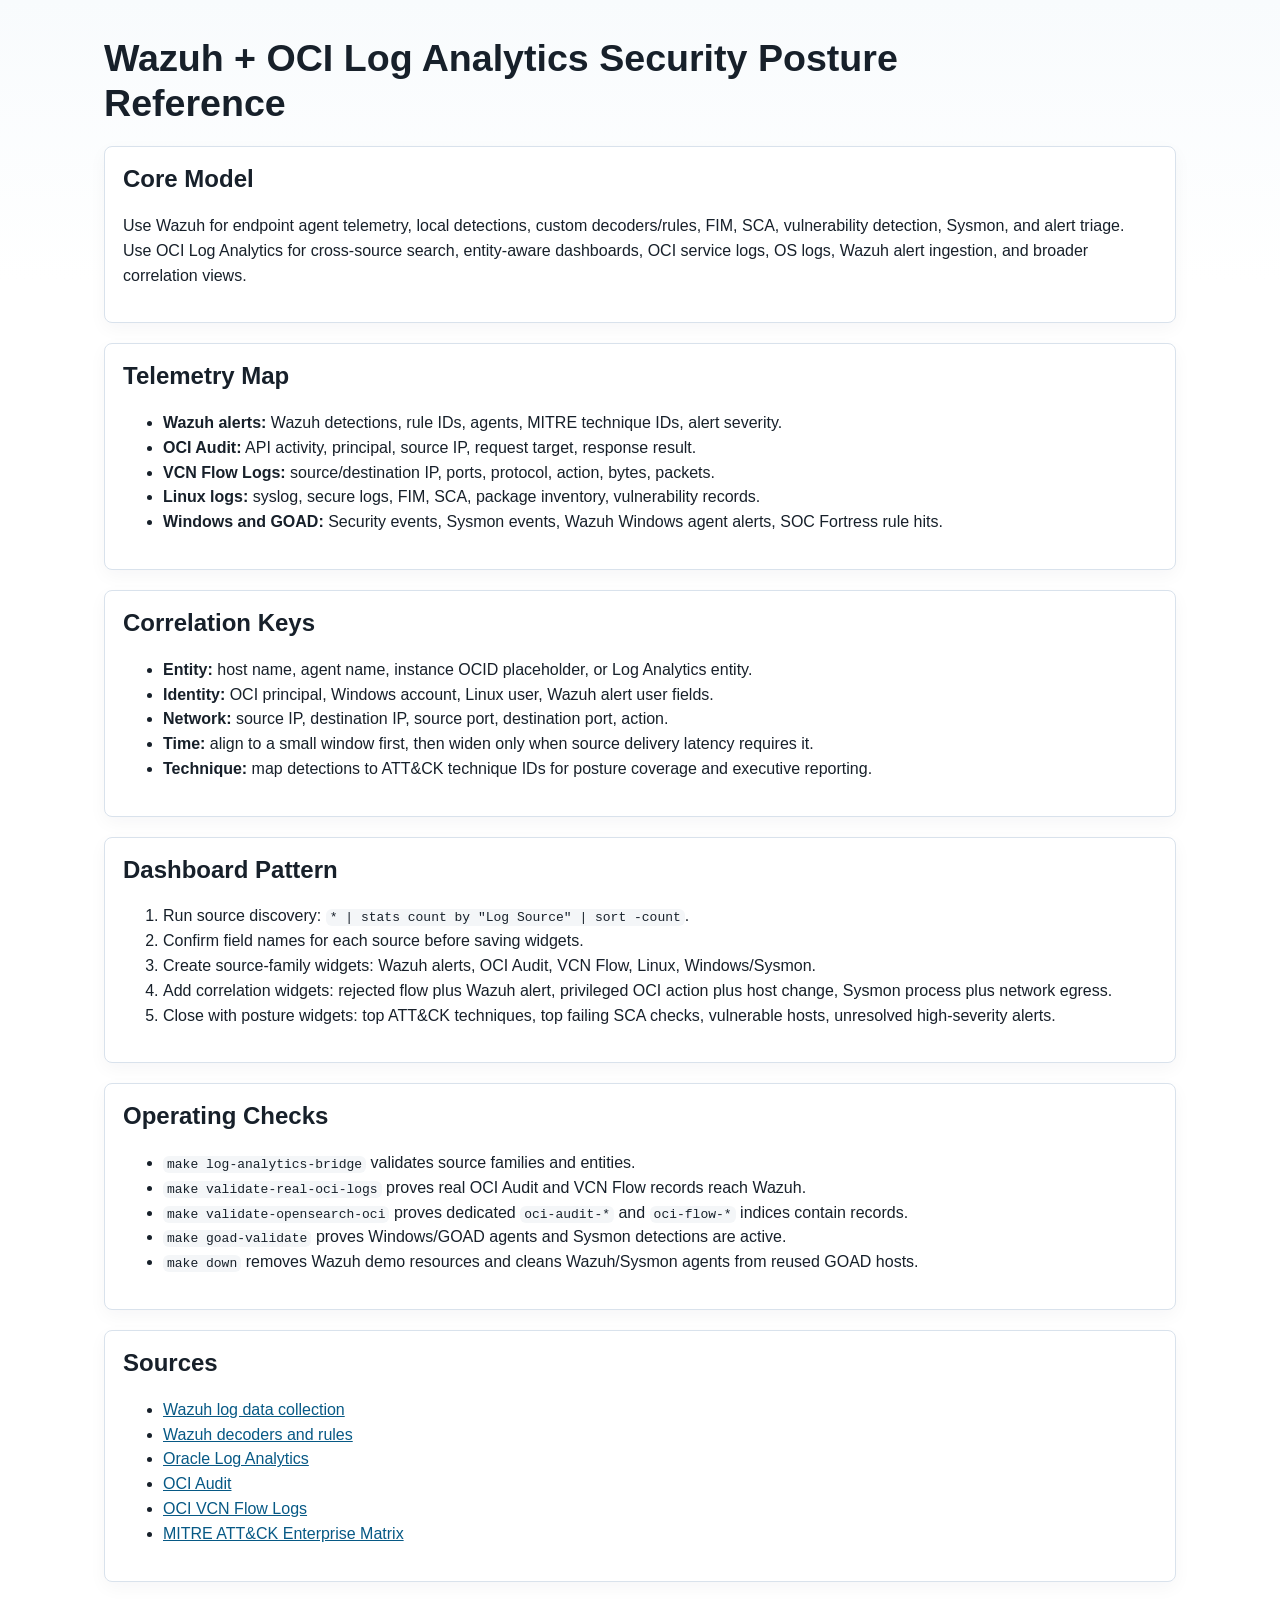
<file: reference/0001-wazuh-log-analytics-security-posture.html>
<!doctype html>
<html lang="en">
<head>
  <meta charset="utf-8">
  <meta name="viewport" content="width=device-width, initial-scale=1">
  <title>Wazuh + OCI Log Analytics Security Posture Reference</title>
  <link rel="stylesheet" href="../assets/teach.css">
</head>
<body>
  <h1>Wazuh + OCI Log Analytics Security Posture Reference</h1>

  <section class="module">
    <h2>Core Model</h2>
    <p>Use Wazuh for endpoint agent telemetry, local detections, custom decoders/rules, FIM, SCA, vulnerability detection, Sysmon, and alert triage. Use OCI Log Analytics for cross-source search, entity-aware dashboards, OCI service logs, OS logs, Wazuh alert ingestion, and broader correlation views.</p>
  </section>

  <section class="module">
    <h2>Telemetry Map</h2>
    <ul>
      <li><strong>Wazuh alerts:</strong> Wazuh detections, rule IDs, agents, MITRE technique IDs, alert severity.</li>
      <li><strong>OCI Audit:</strong> API activity, principal, source IP, request target, response result.</li>
      <li><strong>VCN Flow Logs:</strong> source/destination IP, ports, protocol, action, bytes, packets.</li>
      <li><strong>Linux logs:</strong> syslog, secure logs, FIM, SCA, package inventory, vulnerability records.</li>
      <li><strong>Windows and GOAD:</strong> Security events, Sysmon events, Wazuh Windows agent alerts, SOC Fortress rule hits.</li>
    </ul>
  </section>

  <section class="module">
    <h2>Correlation Keys</h2>
    <ul>
      <li><strong>Entity:</strong> host name, agent name, instance OCID placeholder, or Log Analytics entity.</li>
      <li><strong>Identity:</strong> OCI principal, Windows account, Linux user, Wazuh alert user fields.</li>
      <li><strong>Network:</strong> source IP, destination IP, source port, destination port, action.</li>
      <li><strong>Time:</strong> align to a small window first, then widen only when source delivery latency requires it.</li>
      <li><strong>Technique:</strong> map detections to ATT&CK technique IDs for posture coverage and executive reporting.</li>
    </ul>
  </section>

  <section class="module">
    <h2>Dashboard Pattern</h2>
    <ol>
      <li>Run source discovery: <code>* | stats count by "Log Source" | sort -count</code>.</li>
      <li>Confirm field names for each source before saving widgets.</li>
      <li>Create source-family widgets: Wazuh alerts, OCI Audit, VCN Flow, Linux, Windows/Sysmon.</li>
      <li>Add correlation widgets: rejected flow plus Wazuh alert, privileged OCI action plus host change, Sysmon process plus network egress.</li>
      <li>Close with posture widgets: top ATT&CK techniques, top failing SCA checks, vulnerable hosts, unresolved high-severity alerts.</li>
    </ol>
  </section>

  <section class="module">
    <h2>Operating Checks</h2>
    <ul>
      <li><code>make log-analytics-bridge</code> validates source families and entities.</li>
      <li><code>make validate-real-oci-logs</code> proves real OCI Audit and VCN Flow records reach Wazuh.</li>
      <li><code>make validate-opensearch-oci</code> proves dedicated <code>oci-audit-*</code> and <code>oci-flow-*</code> indices contain records.</li>
      <li><code>make goad-validate</code> proves Windows/GOAD agents and Sysmon detections are active.</li>
      <li><code>make down</code> removes Wazuh demo resources and cleans Wazuh/Sysmon agents from reused GOAD hosts.</li>
    </ul>
  </section>

  <section class="module">
    <h2>Sources</h2>
    <ul>
      <li><a href="https://documentation.wazuh.com/current/user-manual/capabilities/log-data-collection/index.html">Wazuh log data collection</a></li>
      <li><a href="https://documentation.wazuh.com/current/user-manual/ruleset/index.html">Wazuh decoders and rules</a></li>
      <li><a href="https://docs.oracle.com/en-us/iaas/log-analytics/home.htm">Oracle Log Analytics</a></li>
      <li><a href="https://docs.oracle.com/en-us/iaas/Content/Audit/Concepts/auditoverview.htm">OCI Audit</a></li>
      <li><a href="https://docs.oracle.com/en-us/iaas/Content/Network/Concepts/vcn_flow_logs.htm">OCI VCN Flow Logs</a></li>
      <li><a href="https://attack.mitre.org/matrices/enterprise/">MITRE ATT&CK Enterprise Matrix</a></li>
    </ul>
  </section>
</body>
</html>
</file>
<file: assets/teach.css>
* {
  box-sizing: border-box;
}

body {
  background:
    linear-gradient(180deg, #f8fbfd 0%, #ffffff 280px),
    #ffffff;
  color: #17202a;
  font-family: -apple-system, BlinkMacSystemFont, "Segoe UI", sans-serif;
  line-height: 1.55;
  margin: 0 auto;
  max-width: 1120px;
  padding: 36px 24px 64px;
}

h1,
h2,
h3 {
  line-height: 1.2;
}

h1 {
  border-bottom: 0;
  font-size: 2.35rem;
  letter-spacing: 0;
  margin: 0 0 14px;
  max-width: 980px;
  padding-bottom: 0;
}

a {
  color: #075985;
}

code,
pre {
  background: #f4f6f8;
  border-radius: 6px;
}

code {
  padding: 1px 4px;
}

pre {
  border: 1px solid #d9e2ec;
  overflow-x: auto;
  padding: 14px;
}

table {
  border-collapse: collapse;
  margin: 16px 0;
  width: 100%;
}

td,
th {
  border-bottom: 1px solid #d9e2ec;
  padding: 10px 12px;
  text-align: left;
  vertical-align: top;
}

th {
  background: #f8fafc;
  color: #334155;
  font-size: 0.9rem;
}

img {
  border: 1px solid #d9e2ec;
  border-radius: 8px;
  max-width: 100%;
}

.lead {
  color: #334155;
  font-size: 1.14rem;
  max-width: 900px;
}

.kicker {
  color: #0f766e;
  font-size: 0.78rem;
  font-weight: 750;
  letter-spacing: 0.08em;
  margin: 0 0 10px;
  text-transform: uppercase;
}

.lesson-hero {
  background: #ffffff;
  border: 1px solid #d9e2ec;
  border-radius: 10px;
  box-shadow: 0 12px 30px rgba(15, 23, 42, 0.08);
  margin: 0 0 24px;
  padding: 24px;
}

.lesson-meta,
.objective-grid,
.dashboard-grid,
.two-column {
  display: grid;
  gap: 14px;
}

.lesson-meta {
  grid-template-columns: repeat(4, minmax(0, 1fr));
  margin: 18px 0 0;
}

.meta-item,
.objective,
.metric,
.evidence-card {
  background: #f8fafc;
  border: 1px solid #d9e2ec;
  border-radius: 8px;
  padding: 14px;
}

.meta-item strong,
.metric strong {
  color: #0f172a;
  display: block;
  font-size: 0.82rem;
  margin-bottom: 4px;
}

.meta-item span,
.metric span {
  color: #475569;
}

.objective-grid {
  grid-template-columns: repeat(3, minmax(0, 1fr));
}

.dashboard-grid,
.two-column {
  grid-template-columns: repeat(2, minmax(0, 1fr));
}

.objective,
.evidence-card {
  min-height: 112px;
}

.objective h3,
.evidence-card h3 {
  margin: 0 0 8px;
}

.flow {
  align-items: stretch;
  display: grid;
  gap: 10px;
  grid-template-columns: repeat(5, minmax(0, 1fr));
  margin: 16px 0;
}

.flow-step {
  background: #ffffff;
  border: 1px solid #cbd5e1;
  border-radius: 8px;
  min-height: 96px;
  padding: 12px;
  position: relative;
}

.flow-step::after {
  color: #0f766e;
  content: "->";
  font-weight: 800;
  position: absolute;
  right: -14px;
  top: 34px;
}

.flow-step:last-child::after {
  content: "";
}

.flow-step strong {
  color: #0f172a;
  display: block;
  margin-bottom: 4px;
}

.badge-row {
  display: flex;
  flex-wrap: wrap;
  gap: 8px;
  margin: 14px 0;
}

.badge {
  background: #ecfeff;
  border: 1px solid #a5f3fc;
  border-radius: 999px;
  color: #155e75;
  font-size: 0.84rem;
  font-weight: 650;
  padding: 5px 10px;
}

.callout {
  background: #fff7ed;
  border: 1px solid #fed7aa;
  border-radius: 8px;
  margin: 16px 0;
  padding: 14px 16px;
}

.callout strong {
  color: #9a3412;
}

.deliverable {
  background: #ecfdf5;
  border: 1px solid #a7f3d0;
  border-radius: 8px;
  padding: 14px 16px;
}

.module,
.check,
.quiz {
  border: 1px solid #d9e2ec;
  border-radius: 8px;
  background: #ffffff;
  box-shadow: 0 6px 18px rgba(15, 23, 42, 0.04);
  margin: 20px 0;
  padding: 18px;
}

.module h2,
.check h2,
.quiz h2 {
  margin-top: 0;
}

.check {
  border-color: #93c5fd;
  background: #eff6ff;
}

.quiz {
  border-color: #99f6e4;
  background: #f0fdfa;
}

.quiz button {
  background: #0f766e;
  border: 0;
  border-radius: 6px;
  color: white;
  cursor: pointer;
  font-weight: 600;
  margin-top: 12px;
  padding: 8px 12px;
}

.answer {
  margin-top: 10px;
}

.small {
  color: #64748b;
  font-size: 0.9rem;
}

@media (max-width: 800px) {
  body {
    padding: 22px 14px 42px;
  }

  h1 {
    font-size: 1.75rem;
  }

  .lesson-meta,
  .objective-grid,
  .dashboard-grid,
  .two-column,
  .flow {
    grid-template-columns: 1fr;
  }

  .flow-step::after {
    content: "";
  }
}

@media print {
  body {
    max-width: none;
    padding: 0;
  }

  a::after {
    content: " (" attr(href) ")";
    font-size: 0.9em;
  }
}
</file>
